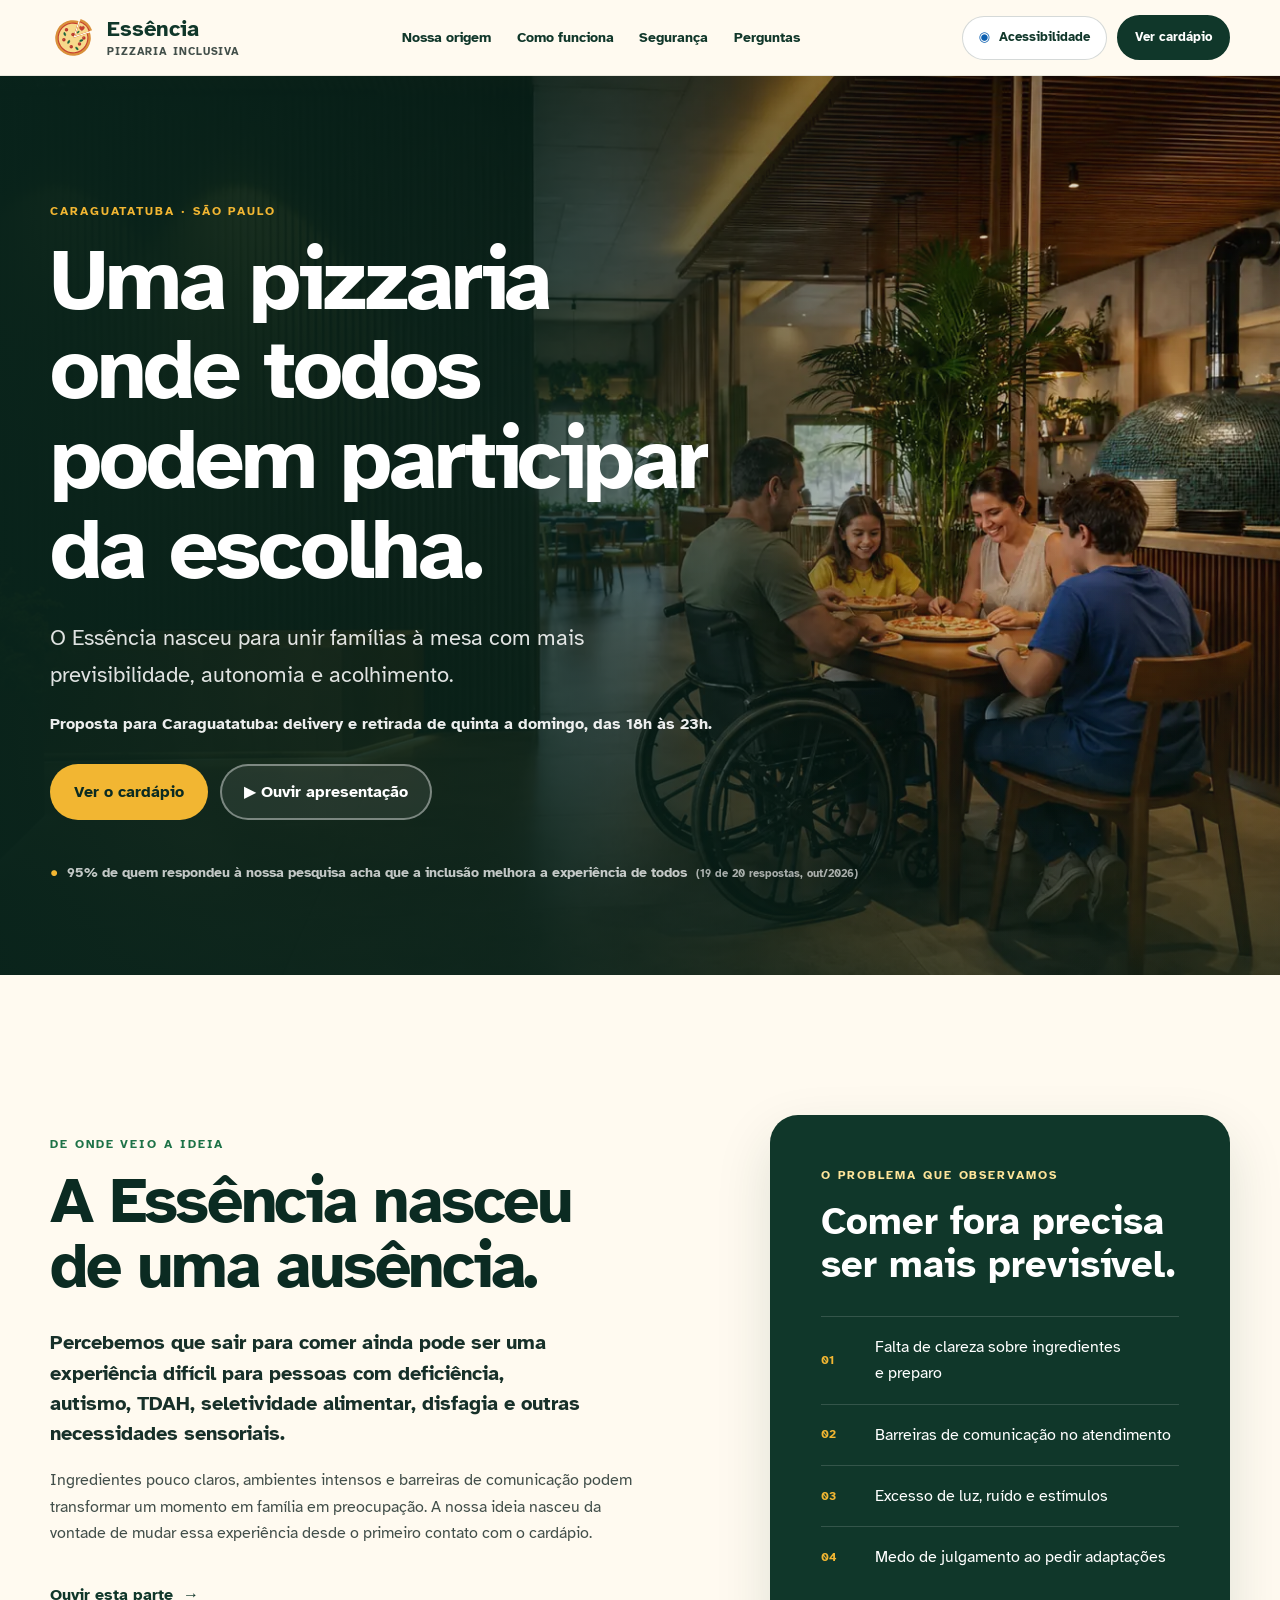
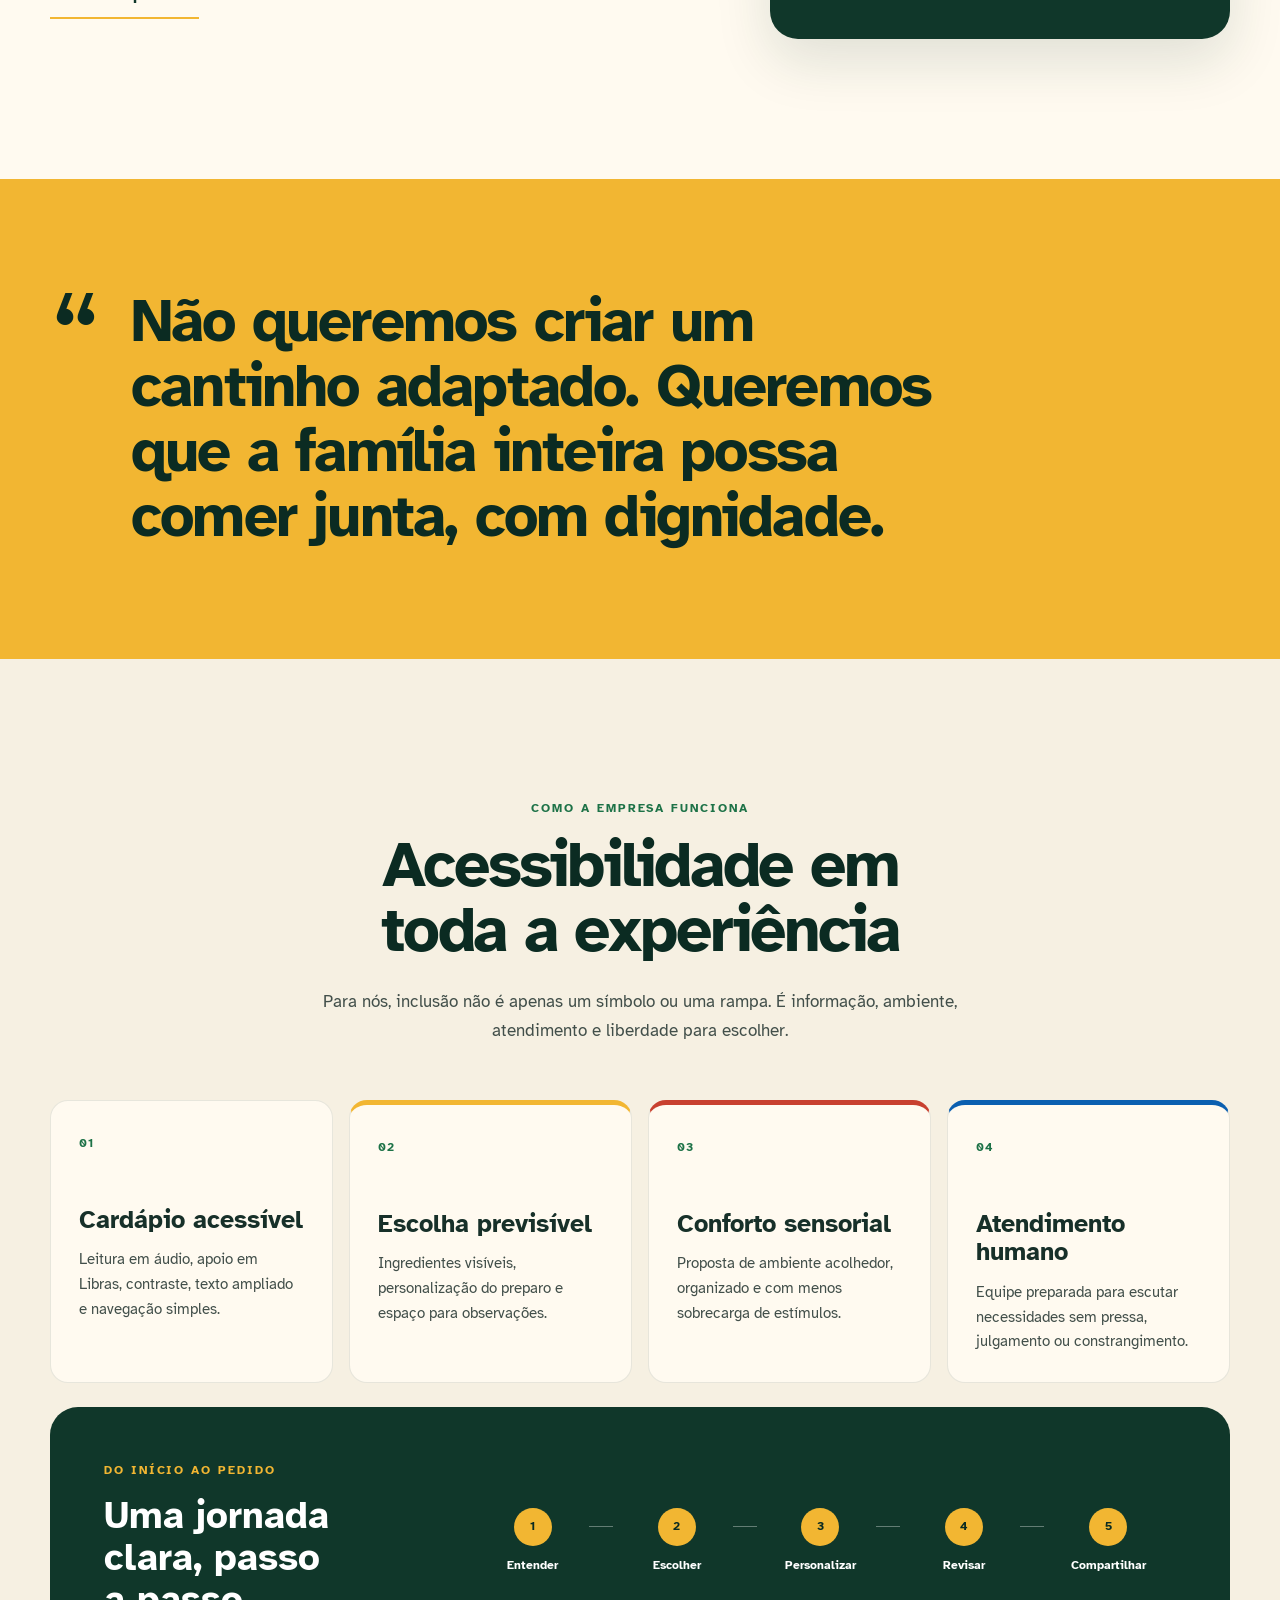
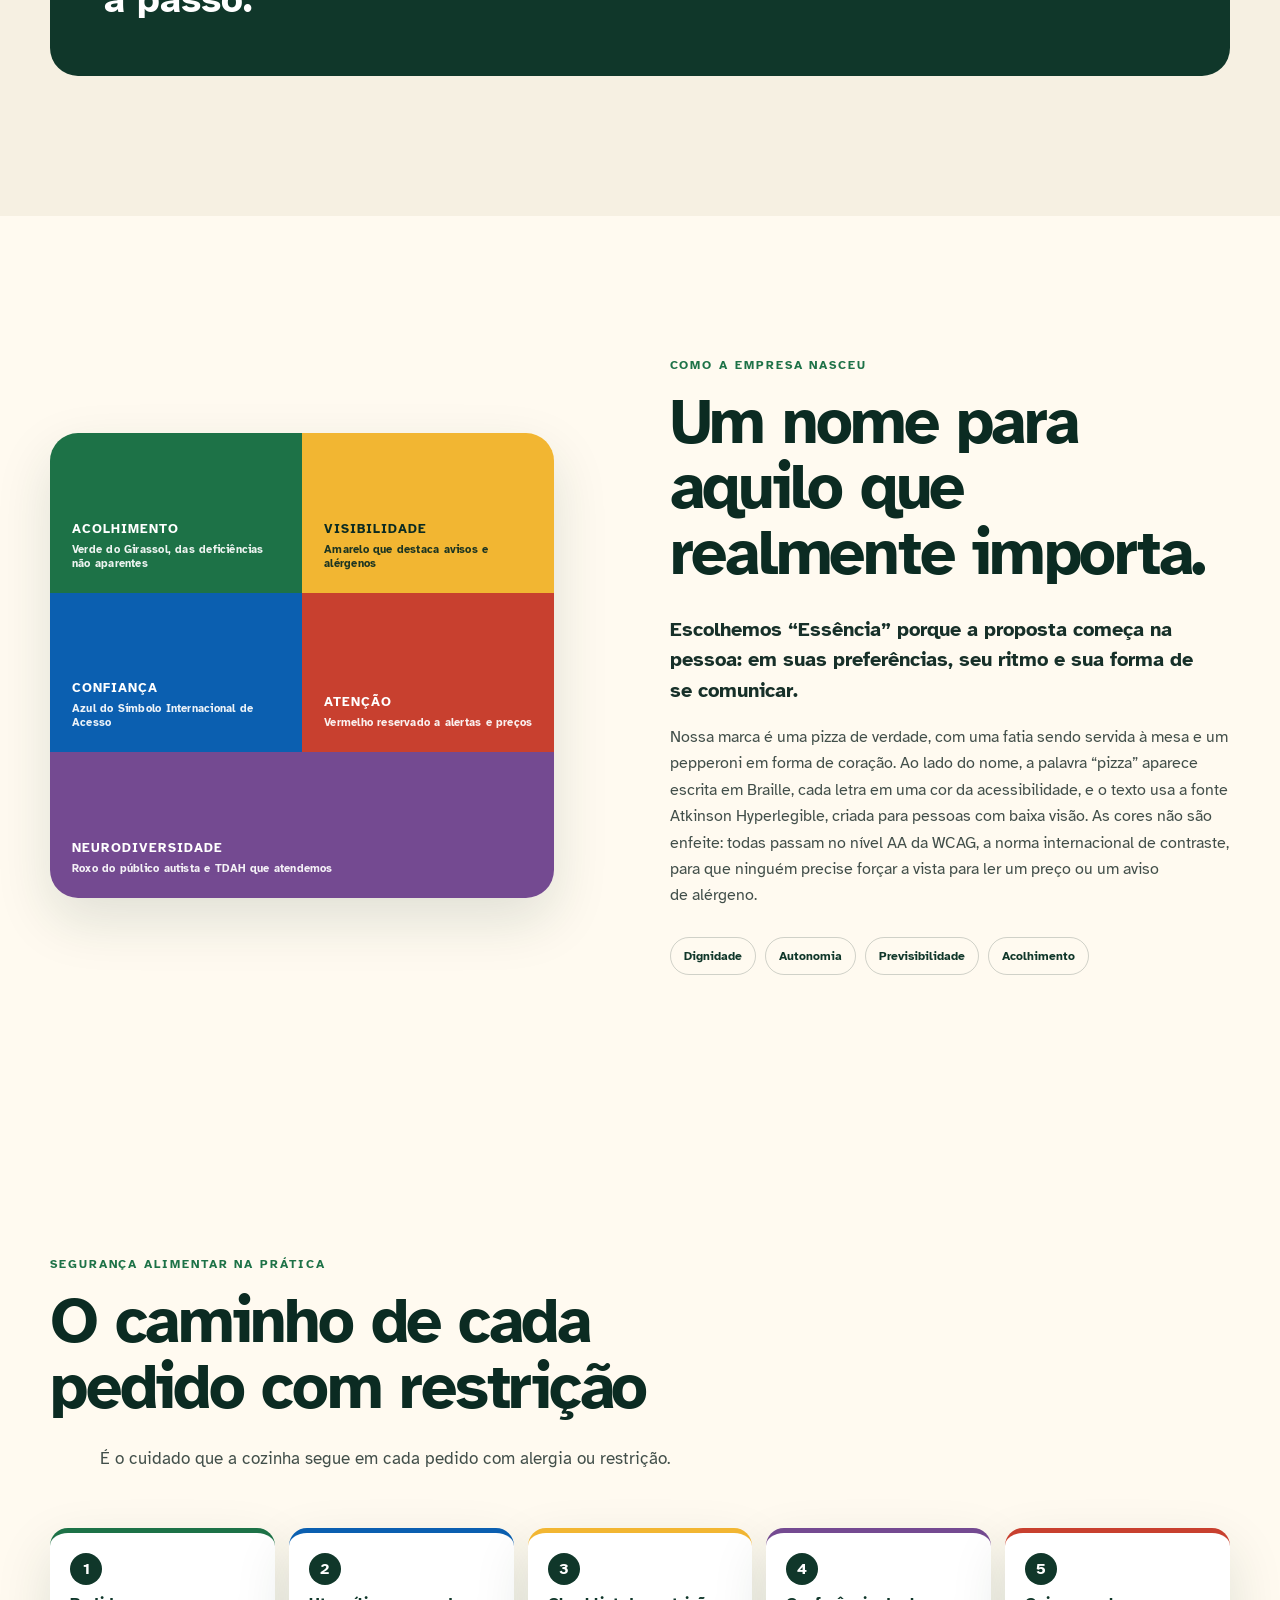
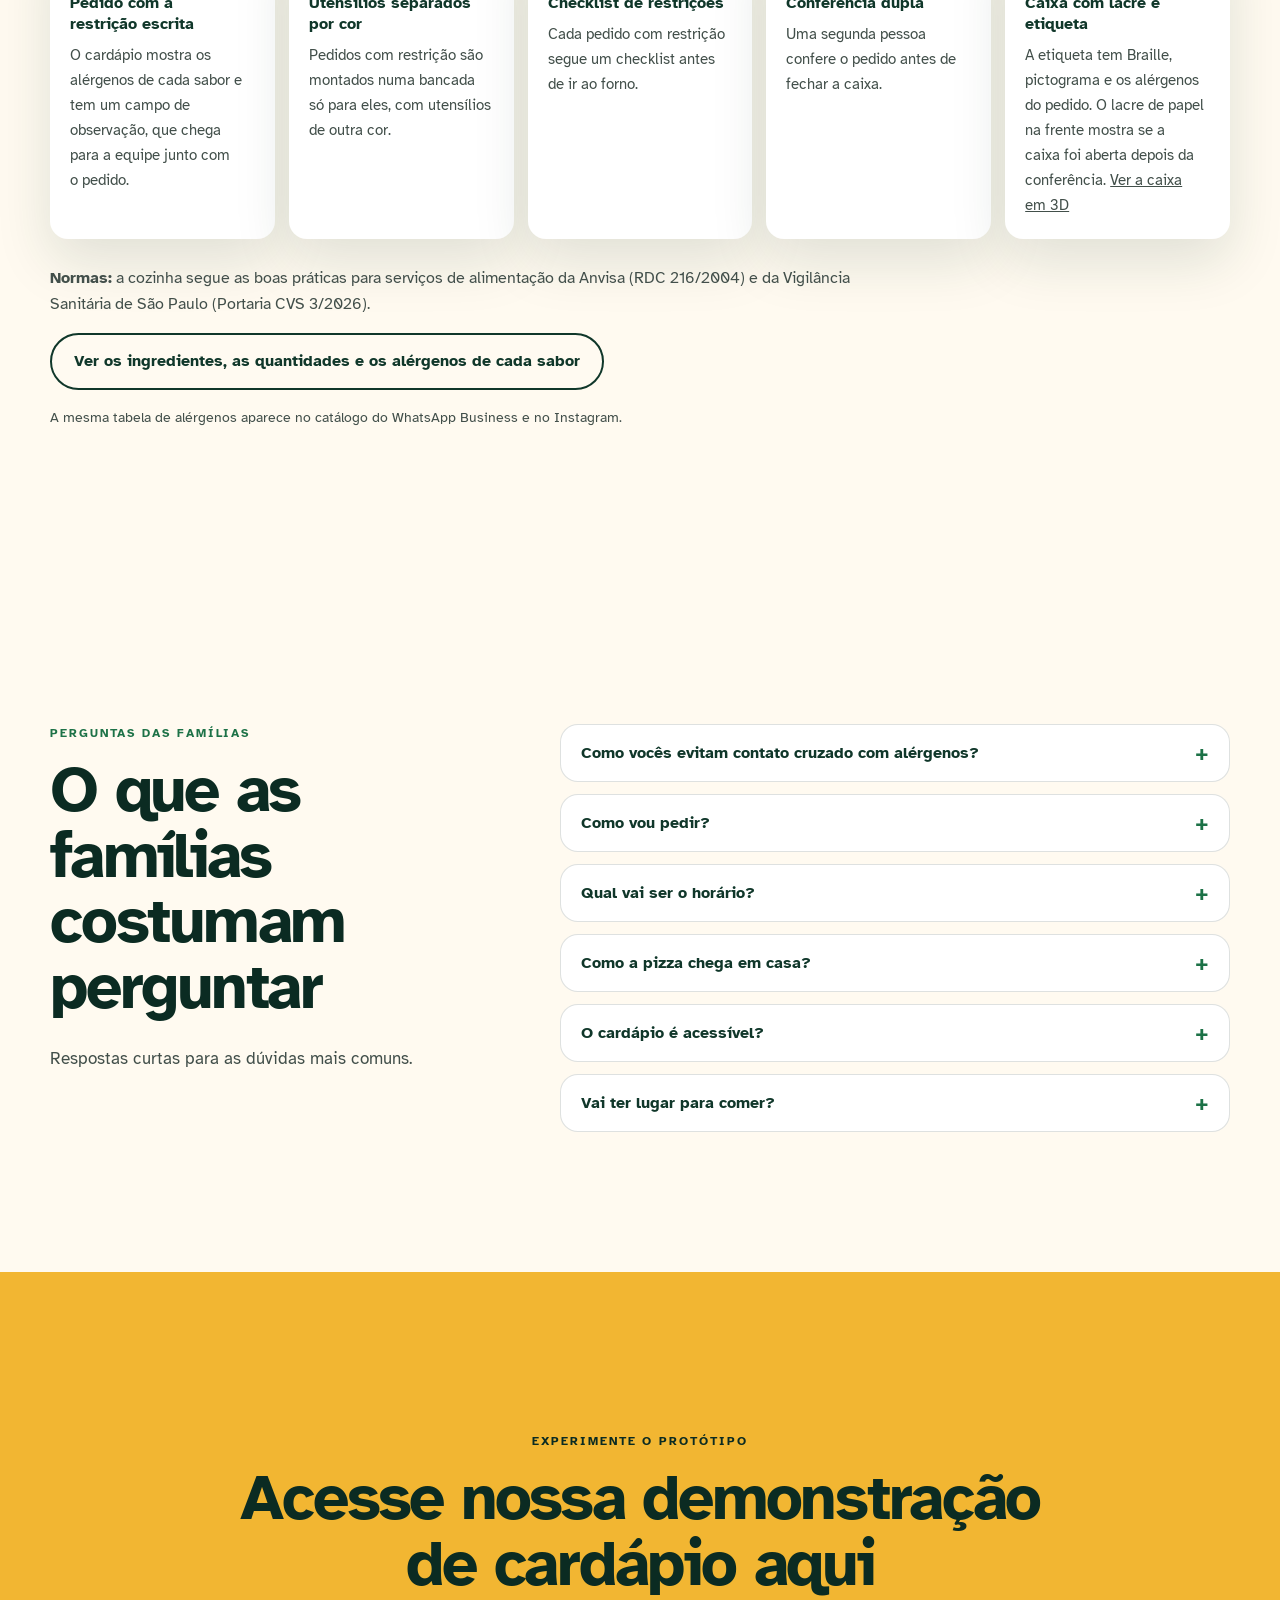
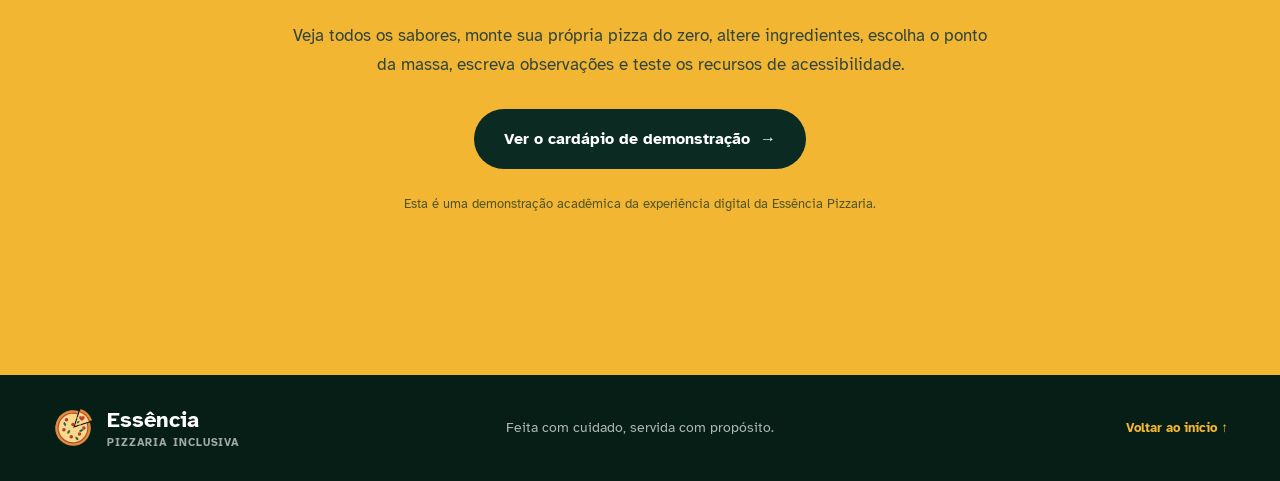
<file: index.html>
<!doctype html>
<html lang="pt-BR">
<head>
  <meta charset="utf-8">
  <meta name="viewport" content="width=device-width, initial-scale=1">
  <meta name="description" content="Pizzaria inclusiva em Caraguatatuba: cardápio com ingredientes e alérgenos à vista, áudio e Libras, delivery e retirada sem fila.">
  <meta name="theme-color" content="#173f31">
  <title>Pizzaria inclusiva em Caraguatatuba | Essência</title>
  <link rel="canonical" href="https://gg0185465-create.github.io/essencia-pizzaria/">
  <meta name="referrer" content="strict-origin-when-cross-origin">
  <meta property="og:type" content="website">
  <meta property="og:locale" content="pt_BR">
  <meta property="og:site_name" content="Essência Pizzaria">
  <meta property="og:title" content="Pizzaria inclusiva em Caraguatatuba | Essência">
  <meta property="og:description" content="Pizzaria inclusiva em Caraguatatuba: cardápio com ingredientes e alérgenos à vista, áudio e Libras, delivery e retirada sem fila.">
  <meta property="og:url" content="https://gg0185465-create.github.io/essencia-pizzaria/">
  <meta property="og:image" content="https://gg0185465-create.github.io/essencia-pizzaria/assets/og-essencia.jpg">
  <meta property="og:image:width" content="1200">
  <meta property="og:image:height" content="630">
  <meta property="og:image:alt" content="Essência, pizzaria inclusiva em Caraguatatuba: família à mesa com cadeira de rodas.">
  <meta name="twitter:card" content="summary_large_image">
  <link rel="icon" href="assets/logo-essencia-marca.svg" type="image/svg+xml">
  <link rel="apple-touch-icon" href="assets/logo-essencia-marca.svg">
  <link rel="preconnect" href="https://fonts.googleapis.com">
  <link rel="preconnect" href="https://fonts.gstatic.com" crossorigin>
  <link rel="stylesheet" href="https://fonts.googleapis.com/css2?family=Atkinson+Hyperlegible:ital,wght@0,400;0,700;1,400;1,700&display=swap">
  <link rel="stylesheet" href="styles.css">
  <link rel="stylesheet" href="movimento.css">
  <script type="application/ld+json">{"@context": "https://schema.org", "@type": "FAQPage", "mainEntity": [{"@type": "Question", "name": "Como vocês evitam contato cruzado com alérgenos?", "acceptedAnswer": {"@type": "Answer", "text": "Na proposta da cozinha, os utensílios são separados por cor, há uma bancada só para pedidos com restrição e cada pedido segue um checklist de restrições. Antes de fechar a caixa, uma segunda pessoa confere o pedido. Mesmo assim, retirar um ingrediente não elimina o risco de contato cruzado: escreva a alergia na observação do pedido."}}, {"@type": "Question", "name": "Como vou pedir?", "acceptedAnswer": {"@type": "Answer", "text": "Pelo WhatsApp, pelo iFood ou com retirada no balcão, com horário marcado e sem fila. No cardápio do site você vê cada ingrediente, a quantidade e os alérgenos antes de escolher."}}, {"@type": "Question", "name": "Qual vai ser o horário?", "acceptedAnswer": {"@type": "Answer", "text": "De quinta a domingo, das 18h às 23h. A massa é preparada à tarde."}}, {"@type": "Question", "name": "Como a pizza chega em casa?", "acceptedAnswer": {"@type": "Answer", "text": "Na caixa de papelão kraft com etiqueta em Braille, pictograma, os alérgenos do pedido e um lacre de papel na frente, que mostra se a caixa foi aberta depois da conferência na cozinha."}}, {"@type": "Question", "name": "O cardápio é acessível?", "acceptedAnswer": {"@type": "Answer", "text": "Sim. Ele tem leitura em áudio, tradutor de Libras (VLibras), texto maior, alto contraste e modo foco, e você pode montar a pizza do zero, ingrediente por ingrediente."}}, {"@type": "Question", "name": "Vai ter lugar para comer?", "acceptedAnswer": {"@type": "Answer", "text": "No começo, não: é delivery e retirada, mais a Noite Essência, um encontro por mês com som baixo e luz indireta em um espaço parceiro. Depois, a loja vai ter área tranquila, área pet, banheiros acessíveis, piso tátil e estacionamento."}}]}</script>
</head>
<body>
  <a class="skip-link" href="#conteudo">Pular para o conteúdo</a>
  <div class="reading-progress" aria-hidden="true"><span id="readingProgress"></span></div>

  <header class="site-header" aria-label="Cabeçalho principal">
    <a class="brand" href="#inicio" aria-label="Essência Pizzaria inclusiva, voltar ao início">
      <img class="brand-logo" src="assets/logo-essencia-marca.svg" alt="" width="46" height="46">
      <span><strong>Essência</strong><small>Pizzaria inclusiva</small></span>
    </a>

    <nav class="main-nav" aria-label="Navegação principal">
      <a href="#origem">Nossa origem</a>
      <a href="#funciona">Como funciona</a>
      <a href="#seguranca">Segurança</a>
      <a href="#perguntas">Perguntas</a>
    </nav>

    <div class="header-actions">
      <button class="access-button" id="openAccessibility" type="button" aria-haspopup="dialog">
        <span aria-hidden="true">◉</span> Acessibilidade
      </button>
      <a class="menu-button" href="cardapio/index.html">Ver cardápio</a>
    </div>
  </header>

  <main id="conteudo">
    <section class="hero" id="inicio" aria-labelledby="hero-title">
      <div class="hero-overlay"></div>
      <div class="hero-content container">
        <p class="eyebrow light">Caraguatatuba · São Paulo</p>
        <h1 id="hero-title">Uma pizzaria onde todos podem participar da escolha.</h1>
        <p class="hero-lead">O Essência nasceu para unir famílias à mesa com mais previsibilidade, autonomia e acolhimento.</p>
        <p class="hero-fact">Proposta para Caraguatatuba: delivery e retirada de quinta a domingo, das 18h às 23h.</p>
        <div class="hero-actions">
          <a class="button primary" href="cardapio/index.html">Ver o cardápio</a>
          <button class="button ghost speech-trigger" type="button" data-speech="intro">▶ Ouvir apresentação</button>
        </div>
        <p class="hero-note"><span aria-hidden="true">●</span> 95% de quem respondeu à nossa pesquisa acha que a inclusão melhora a experiência de todos <small>(19 de 20 respostas, out/2026)</small></p>
      </div>
    </section>

    <section class="section origin" id="origem" aria-labelledby="origin-title">
      <div class="container two-columns">
        <div class="story-copy">
          <p class="eyebrow">De onde veio a ideia</p>
          <h2 id="origin-title">A Essência nasceu de uma ausência.</h2>
          <p class="lead">Percebemos que sair para comer ainda pode ser uma experiência difícil para pessoas com deficiência, autismo, TDAH, seletividade alimentar, disfagia e outras necessidades sensoriais.</p>
          <p>Ingredientes pouco claros, ambientes intensos e barreiras de comunicação podem transformar um momento em família em preocupação. A nossa ideia nasceu da vontade de mudar essa experiência desde o primeiro contato com o cardápio.</p>
          <button class="text-button speech-trigger" type="button" data-speech="origem">Ouvir esta parte <span aria-hidden="true">→</span></button>
        </div>

        <aside class="problem-card" aria-labelledby="problem-title">
          <p class="eyebrow dark">O problema que observamos</p>
          <h3 id="problem-title">Comer fora precisa ser mais previsível.</h3>
          <ul class="check-list">
            <li><span aria-hidden="true">01</span> Falta de clareza sobre ingredientes e preparo</li>
            <li><span aria-hidden="true">02</span> Barreiras de comunicação no atendimento</li>
            <li><span aria-hidden="true">03</span> Excesso de luz, ruído e estímulos</li>
            <li><span aria-hidden="true">04</span> Medo de julgamento ao pedir adaptações</li>
          </ul>
        </aside>
      </div>
    </section>

    <section class="belief" aria-label="Nossa convicção">
      <div class="container belief-inner">
        <span class="quote-mark" aria-hidden="true">“</span>
        <blockquote>Não queremos criar um cantinho adaptado. Queremos que a família inteira possa comer junta, com dignidade.</blockquote>
      </div>
    </section>

    <section class="section how" id="funciona" aria-labelledby="how-title">
      <div class="container">
        <div class="section-heading centered">
          <p class="eyebrow">Como a empresa funciona</p>
          <h2 id="how-title">Acessibilidade em toda a experiência</h2>
          <p>Para nós, inclusão não é apenas um símbolo ou uma rampa. É informação, ambiente, atendimento e liberdade para escolher.</p>
        </div>

        <div class="feature-grid">
          <article class="feature-card">
            <span class="feature-number">01</span>
            <h3>Cardápio acessível</h3>
            <p>Leitura em áudio, apoio em Libras, contraste, texto ampliado e navegação simples.</p>
          </article>
          <article class="feature-card">
            <span class="feature-number">02</span>
            <h3>Escolha previsível</h3>
            <p>Ingredientes visíveis, personalização do preparo e espaço para observações.</p>
          </article>
          <article class="feature-card">
            <span class="feature-number">03</span>
            <h3>Conforto sensorial</h3>
            <p>Proposta de ambiente acolhedor, organizado e com menos sobrecarga de estímulos.</p>
          </article>
          <article class="feature-card">
            <span class="feature-number">04</span>
            <h3>Atendimento humano</h3>
            <p>Equipe preparada para escutar necessidades sem pressa, julgamento ou constrangimento.</p>
          </article>
        </div>

        <div class="experience-flow" aria-labelledby="flow-title">
          <div>
            <p class="eyebrow light">Do início ao pedido</p>
            <h3 id="flow-title">Uma jornada clara, passo a passo.</h3>
          </div>
          <ol>
            <li><span>1</span> Entender</li>
            <li><span>2</span> Escolher</li>
            <li><span>3</span> Personalizar</li>
            <li><span>4</span> Revisar</li>
            <li><span>5</span> Compartilhar</li>
          </ol>
        </div>
      </div>
    </section>

    <section class="section identity" id="nascimento" aria-labelledby="identity-title">
      <div class="container two-columns identity-grid">
        <div class="identity-visual" aria-label="Paleta de acessibilidade da Essência e o que cada cor representa">
          <div class="color-band green">Acolhimento<small>Verde do Girassol, das deficiências não aparentes</small></div>
          <div class="color-band yellow">Visibilidade<small>Amarelo que destaca avisos e alérgenos</small></div>
          <div class="color-band blue">Confiança<small>Azul do Símbolo Internacional de Acesso</small></div>
          <div class="color-band red">Atenção<small>Vermelho reservado a alertas e preços</small></div>
          <div class="color-band purple">Neurodiversidade<small>Roxo do público autista e TDAH que atendemos</small></div>
        </div>
        <div class="story-copy">
          <p class="eyebrow">Como a empresa nasceu</p>
          <h2 id="identity-title">Um nome para aquilo que realmente importa.</h2>
          <p class="lead">Escolhemos “Essência” porque a proposta começa na pessoa: em suas preferências, seu ritmo e sua forma de se comunicar.</p>
          <p>Nossa marca é uma pizza de verdade, com uma fatia sendo servida à mesa e um pepperoni em forma de coração. Ao lado do nome, a palavra “pizza” aparece escrita em Braille, cada letra em uma cor da acessibilidade, e o texto usa a fonte Atkinson Hyperlegible, criada para pessoas com baixa visão. As cores não são enfeite: todas passam no nível AA da WCAG, a norma internacional de contraste, para que ninguém precise forçar a vista para ler um preço ou um aviso de alérgeno.</p>
          <div class="values" aria-label="Valores da Essência Pizzaria">
            <span>Dignidade</span><span>Autonomia</span><span>Previsibilidade</span><span>Acolhimento</span>
          </div>
        </div>
      </div>
    </section>

    <section class="section seguranca" id="seguranca" aria-labelledby="seguranca-title">
      <div class="container">
        <div class="section-heading">
          <p class="eyebrow">Segurança alimentar na prática</p>
          <h2 id="seguranca-title">O caminho de cada pedido com restrição</h2>
          <p>É o cuidado que a cozinha segue em cada pedido com alergia ou restrição.</p>
        </div>
        <ol class="protocolo">
          <li><b>1</b><strong>Pedido com a restrição escrita</strong><span>O cardápio mostra os alérgenos de cada sabor e tem um campo de observação, que chega para a equipe junto com o pedido.</span></li>
          <li><b>2</b><strong>Utensílios separados por cor</strong><span>Pedidos com restrição são montados numa bancada só para eles, com utensílios de outra cor.</span></li>
          <li><b>3</b><strong>Checklist de restrições</strong><span>Cada pedido com restrição segue um checklist antes de ir ao forno.</span></li>
          <li><b>4</b><strong>Conferência dupla</strong><span>Uma segunda pessoa confere o pedido antes de fechar a caixa.</span></li>
          <li><b>5</b><strong>Caixa com lacre e etiqueta</strong><span>A etiqueta tem Braille, pictograma e os alérgenos do pedido. O lacre de papel na frente mostra se a caixa foi aberta depois da conferência. <a href="embalagem-3d.html">Ver a caixa em 3D</a></span></li>
        </ol>
        <div class="seguranca-rodape">
          <p><strong>Normas:</strong> a cozinha segue as boas práticas para serviços de alimentação da Anvisa (RDC 216/2004) e da Vigilância Sanitária de São Paulo (Portaria CVS 3/2026).</p>
          <p class="seguranca-links"><a class="button ghost" href="cardapio/index.html#cardapio">Ver os ingredientes, as quantidades e os alérgenos de cada sabor</a></p>
          <p class="small-print">A mesma tabela de alérgenos aparece no catálogo do WhatsApp Business e no Instagram.</p>
        </div>
      </div>
    </section>

    <section class="section faq" id="perguntas" aria-labelledby="faq-title">
      <div class="container faq-inner">
        <div class="section-heading">
          <p class="eyebrow">Perguntas das famílias</p>
          <h2 id="faq-title">O que as famílias costumam perguntar</h2>
          <p>Respostas curtas para as dúvidas mais comuns.</p>
        </div>
        <div class="faq-list">
          <details>
            <summary>Como vocês evitam contato cruzado com alérgenos?</summary>
            <p>Na proposta da cozinha, os utensílios são separados por cor, há uma bancada só para pedidos com restrição e cada pedido segue um checklist de restrições. Antes de fechar a caixa, uma segunda pessoa confere o pedido. Mesmo assim, retirar um ingrediente não elimina o risco de contato cruzado: escreva a alergia na observação do pedido.</p>
          </details>
          <details>
            <summary>Como vou pedir?</summary>
            <p>Pelo WhatsApp, pelo iFood ou com retirada no balcão, com horário marcado e sem fila. No cardápio do site você vê cada ingrediente, a quantidade e os alérgenos antes de escolher.</p>
          </details>
          <details>
            <summary>Qual vai ser o horário?</summary>
            <p>De quinta a domingo, das 18h às 23h. A massa é preparada à tarde.</p>
          </details>
          <details>
            <summary>Como a pizza chega em casa?</summary>
            <p>Na caixa de papelão kraft com etiqueta em Braille, pictograma, os alérgenos do pedido e um lacre de papel na frente, que mostra se a caixa foi aberta depois da conferência na cozinha.</p>
          </details>
          <details>
            <summary>O cardápio é acessível?</summary>
            <p>Sim. Ele tem leitura em áudio, tradutor de Libras (VLibras), texto maior, alto contraste e modo foco, e você pode montar a pizza do zero, ingrediente por ingrediente.</p>
          </details>
          <details>
            <summary>Vai ter lugar para comer?</summary>
            <p>No começo, não: é delivery e retirada, mais a Noite Essência, um encontro por mês com som baixo e luz indireta em um espaço parceiro. Depois, a loja vai ter área tranquila, área pet, banheiros acessíveis, piso tátil e estacionamento.</p>
          </details>
        </div>
      </div>
    </section>

    <section class="final-cta" id="demonstracao" aria-labelledby="cta-title">
      <div class="container cta-inner">
        <p class="eyebrow">Experimente o protótipo</p>
        <h2 id="cta-title">Acesse nossa demonstração de cardápio aqui</h2>
        <p>Veja todos os sabores, monte sua própria pizza do zero, altere ingredientes, escolha o ponto da massa, escreva observações e teste os recursos de acessibilidade.</p>
        <a class="button primary large" href="cardapio/index.html">Ver o cardápio de demonstração <span aria-hidden="true">→</span></a>
        <small>Esta é uma demonstração acadêmica da experiência digital da Essência Pizzaria.</small>
      </div>
    </section>
  </main>

  <footer>
    <div class="container footer-inner">
      <a class="brand footer-brand" href="#inicio"><img class="brand-logo" src="assets/logo-essencia-marca.svg" alt="" width="46" height="46"><span><strong>Essência</strong><small>Pizzaria inclusiva</small></span></a>
      <p>Feita com cuidado, servida com propósito.</p>
      <a href="#inicio">Voltar ao início ↑</a>
    </div>
  </footer>

  <dialog class="access-dialog" id="accessDialog" aria-labelledby="accessTitle">
    <div class="dialog-header">
      <div><p class="eyebrow">Preferências de leitura</p><h2 id="accessTitle">Como você quer acompanhar?</h2></div>
      <button class="icon-button" id="closeAccessibility" type="button" aria-label="Fechar opções de acessibilidade">×</button>
    </div>
    <p class="dialog-intro">Escolha os recursos que deixam a leitura mais confortável. Suas preferências ficam ativas no cardápio.</p>
    <div class="access-options">
      <button type="button" id="readPage"><span class="option-icon" aria-hidden="true">▶</span><span><strong>Áudio + texto</strong><small>Ouvir o conteúdo principal da página</small></span></button>
      <button type="button" id="openLibras"><span class="option-icon" aria-hidden="true">✋</span><span><strong>Libras + texto</strong><small>Abrir o tradutor no canto da tela</small></span></button>
      <button type="button" id="toggleFont" aria-pressed="false"><span class="option-icon" aria-hidden="true">A+</span><span><strong>Texto maior</strong><small>Aumentar o tamanho das letras</small></span></button>
      <button type="button" id="toggleContrast" aria-pressed="false"><span class="option-icon contrast-icon" aria-hidden="true">◐</span><span><strong>Alto contraste</strong><small>Aumentar a diferença entre as cores</small></span></button>
      <button type="button" id="toggleFocus" aria-pressed="false"><span class="option-icon" aria-hidden="true">◎</span><span><strong>Modo foco</strong><small>Reduzir movimentos e elementos decorativos</small></span></button>
    </div>
    <button class="button stop-audio" id="stopAudio" type="button">Parar áudio</button>
  </dialog>

  <div class="toast" id="toast" role="status" aria-live="polite"></div>

  <div vw class="enabled" role="region" aria-label="Tradutor de Libras">
    <div vw-access-button class="active"></div>
    <div vw-plugin-wrapper><div class="vw-plugin-top-wrapper"></div></div>
  </div>
  <script src="https://vlibras.gov.br/app/vlibras-plugin.js" defer></script>
  <script src="app.js"></script>
  <script src="movimento.js"></script>
</body>
</html>
</file>
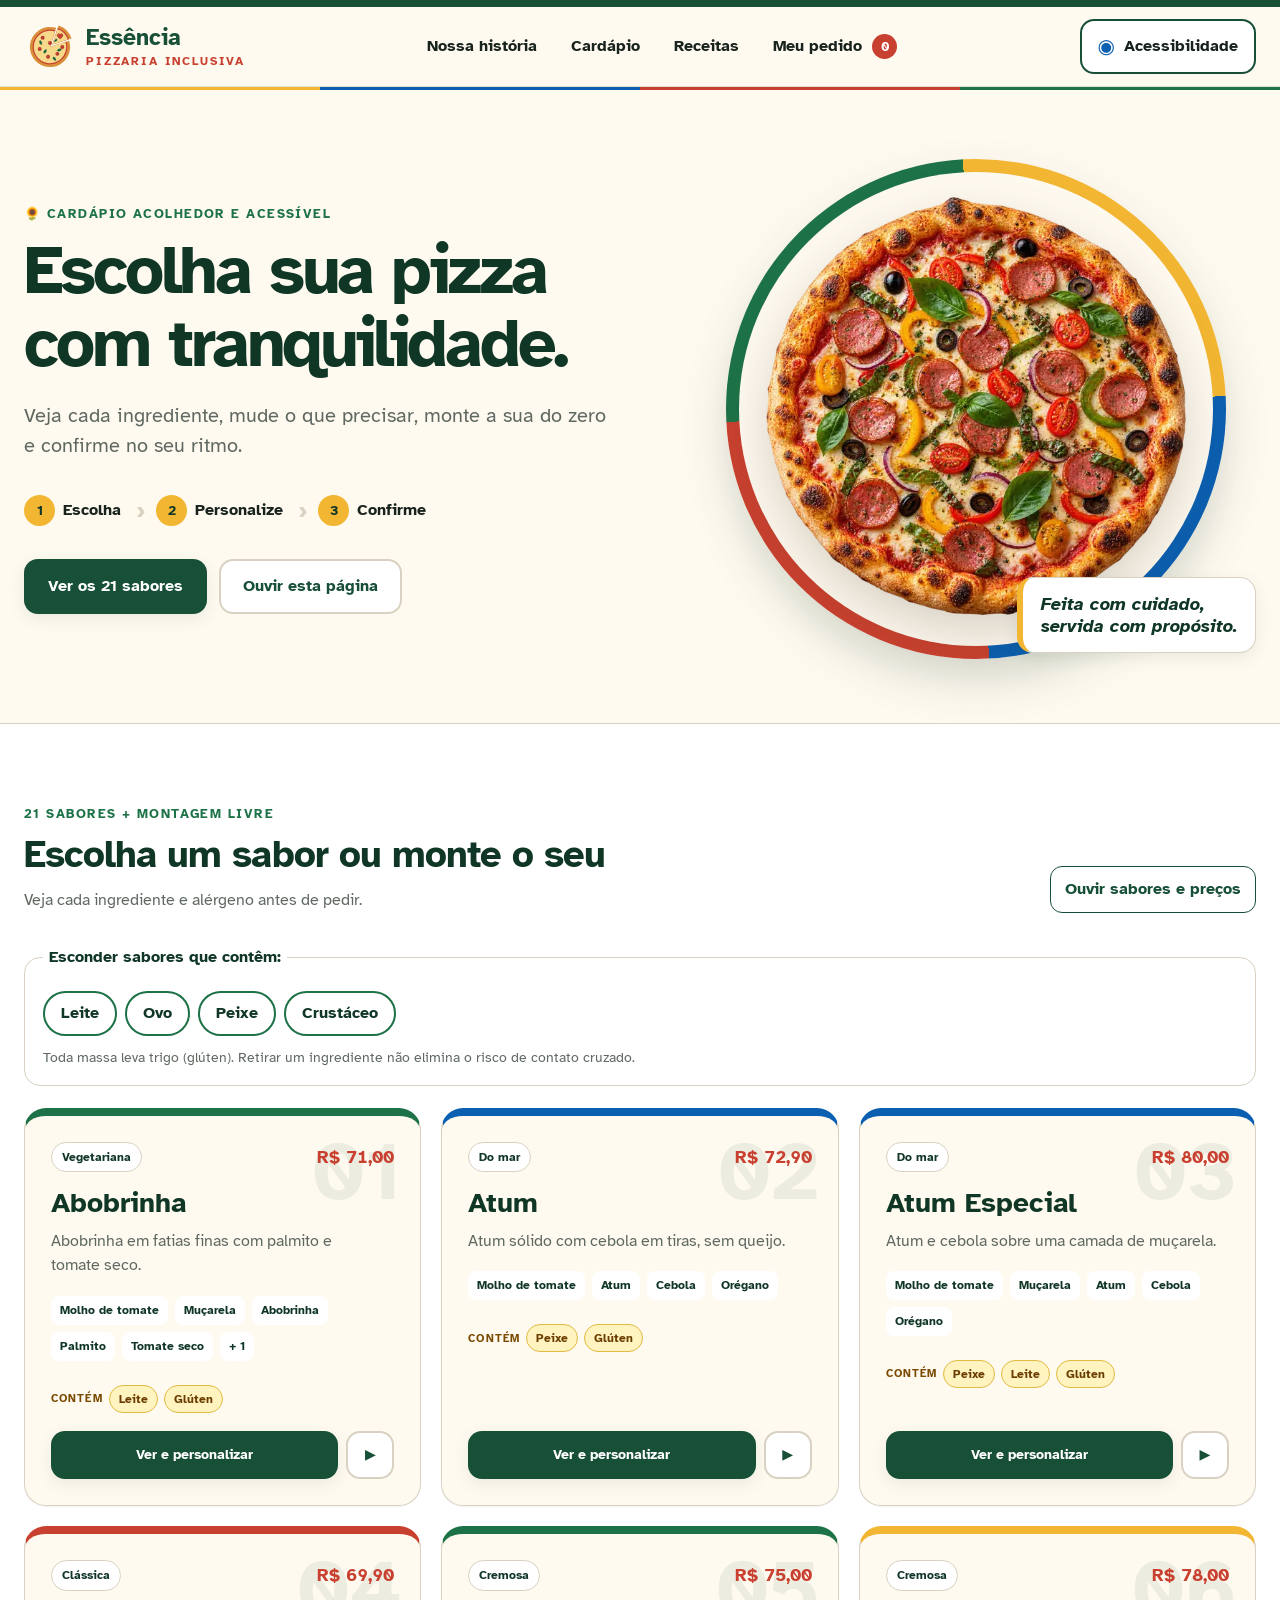
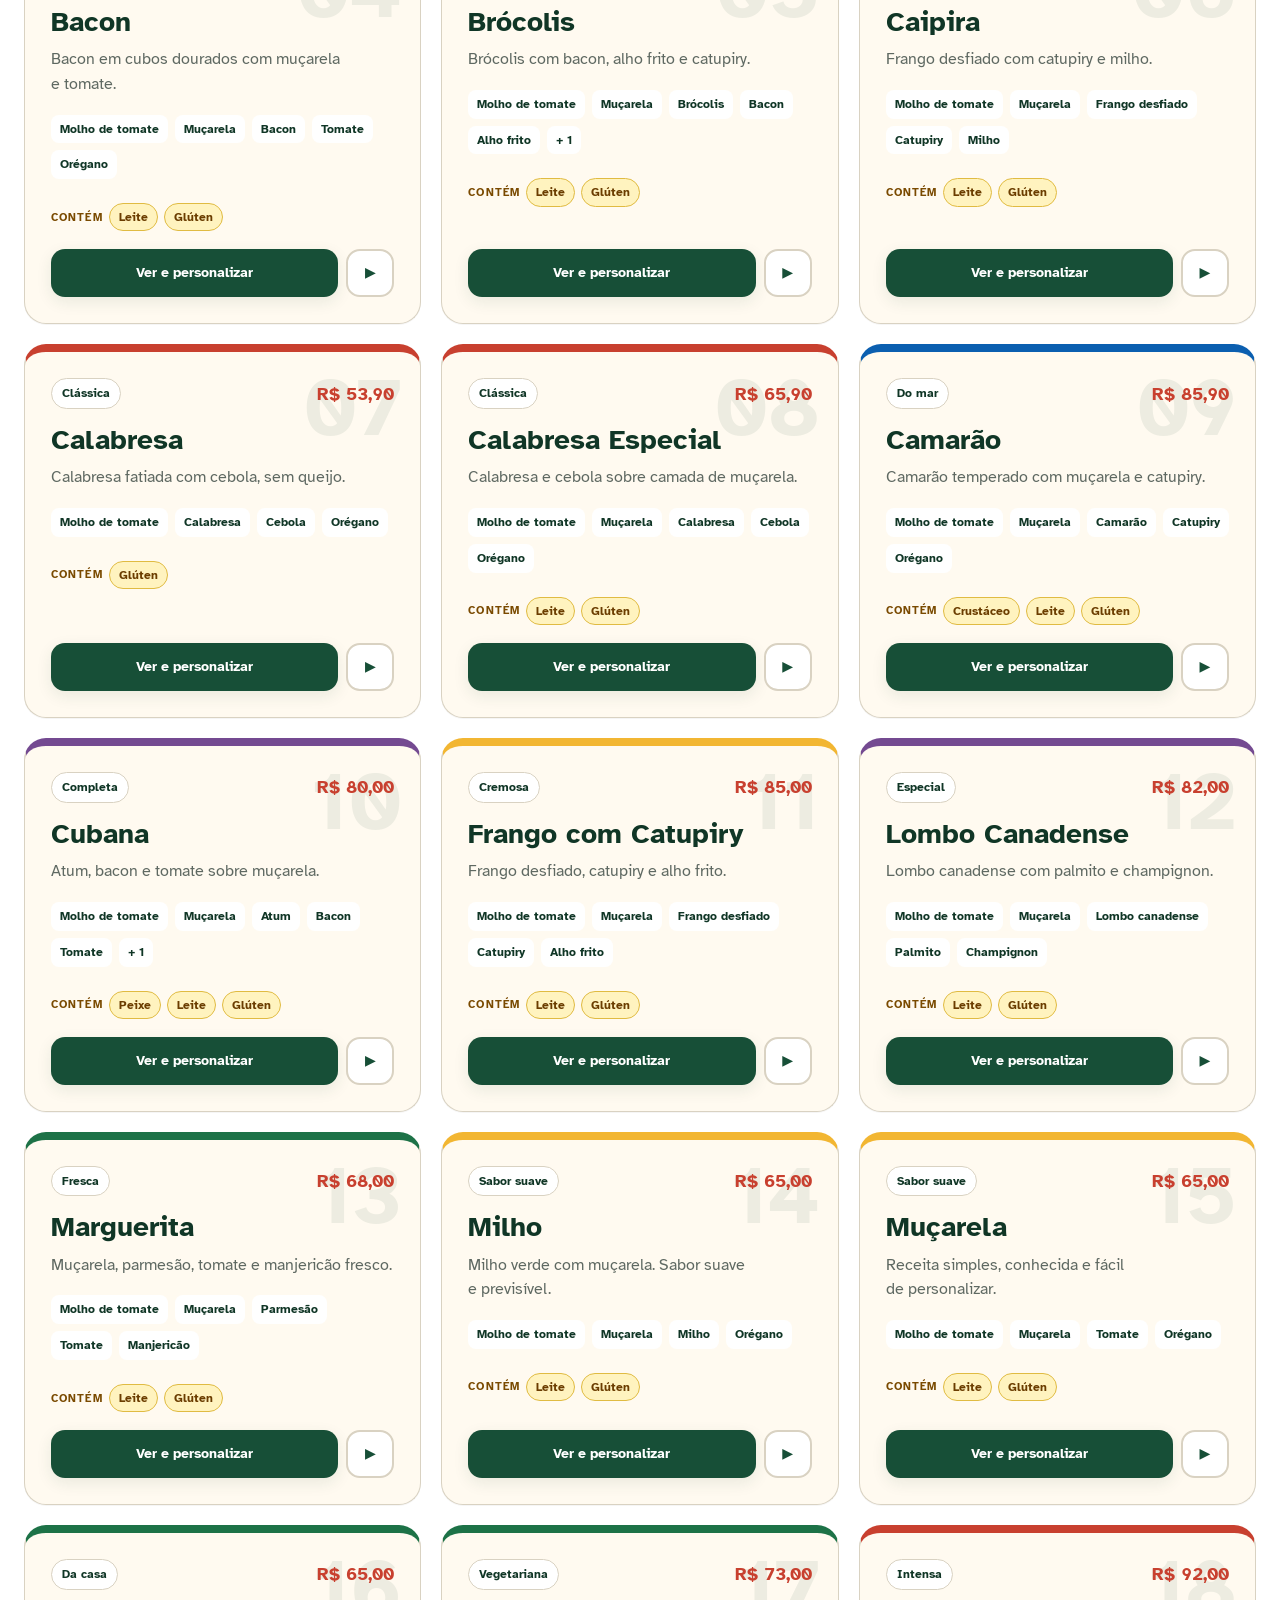
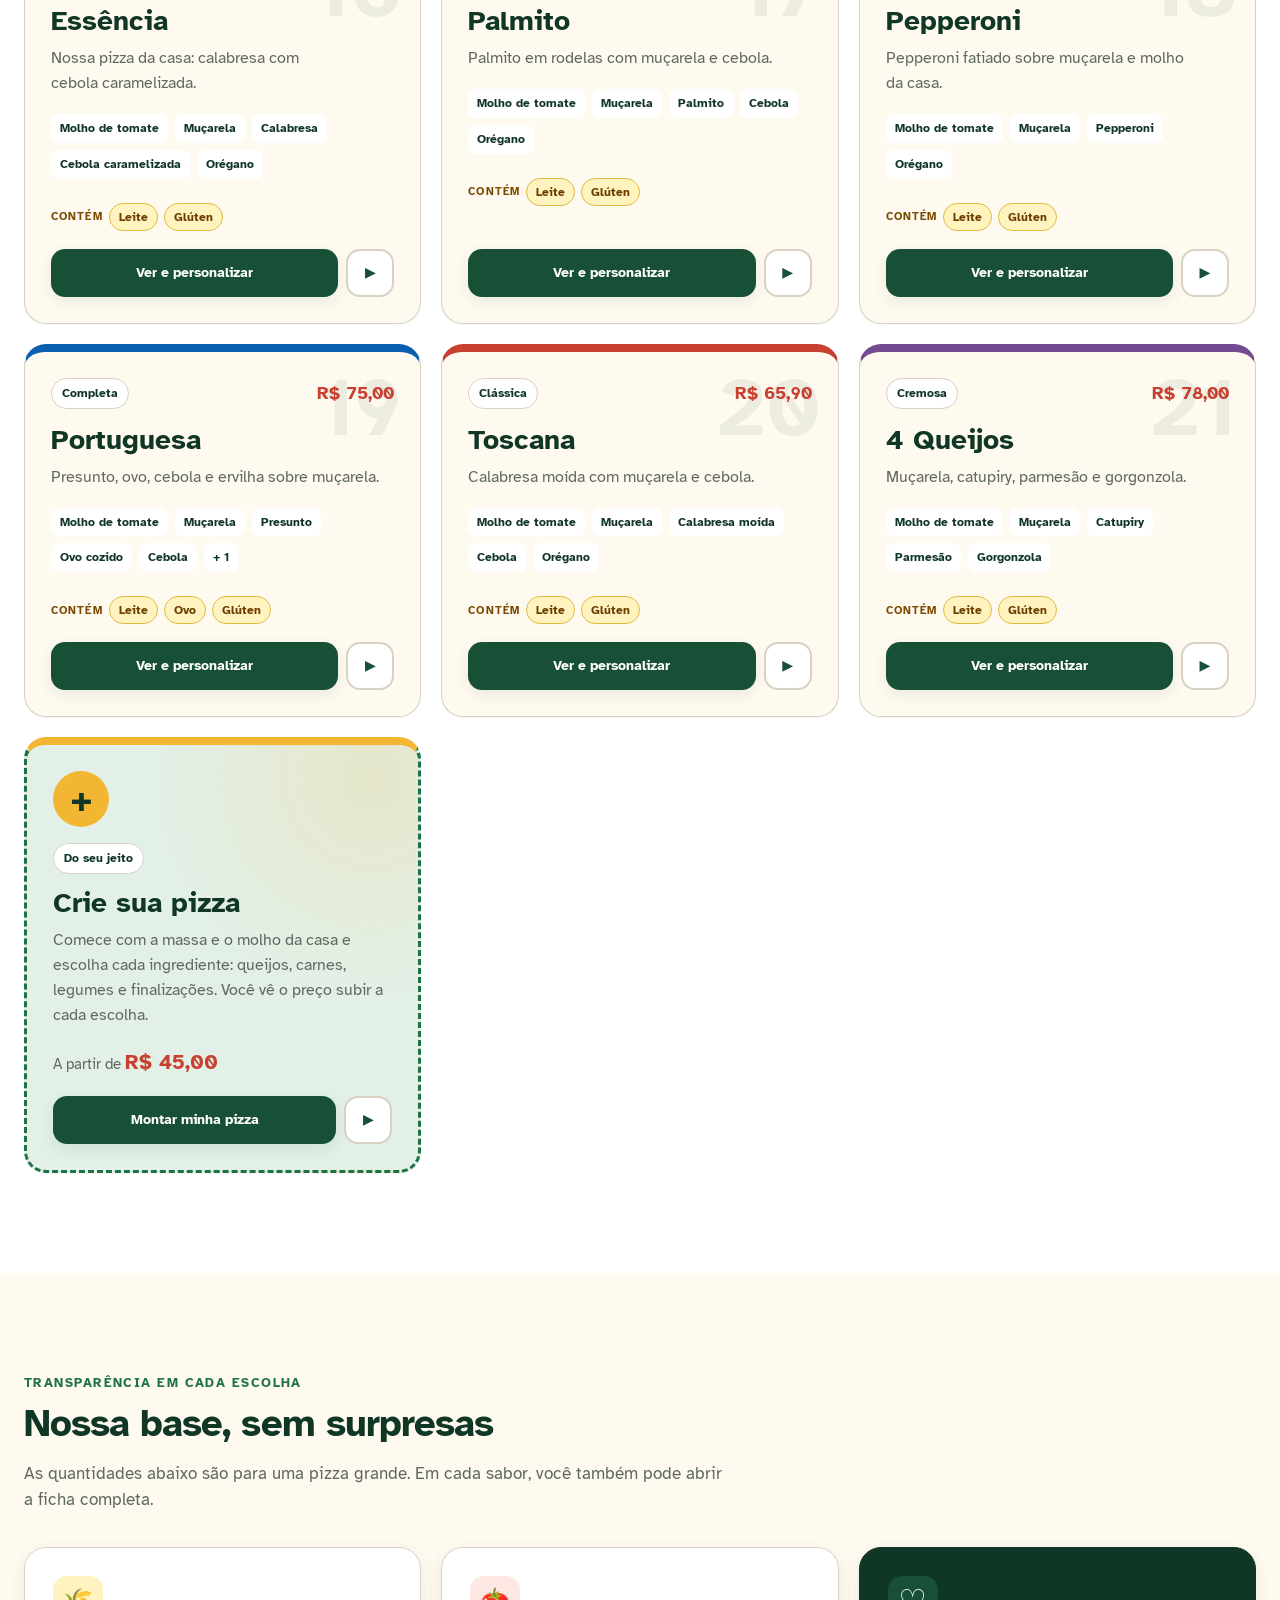
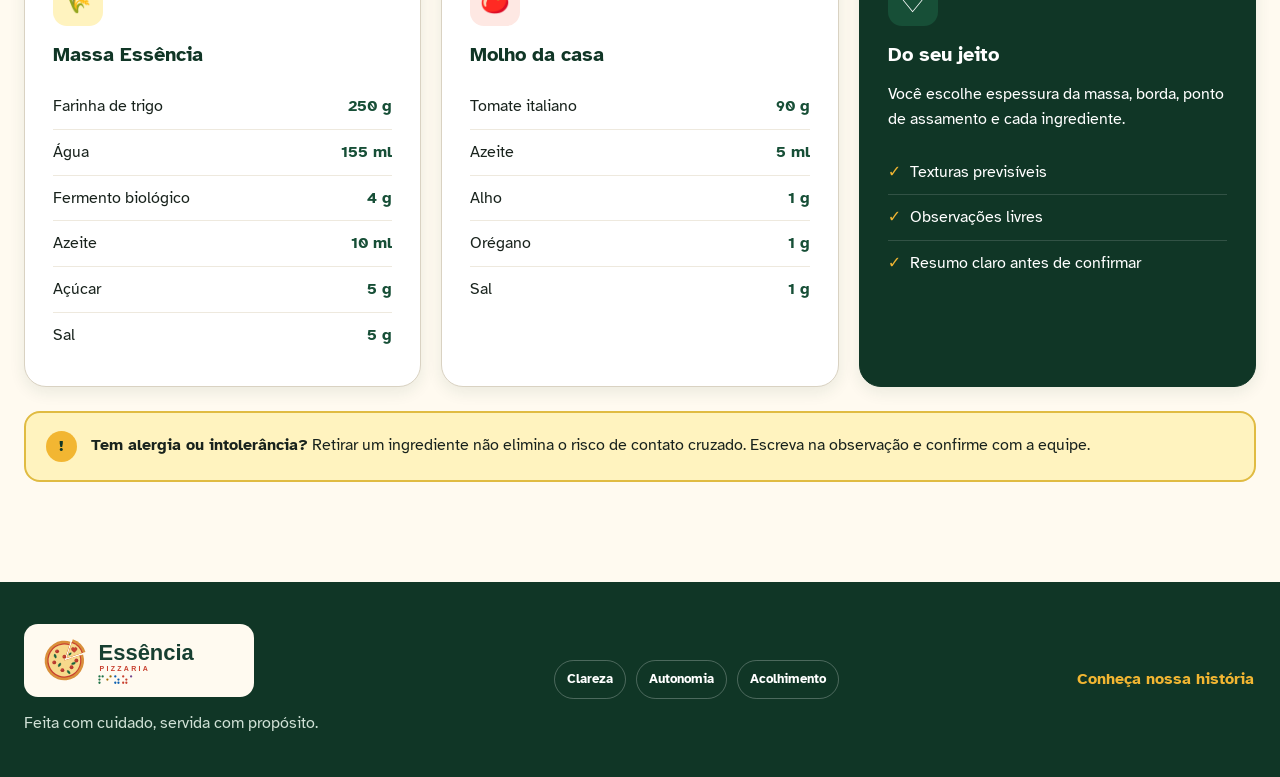
<file: cardapio/index.html>
<!doctype html>
<html lang="pt-BR">
  <head>
    <meta charset="UTF-8" />
    <meta name="viewport" content="width=device-width, initial-scale=1.0, viewport-fit=cover" />
    <meta name="theme-color" content="#10372a" />
    <meta
      name="description"
      content="Cardápio acessível e personalizável da Essência Pizzaria. Escolha ingredientes, monte sua própria pizza e use os recursos de leitura."
    />
    <title>Cardápio acessível com alérgenos | Essência Pizzaria</title>
    <link rel="canonical" href="https://gg0185465-create.github.io/essencia-pizzaria/cardapio/index.html">
  <meta name="referrer" content="strict-origin-when-cross-origin">
  <meta property="og:type" content="website">
  <meta property="og:locale" content="pt_BR">
  <meta property="og:site_name" content="Essência Pizzaria">
  <meta property="og:title" content="Cardápio acessível com alérgenos | Essência Pizzaria">
  <meta property="og:description" content="Cardápio acessível e personalizável da Essência Pizzaria. Escolha ingredientes, monte sua própria pizza e use os recursos de leitura.">
  <meta property="og:url" content="https://gg0185465-create.github.io/essencia-pizzaria/cardapio/index.html">
  <meta property="og:image" content="https://gg0185465-create.github.io/essencia-pizzaria/assets/og-essencia.jpg">
  <meta property="og:image:width" content="1200">
  <meta property="og:image:height" content="630">
  <meta property="og:image:alt" content="Essência, pizzaria inclusiva em Caraguatatuba: família à mesa com cadeira de rodas.">
  <meta name="twitter:card" content="summary_large_image">
  <link rel="icon" href="../assets/logo-essencia-marca.svg" type="image/svg+xml" />
    <link rel="apple-touch-icon" href="../assets/logo-essencia-marca.svg" />
    <link rel="preconnect" href="https://fonts.googleapis.com">
  <link rel="preconnect" href="https://fonts.gstatic.com" crossorigin>
  <link rel="stylesheet" href="https://fonts.googleapis.com/css2?family=Atkinson+Hyperlegible:ital,wght@0,400;0,700;1,400;1,700&display=swap">
  <link rel="stylesheet" href="styles.css" />
  </head>
  <body>
    <a class="skip-link" href="#cardapio">Ir direto para o cardápio</a>

    <header class="site-header">
      <a class="brand" href="../index.html" aria-label="Essência Pizzaria — nossa história">
        <img class="brand-logo" src="../assets/logo-essencia-marca.svg" alt="" width="52" height="52" />
        <span><strong>Essência</strong><small>Pizzaria inclusiva</small></span>
      </a>

      <nav class="main-nav" aria-label="Navegação principal">
        <a href="../index.html">Nossa história</a>
        <a href="#cardapio">Cardápio</a>
        <a href="#receitas">Receitas</a>
        <button class="nav-cart" id="open-cart" type="button" aria-label="Abrir meu pedido, nenhum item">
          Meu pedido <span id="cart-count" aria-hidden="true">0</span>
        </button>
      </nav>

      <button class="access-trigger" id="open-access" type="button" aria-haspopup="dialog">
        <span aria-hidden="true">◉</span>
        <span>Acessibilidade</span>
      </button>
    </header>

    <main id="inicio">
      <section class="hero" aria-labelledby="hero-title">
        <div class="hero-copy">
          <p class="eyebrow"><span aria-hidden="true">🌻</span> Cardápio acolhedor e acessível</p>
          <h1 id="hero-title">Escolha sua pizza com tranquilidade.</h1>
          <p class="hero-lead">Veja cada ingrediente, mude o que precisar, monte a sua do zero e confirme no seu ritmo.</p>

          <ol class="order-steps" aria-label="Etapas do pedido">
            <li><span>1</span> Escolha</li>
            <li><span>2</span> Personalize</li>
            <li><span>3</span> Confirme</li>
          </ol>

          <div class="hero-actions">
            <a class="button primary" href="#cardapio" id="hero-menu-link">Ver os sabores</a>
            <button class="button secondary speak-button" type="button" data-speak="intro">Ouvir esta página</button>
          </div>
        </div>

        <div class="hero-visual" aria-hidden="true">
          <div class="hero-plate">
            <picture>
              <source type="image/webp" srcset="assets/hero-pizza-600.webp 600w, assets/hero-pizza.webp 900w" sizes="(max-width: 760px) 78vw, 480px" />
              <img src="assets/hero-pizza.png" alt="" width="900" height="900" fetchpriority="high" decoding="async" />
            </picture>
          </div>
          <p class="hero-badge">Feita com cuidado,<br />servida com propósito.</p>
        </div>
      </section>

      <section class="menu-section" id="cardapio" aria-labelledby="menu-title">
        <div class="section-heading">
          <div>
            <p class="eyebrow" id="menu-count">Pizza grande · 8 fatias</p>
            <h2 id="menu-title">Escolha um sabor ou monte o seu</h2>
            <p>Veja cada ingrediente e alérgeno antes de pedir.</p>
          </div>
          <button class="quiet-button speak-button" type="button" data-speak="menu">Ouvir sabores e preços</button>
        </div>

        <fieldset class="allergen-filter" id="allergen-filter">
          <legend>Esconder sabores que contêm:</legend>
          <div class="allergen-filter-options" id="allergen-filter-options"></div>
          <p class="allergen-filter-note">Toda massa leva trigo (glúten). Retirar um ingrediente não elimina o risco de contato cruzado.</p>
        </fieldset>

        <div class="menu-grid" id="menu-grid" aria-live="polite"></div>
      </section>

      <section class="recipe-section" id="receitas" aria-labelledby="recipe-title">
        <div class="recipe-intro">
          <p class="eyebrow">Transparência em cada escolha</p>
          <h2 id="recipe-title">Nossa base, sem surpresas</h2>
          <p>As quantidades abaixo são para uma pizza grande. Em cada sabor, você também pode abrir a ficha completa.</p>
        </div>

        <div class="base-recipes">
          <article class="recipe-card">
            <div class="recipe-icon wheat" aria-hidden="true">🌾</div>
            <h3>Massa Essência</h3>
            <ul>
              <li><span>Farinha de trigo</span><strong>250 g</strong></li>
              <li><span>Água</span><strong>155 ml</strong></li>
              <li><span>Fermento biológico</span><strong>4 g</strong></li>
              <li><span>Azeite</span><strong>10 ml</strong></li>
              <li><span>Açúcar</span><strong>5 g</strong></li>
              <li><span>Sal</span><strong>5 g</strong></li>
            </ul>
          </article>

          <article class="recipe-card">
            <div class="recipe-icon tomato" aria-hidden="true">🍅</div>
            <h3>Molho da casa</h3>
            <ul>
              <li><span>Tomate italiano</span><strong>90 g</strong></li>
              <li><span>Azeite</span><strong>5 ml</strong></li>
              <li><span>Alho</span><strong>1 g</strong></li>
              <li><span>Orégano</span><strong>1 g</strong></li>
              <li><span>Sal</span><strong>1 g</strong></li>
            </ul>
          </article>

          <article class="recipe-card sensory-card">
            <div class="recipe-icon heart" aria-hidden="true">♡</div>
            <h3>Do seu jeito</h3>
            <p>Você escolhe espessura da massa, borda, ponto de assamento e cada ingrediente.</p>
            <ul class="simple-list">
              <li>Texturas previsíveis</li>
              <li>Observações livres</li>
              <li>Resumo claro antes de confirmar</li>
            </ul>
          </article>
        </div>

        <aside class="allergy-note" aria-label="Aviso importante sobre alergias">
          <span aria-hidden="true">!</span>
          <p><strong>Tem alergia ou intolerância?</strong> Retirar um ingrediente não elimina o risco de contato cruzado. Escreva na observação e confirme com a equipe.</p>
        </aside>
      </section>
    </main>

    <footer class="site-footer">
      <div class="footer-brand-block">
        <img src="../assets/logo-essencia.svg" alt="Essência Pizzaria" width="230" height="60" />
        <p>Feita com cuidado, servida com propósito.</p>
      </div>
      <div class="footer-values" aria-label="Valores da Essência">
        <span>Clareza</span><span>Autonomia</span><span>Acolhimento</span>
      </div>
      <a href="../index.html">Conheça nossa história</a>
    </footer>

    <!-- ================= PERSONALIZAR UMA PIZZA DO CARDAPIO ================= -->
    <dialog class="modal customizer-modal" id="customizer-dialog" aria-labelledby="customizer-title">
      <form method="dialog" class="modal-shell" id="customizer-form">
        <header class="modal-header">
          <div>
            <p class="eyebrow" id="customizer-kicker">Personalize no seu ritmo</p>
            <h2 id="customizer-title">Personalizar pizza</h2>
          </div>
          <button class="icon-button" type="button" data-close="customizer-dialog" aria-label="Fechar personalização">×</button>
        </header>

        <div class="customizer-layout">
          <div class="customizer-main">
            <section class="choice-section" aria-labelledby="ingredients-title">
              <div class="choice-heading">
                <div>
                  <p class="step-label">1 de 4</p>
                  <h3 id="ingredients-title">Ingredientes da receita</h3>
                  <p>Desmarque somente o que você não quer.</p>
                </div>
                <button class="quiet-button" id="reset-ingredients" type="button">Restaurar receita</button>
              </div>
              <div class="ingredient-list" id="ingredient-list"></div>
              <p class="removed-summary" id="removed-summary" aria-live="polite">Nenhum ingrediente retirado.</p>
            </section>

            <section class="choice-section" aria-labelledby="extras-title">
              <div class="choice-heading">
                <div>
                  <p class="step-label">2 de 4</p>
                  <h3 id="extras-title">Quer acrescentar algo?</h3>
                  <p>Os adicionais aparecem separados no resumo.</p>
                </div>
              </div>
              <div class="extras-grid" id="extras-list"></div>
            </section>

            <section class="choice-section" aria-labelledby="preparation-title">
              <div class="choice-heading">
                <div>
                  <p class="step-label">3 de 4</p>
                  <h3 id="preparation-title">Como você prefere?</h3>
                  <p>Escolha uma opção em cada grupo.</p>
                </div>
              </div>
              <div class="option-groups" id="option-groups-customizer"></div>
            </section>

            <section class="choice-section" aria-labelledby="notes-title">
              <div class="choice-heading">
                <div>
                  <p class="step-label">4 de 4</p>
                  <h3 id="notes-title">Observações</h3>
                  <p>Conte o que ajuda a preparar seu pedido com segurança.</p>
                </div>
              </div>
              <label class="textarea-label" for="order-notes">Observação para a cozinha <span>opcional</span></label>
              <textarea id="order-notes" maxlength="240" rows="4" placeholder="Ex.: cortar em pedaços menores; servir o molho separado; atenção à alergia…"></textarea>
              <div class="textarea-meta"><span>Evite colocar dados pessoais.</span><span id="notes-count">0/240</span></div>
            </section>

            <details class="full-recipe" id="full-recipe">
              <summary>Ver a receita completa e as quantidades</summary>
              <div id="full-recipe-content"></div>
            </details>
          </div>

          <aside class="order-summary" aria-labelledby="summary-title">
            <p class="eyebrow">Revise enquanto escolhe</p>
            <h3 id="summary-title">Resumo da pizza</h3>
            <div id="live-summary"></div>
            <div class="summary-total"><span>Total desta pizza</span><strong id="custom-total">R$ 0,00</strong></div>
            <button class="button primary full" id="add-customized" type="button">Adicionar ao pedido</button>
            <button class="button text-button full speak-button" type="button" data-speak="customizer">Ouvir meu resumo</button>
          </aside>
        </div>
      </form>
    </dialog>

    <!-- ========================= CRIE SUA PIZZA ========================= -->
    <dialog class="modal customizer-modal builder-modal" id="builder-dialog" aria-labelledby="builder-title">
      <form method="dialog" class="modal-shell" id="builder-form">
        <header class="modal-header">
          <div>
            <p class="eyebrow">Monte do seu jeito, no seu ritmo</p>
            <h2 id="builder-title">Crie sua pizza</h2>
          </div>
          <button class="icon-button" type="button" data-close="builder-dialog" aria-label="Fechar montador de pizza">×</button>
        </header>

        <div class="customizer-layout">
          <div class="customizer-main">
            <div class="builder-intro">
              <div>
                <p class="eyebrow">Você começa com</p>
                <h3>Massa Essência + molho</h3>
                <p id="builder-base-note">Massa Essência, molho da casa e 8 fatias.</p>
              </div>
              <strong class="builder-base-price" id="builder-base-price">R$ 0,00</strong>
            </div>

            <div class="choice-heading builder-reset-row">
              <p class="builder-count" id="builder-count" aria-live="polite">Nenhuma escolha ainda</p>
              <button class="quiet-button" id="builder-reset" type="button">Começar do zero</button>
            </div>

            <div id="builder-groups"></div>

            <section class="choice-section" aria-labelledby="builder-prep-title">
              <div class="choice-heading">
                <div>
                  <h3 id="builder-prep-title">Como você prefere a massa?</h3>
                  <p>Escolha uma opção em cada grupo.</p>
                </div>
              </div>
              <div class="option-groups" id="option-groups-builder"></div>
            </section>

            <section class="choice-section" aria-labelledby="builder-notes-title">
              <div class="choice-heading">
                <div>
                  <h3 id="builder-notes-title">Observações</h3>
                  <p>Conte o que ajuda a preparar seu pedido com segurança.</p>
                </div>
              </div>
              <label class="textarea-label" for="builder-notes">Observação para a cozinha <span>opcional</span></label>
              <textarea id="builder-notes" maxlength="240" rows="4" placeholder="Ex.: pouco molho; ingredientes separados; atenção à alergia…"></textarea>
              <div class="textarea-meta"><span>Evite colocar dados pessoais.</span><span id="builder-notes-count">0/240</span></div>
            </section>
          </div>

          <aside class="order-summary" aria-labelledby="builder-summary-title">
            <p class="eyebrow">O preço sobe a cada escolha</p>
            <h3 id="builder-summary-title">Resumo da sua pizza</h3>
            <div id="builder-summary"></div>
            <div class="summary-total"><span>Total desta pizza</span><strong id="builder-total">R$ 0,00</strong></div>
            <button class="button primary full" id="add-builder" type="button">Adicionar ao pedido</button>
            <button class="button text-button full speak-button" type="button" data-speak="builder">Ouvir minha montagem</button>
          </aside>
        </div>
      </form>
    </dialog>

    <!-- ========================= ACESSIBILIDADE ========================= -->
    <dialog class="modal access-modal" id="access-dialog" aria-labelledby="access-title">
      <form method="dialog" class="modal-shell compact-shell">
        <header class="modal-header">
          <div>
            <p class="eyebrow">Você pode mudar quando quiser</p>
            <h2 id="access-title">Como você prefere ler?</h2>
          </div>
          <button class="icon-button" type="button" data-close="access-dialog" aria-label="Fechar opções de acessibilidade">×</button>
        </header>

        <div class="access-options">
          <button type="button" class="access-option" id="read-page">
            <span class="access-option-icon blue" aria-hidden="true">▶</span>
            <span><strong>Áudio + texto</strong><small>Ouvir o conteúdo visível e acompanhar por escrito.</small></span>
          </button>
          <button type="button" class="access-option" id="open-libras">
            <span class="access-option-icon green" aria-hidden="true">L</span>
            <span><strong>Libras + texto</strong><small>Abrir o personagem do tradutor oficial VLibras.</small></span>
          </button>
          <button type="button" class="access-option toggle-option" id="toggle-font" aria-pressed="false">
            <span class="access-option-icon yellow" aria-hidden="true">A+</span>
            <span><strong>Texto maior</strong><small>Aumentar letras, botões e espaçamento.</small></span>
            <span class="switch" aria-hidden="true"></span>
          </button>
          <button type="button" class="access-option toggle-option" id="toggle-contrast" aria-pressed="false">
            <span class="access-option-icon red" aria-hidden="true">◐</span>
            <span><strong>Alto contraste</strong><small>Destacar textos e contornos.</small></span>
            <span class="switch" aria-hidden="true"></span>
          </button>
          <button type="button" class="access-option toggle-option" id="toggle-focus" aria-pressed="false">
            <span class="access-option-icon purple" aria-hidden="true">◎</span>
            <span><strong>Modo foco</strong><small>Reduzir movimentos, sombras e elementos decorativos.</small></span>
            <span class="switch" aria-hidden="true"></span>
          </button>
        </div>
        <button class="button secondary full" id="stop-audio" type="button" hidden>Parar áudio</button>
        <button class="button primary full" type="button" data-close="access-dialog">Concluir ajustes</button>
      </form>
    </dialog>

    <!-- ============================ PEDIDO ============================ -->
    <dialog class="modal cart-modal" id="cart-dialog" aria-labelledby="cart-title">
      <form method="dialog" class="modal-shell compact-shell">
        <header class="modal-header">
          <div>
            <p class="eyebrow">Tudo em um só lugar</p>
            <h2 id="cart-title">Meu pedido</h2>
          </div>
          <button class="icon-button" type="button" data-close="cart-dialog" aria-label="Fechar meu pedido">×</button>
        </header>
        <div id="cart-items" class="cart-items"></div>
        <div id="cart-checkout" class="checkout-area" hidden>
          <fieldset class="checkout-choice">
            <legend>Como vai receber?</legend>
            <label><input type="radio" name="service" value="Entrega" checked /> Entrega</label>
            <label><input type="radio" name="service" value="Retirar no balcão" /> Retirar no balcão</label>
          </fieldset>
          <fieldset class="checkout-choice">
            <legend>Forma de pagamento</legend>
            <label><input type="radio" name="payment" value="Pix" checked /> Pix</label>
            <label><input type="radio" name="payment" value="Cartão" /> Cartão</label>
            <label><input type="radio" name="payment" value="Dinheiro" /> Dinheiro</label>
          </fieldset>
          <label class="textarea-label" for="customer-name">Nome para o pedido</label>
          <input class="text-input" id="customer-name" autocomplete="name" placeholder="Digite seu nome" />
        </div>
        <div class="cart-total" id="cart-total" hidden><span>Total do pedido</span><strong>R$ 0,00</strong></div>
        <button class="button primary full" id="confirm-order" type="button" hidden>Confirmar pedido</button>
        <button class="button secondary full speak-button" id="speak-cart" type="button" data-speak="cart" hidden>Ouvir meu pedido</button>
      </form>
    </dialog>

    <dialog class="modal success-modal" id="success-dialog" aria-labelledby="success-title">
      <div class="modal-shell compact-shell success-shell">
        <div class="success-icon" aria-hidden="true">✓</div>
        <p class="eyebrow">Pedido organizado</p>
        <h2 id="success-title">Tudo certo!</h2>
        <p id="success-message">Seu resumo está pronto.</p>
        <div class="success-code"><span>Código demonstrativo</span><strong id="order-code">ESS-0000</strong></div>
        <button class="button primary full" id="copy-order" type="button">Copiar resumo do pedido</button>
        <button class="button secondary full" id="new-order" type="button">Começar novo pedido</button>
      </div>
    </dialog>

    <div class="toast" id="toast" role="status" aria-live="polite"></div>

    <div vw class="enabled" role="region" aria-label="Tradutor de Libras">
      <div vw-access-button class="active"></div>
      <div vw-plugin-wrapper><div class="vw-plugin-top-wrapper"></div></div>
    </div>
    <script src="https://vlibras.gov.br/app/vlibras-plugin.js" defer></script>
    <script src="menu-dados.js"></script>
    <script src="app.js"></script>
  </body>
</html>
</file>
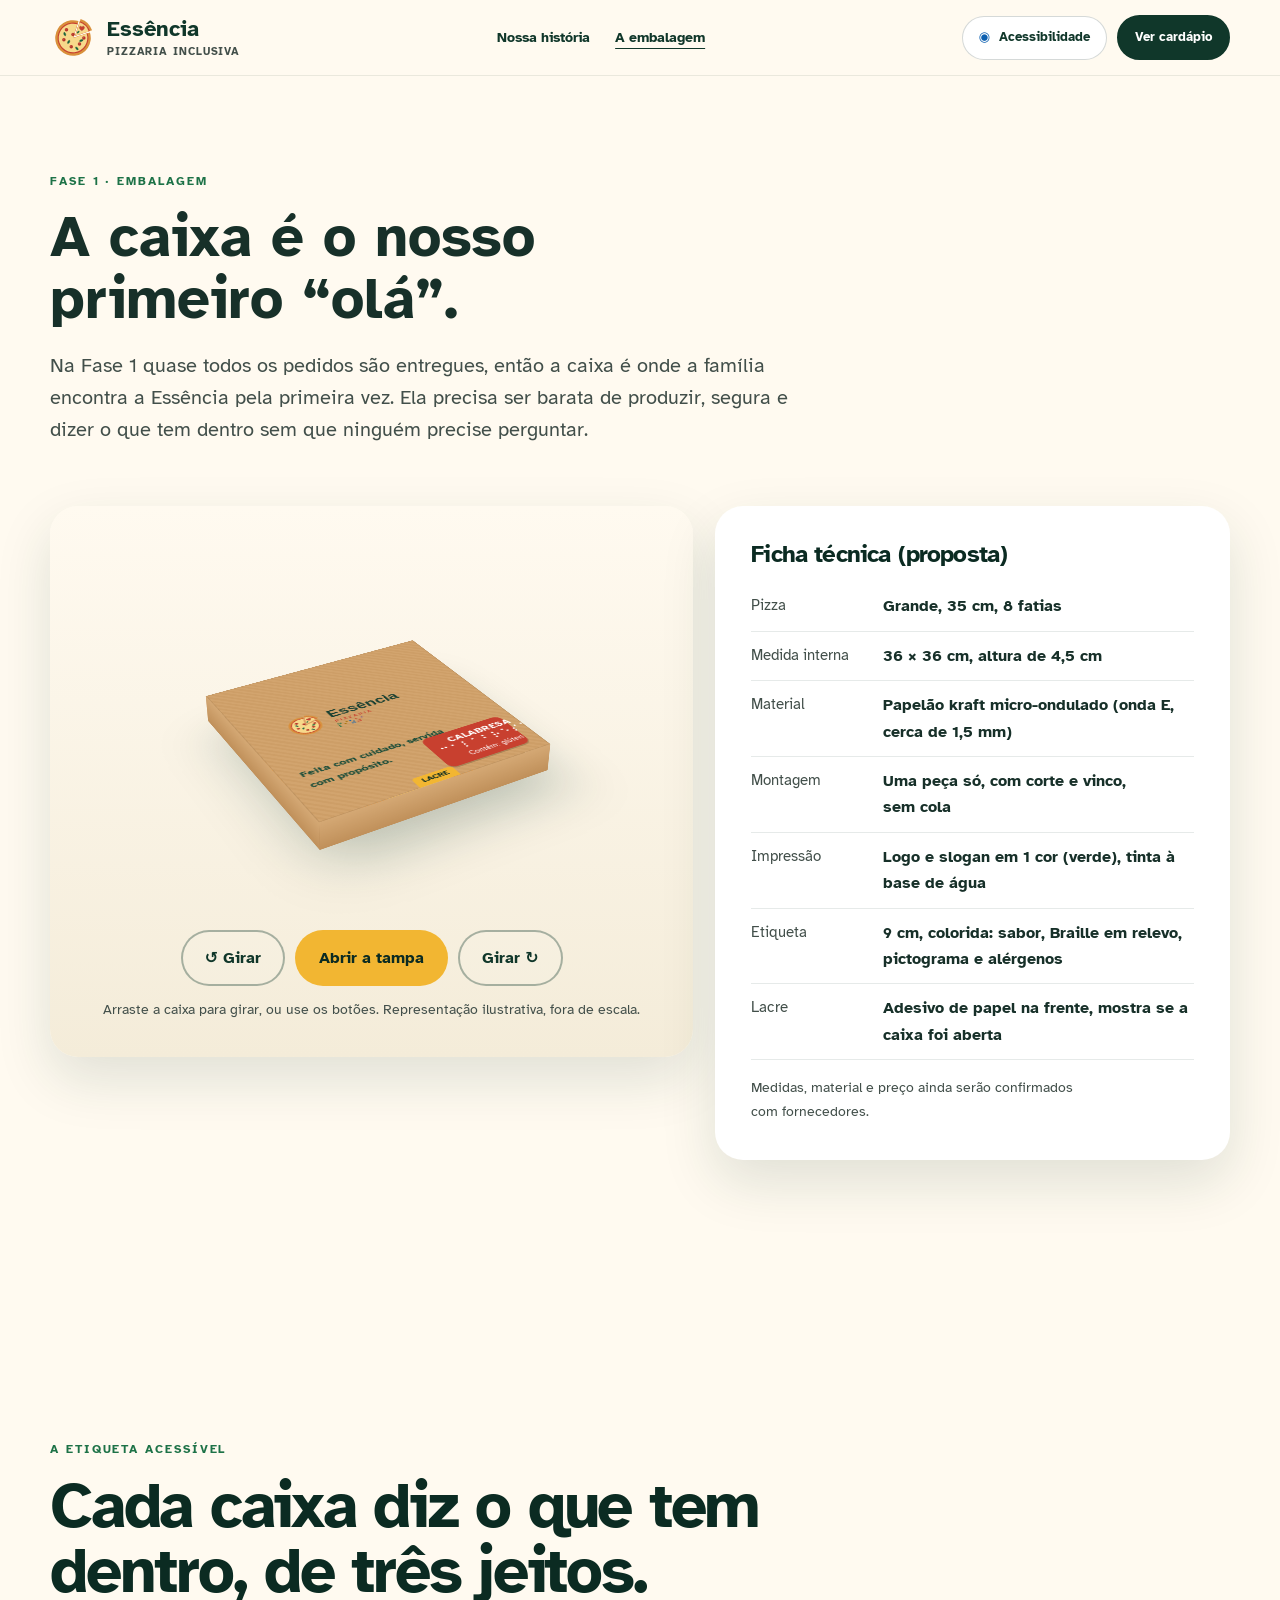
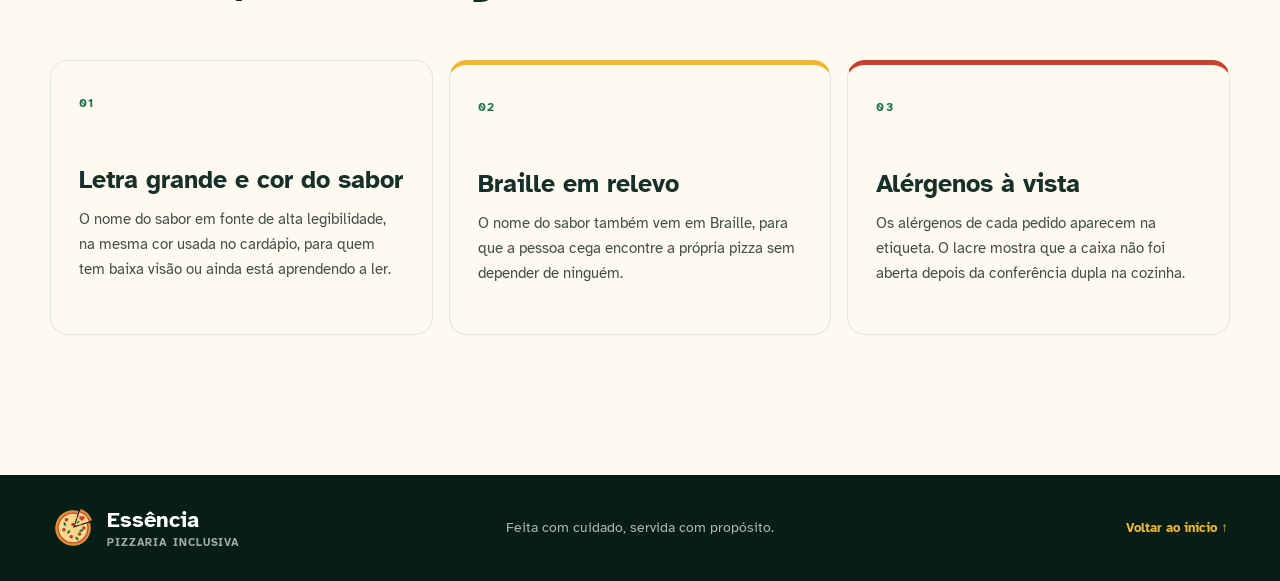
<file: embalagem-3d.html>
<!doctype html>
<html lang="pt-BR">
<head>
  <meta charset="utf-8">
  <meta name="viewport" content="width=device-width, initial-scale=1">
  <meta name="description" content="A caixa de pizza da Essência em 3D: medidas, material e a etiqueta acessível com Braille.">
  <meta name="theme-color" content="#173f31">
  <title>Caixa de pizza com Braille e alérgenos | Essência</title>
  <link rel="canonical" href="https://gg0185465-create.github.io/essencia-pizzaria/embalagem-3d.html">
  <meta name="referrer" content="strict-origin-when-cross-origin">
  <meta property="og:type" content="website">
  <meta property="og:locale" content="pt_BR">
  <meta property="og:site_name" content="Essência Pizzaria">
  <meta property="og:title" content="Caixa de pizza com Braille e alérgenos | Essência">
  <meta property="og:description" content="A caixa de pizza da Essência em 3D: medidas, material e a etiqueta acessível com Braille.">
  <meta property="og:url" content="https://gg0185465-create.github.io/essencia-pizzaria/embalagem-3d.html">
  <meta property="og:image" content="https://gg0185465-create.github.io/essencia-pizzaria/assets/og-essencia.jpg">
  <meta property="og:image:width" content="1200">
  <meta property="og:image:height" content="630">
  <meta property="og:image:alt" content="Essência, pizzaria inclusiva em Caraguatatuba: família à mesa com cadeira de rodas.">
  <meta name="twitter:card" content="summary_large_image">
  <link rel="icon" href="assets/logo-essencia-marca.svg" type="image/svg+xml">
  <link rel="preconnect" href="https://fonts.googleapis.com">
  <link rel="preconnect" href="https://fonts.gstatic.com" crossorigin>
  <link rel="stylesheet" href="https://fonts.googleapis.com/css2?family=Atkinson+Hyperlegible:ital,wght@0,400;0,700;1,400;1,700&display=swap">
  <link rel="stylesheet" href="styles.css">
  <link rel="stylesheet" href="movimento.css">
  <link rel="stylesheet" href="paginas-fase1.css">
</head>
<body class="subpage">
  <a class="skip-link" href="#conteudo">Pular para o conteúdo</a>

  <header class="site-header" aria-label="Cabeçalho principal">
    <a class="brand" href="index.html" aria-label="Essência Pizzaria inclusiva, voltar à página inicial">
      <img class="brand-logo" src="assets/logo-essencia-marca.svg" alt="" width="46" height="46">
      <span><strong>Essência</strong><small>Pizzaria inclusiva</small></span>
    </a>
    <nav class="main-nav" aria-label="Navegação principal">
      <a href="index.html">Nossa história</a>
      <a href="embalagem-3d.html" aria-current="page">A embalagem</a>
    </nav>
    <div class="header-actions">
      <a class="menu-button" href="cardapio/index.html">Ver cardápio</a>
    </div>
  </header>

  <main id="conteudo">
    <section class="section sub-hero" aria-labelledby="page-title">
      <div class="container">
        <p class="eyebrow">Fase 1 · Embalagem</p>
        <h1 id="page-title">A caixa é o nosso primeiro “olá”.</h1>
        <p class="lead">Na Fase 1 quase todos os pedidos são entregues, então a caixa é onde a família encontra a Essência pela primeira vez. Ela precisa ser barata de produzir, segura e dizer o que tem dentro sem que ninguém precise perguntar.</p>
      </div>
    </section>

    <section class="section viewer-section" aria-labelledby="viewer-title">
      <div class="container viewer-grid">
        <div class="viewer-card">
          <h2 id="viewer-title" class="visually-hidden">Modelo 3D da caixa</h2>
          <div class="scene" id="boxScene" role="img" aria-label="Caixa de pizza quadrada de papelão kraft, com o logo verde da Essência na tampa e uma etiqueta vermelha da pizza Calabresa no canto, com o nome em letra grande e em Braille.">
            <div class="box" id="box">
              <div class="face bottom"></div>
              <div class="face side front"></div>
              <div class="face side back"></div>
              <div class="face side left"></div>
              <div class="face side right"></div>
              <div class="pizza" aria-hidden="true"></div>
              <div class="lid" id="lid">
                <div class="lid-top">
                  <img src="assets/logo-essencia.svg" alt="" class="lid-logo" width="460" height="120">
                  <p class="lid-slogan">Feita com cuidado, servida com propósito.</p>
                  <div class="tag-label">
                    <strong>CALABRESA</strong>
                    <span class="braille" aria-hidden="true">⠉⠁⠇⠁⠃⠗⠑⠎⠁</span>
                    <small>Contém: glúten</small>
                  </div>
                  <span class="seal">lacre</span>
                </div>
                <div class="lid-inner"></div>
              </div>
            </div>
          </div>
          <div class="viewer-controls" aria-label="Controles do modelo">
            <button class="button ghost" type="button" data-rotate="-45" aria-label="Girar para a esquerda">↺ Girar</button>
            <button class="button primary" type="button" id="toggleLid" aria-pressed="false">Abrir a tampa</button>
            <button class="button ghost" type="button" data-rotate="45" aria-label="Girar para a direita">Girar ↻</button>
          </div>
          <p class="viewer-hint">Arraste a caixa para girar, ou use os botões. Representação ilustrativa, fora de escala.</p>
        </div>

        <div class="spec-card">
          <h2>Ficha técnica (proposta)</h2>
          <dl class="spec-list">
            <div><dt>Pizza</dt><dd>Grande, 35 cm, 8 fatias</dd></div>
            <div><dt>Medida interna</dt><dd>36 × 36 cm, altura de 4,5 cm</dd></div>
            <div><dt>Material</dt><dd>Papelão kraft micro-ondulado (onda E, cerca de 1,5 mm)</dd></div>
            <div><dt>Montagem</dt><dd>Uma peça só, com corte e vinco, sem cola</dd></div>
            <div><dt>Impressão</dt><dd>Logo e slogan em 1 cor (verde), tinta à base de água</dd></div>
            <div><dt>Etiqueta</dt><dd>9 cm, colorida: sabor, Braille em relevo, pictograma e alérgenos</dd></div>
            <div><dt>Lacre</dt><dd>Adesivo de papel na frente, mostra se a caixa foi aberta</dd></div>
          </dl>
          <p class="spec-note">Medidas, material e preço ainda serão confirmados com fornecedores.</p>
        </div>
      </div>
    </section>

    <section class="section label-section" aria-labelledby="label-title">
      <div class="container">
        <div class="section-heading">
          <p class="eyebrow">A etiqueta acessível</p>
          <h2 id="label-title">Cada caixa diz o que tem dentro, de três jeitos.</h2>
        </div>
        <div class="feature-grid three">
          <article class="feature-card">
            <span class="feature-number">01</span>
            <h3>Letra grande e cor do sabor</h3>
            <p>O nome do sabor em fonte de alta legibilidade, na mesma cor usada no cardápio, para quem tem baixa visão ou ainda está aprendendo a ler.</p>
          </article>
          <article class="feature-card">
            <span class="feature-number">02</span>
            <h3>Braille em relevo</h3>
            <p>O nome do sabor também vem em Braille, para que a pessoa cega encontre a própria pizza sem depender de ninguém.</p>
          </article>
          <article class="feature-card">
            <span class="feature-number">03</span>
            <h3>Alérgenos à vista</h3>
            <p>Os alérgenos de cada pedido aparecem na etiqueta. O lacre mostra que a caixa não foi aberta depois da conferência dupla na cozinha.</p>
          </article>
        </div>
      </div>
    </section>
  </main>

  <footer>
    <div class="container footer-inner">
      <a class="brand footer-brand" href="index.html"><img class="brand-logo" src="assets/logo-essencia-marca.svg" alt="" width="46" height="46"><span><strong>Essência</strong><small>Pizzaria inclusiva</small></span></a>
      <p>Feita com cuidado, servida com propósito.</p>
      <a href="index.html">Voltar ao início ↑</a>
    </div>
  </footer>

  <script src="paginas-fase1.js"></script>
  <script src="movimento.js"></script>
</body>
</html>
</file>
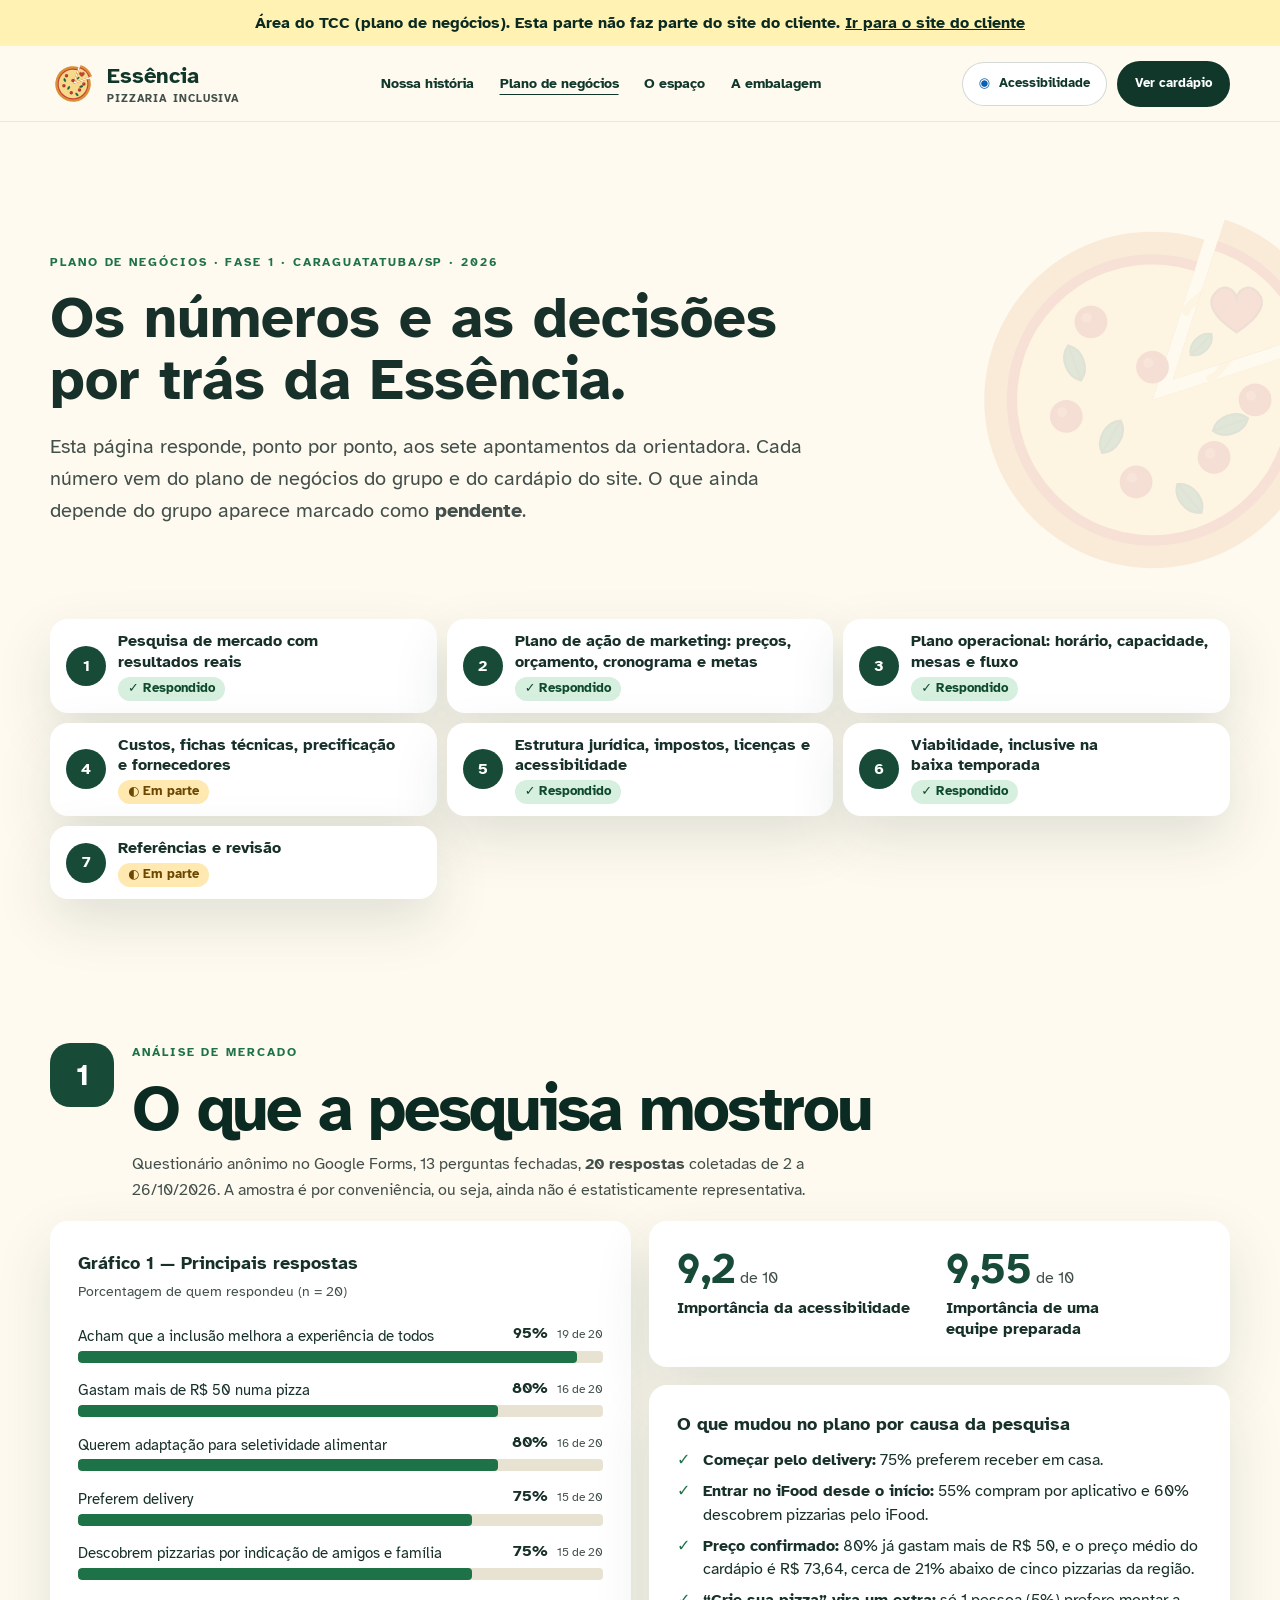
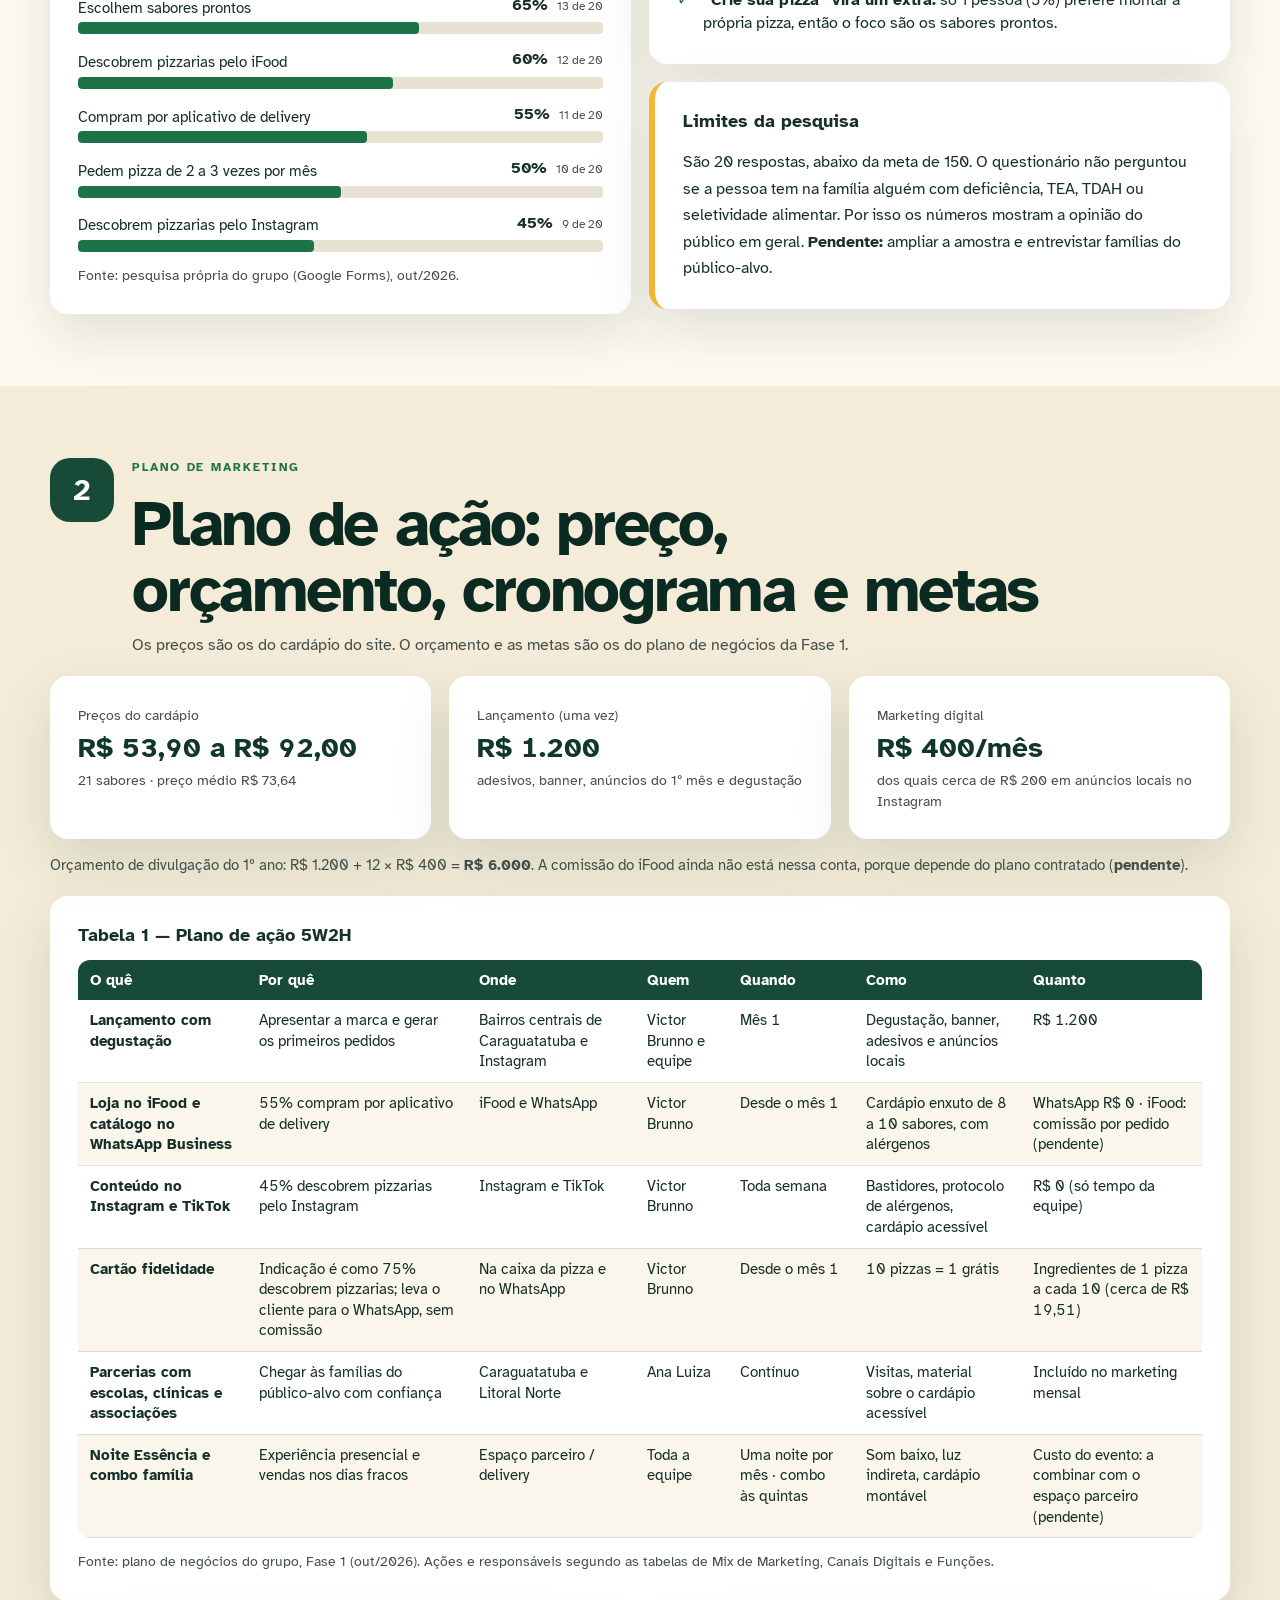
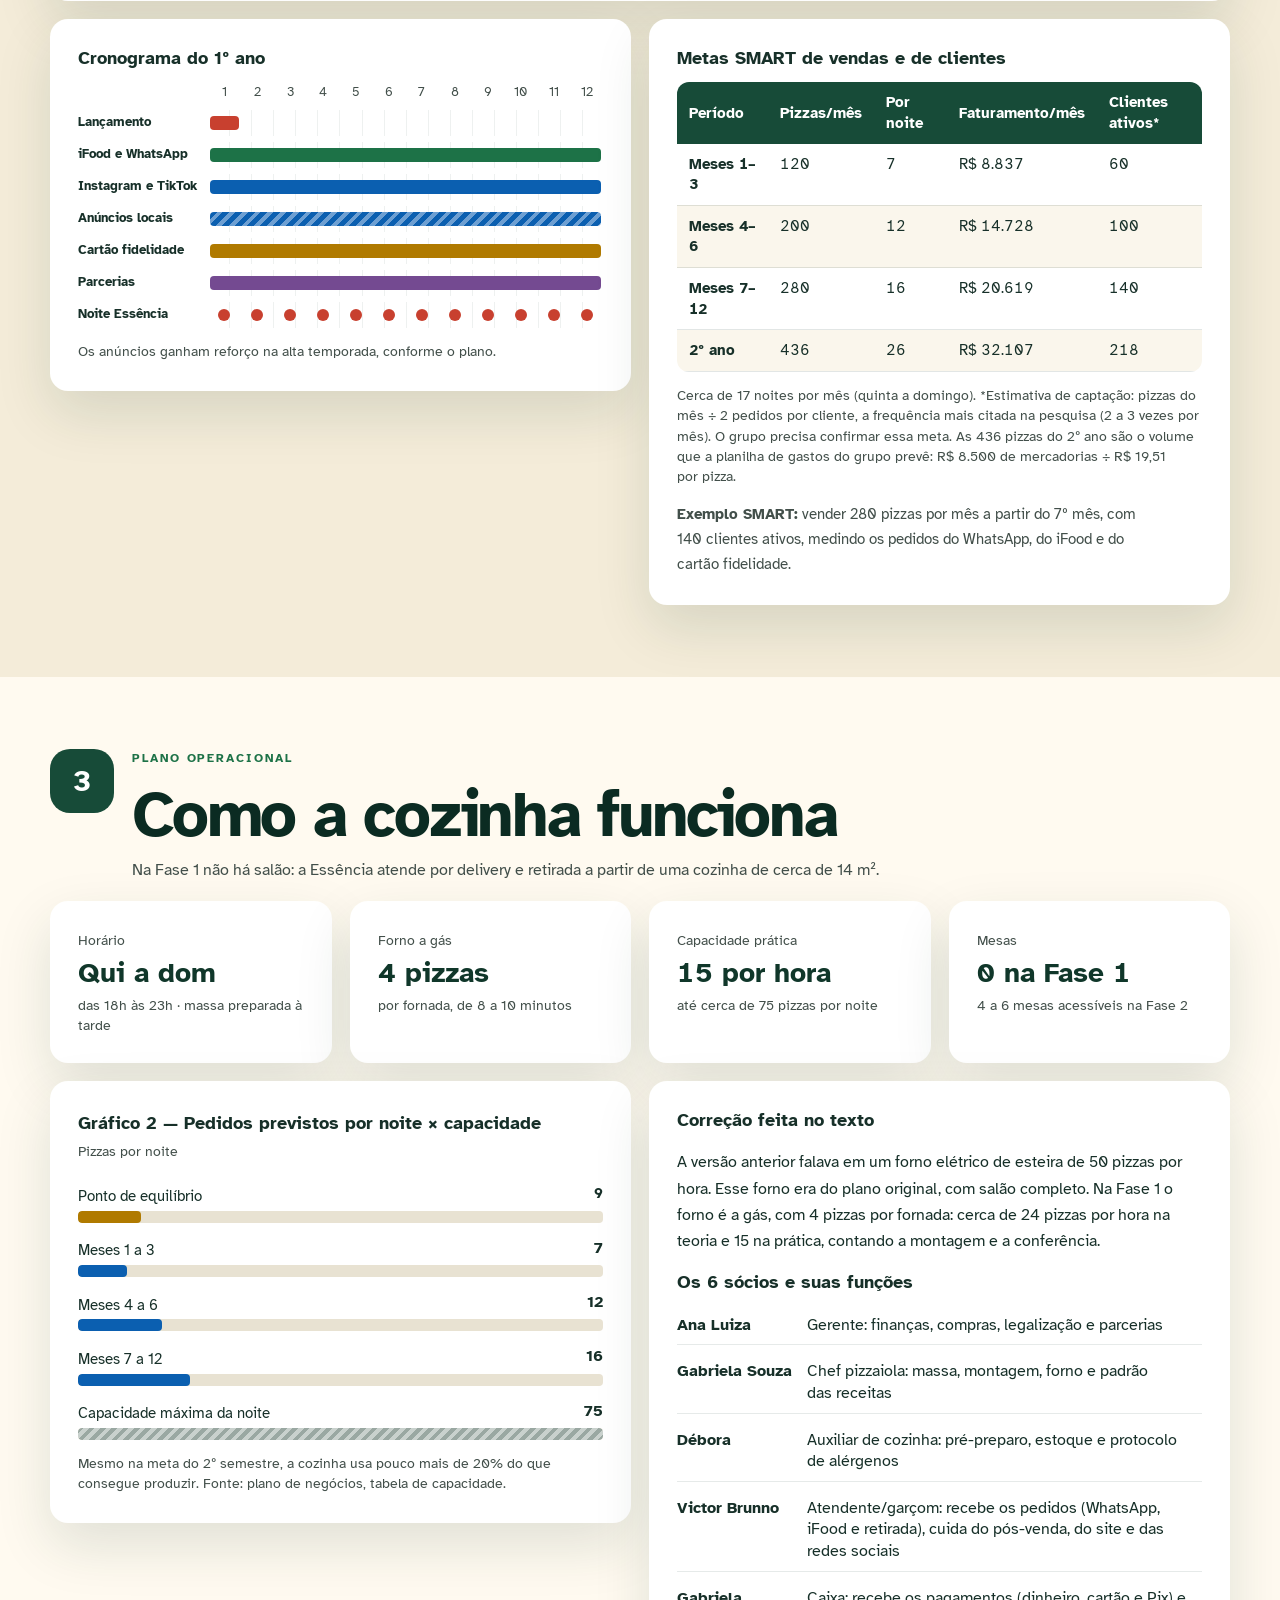
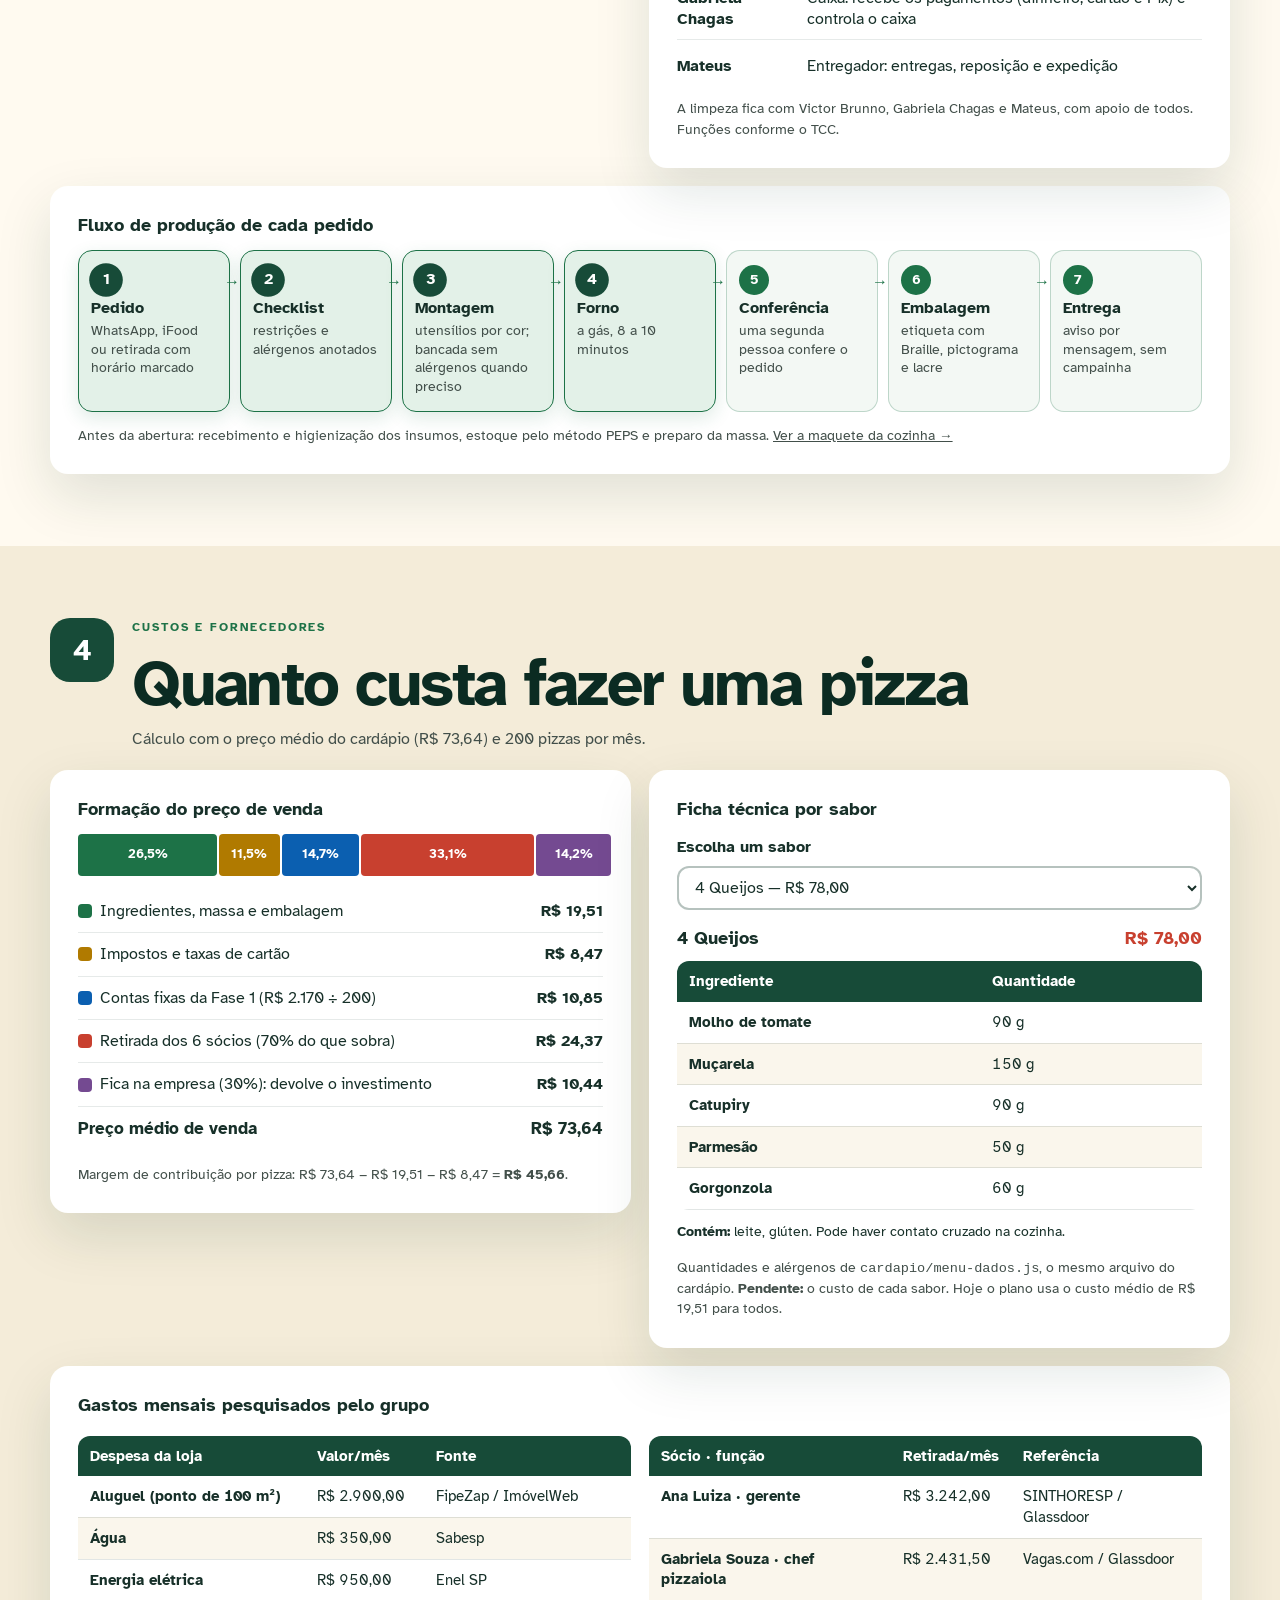
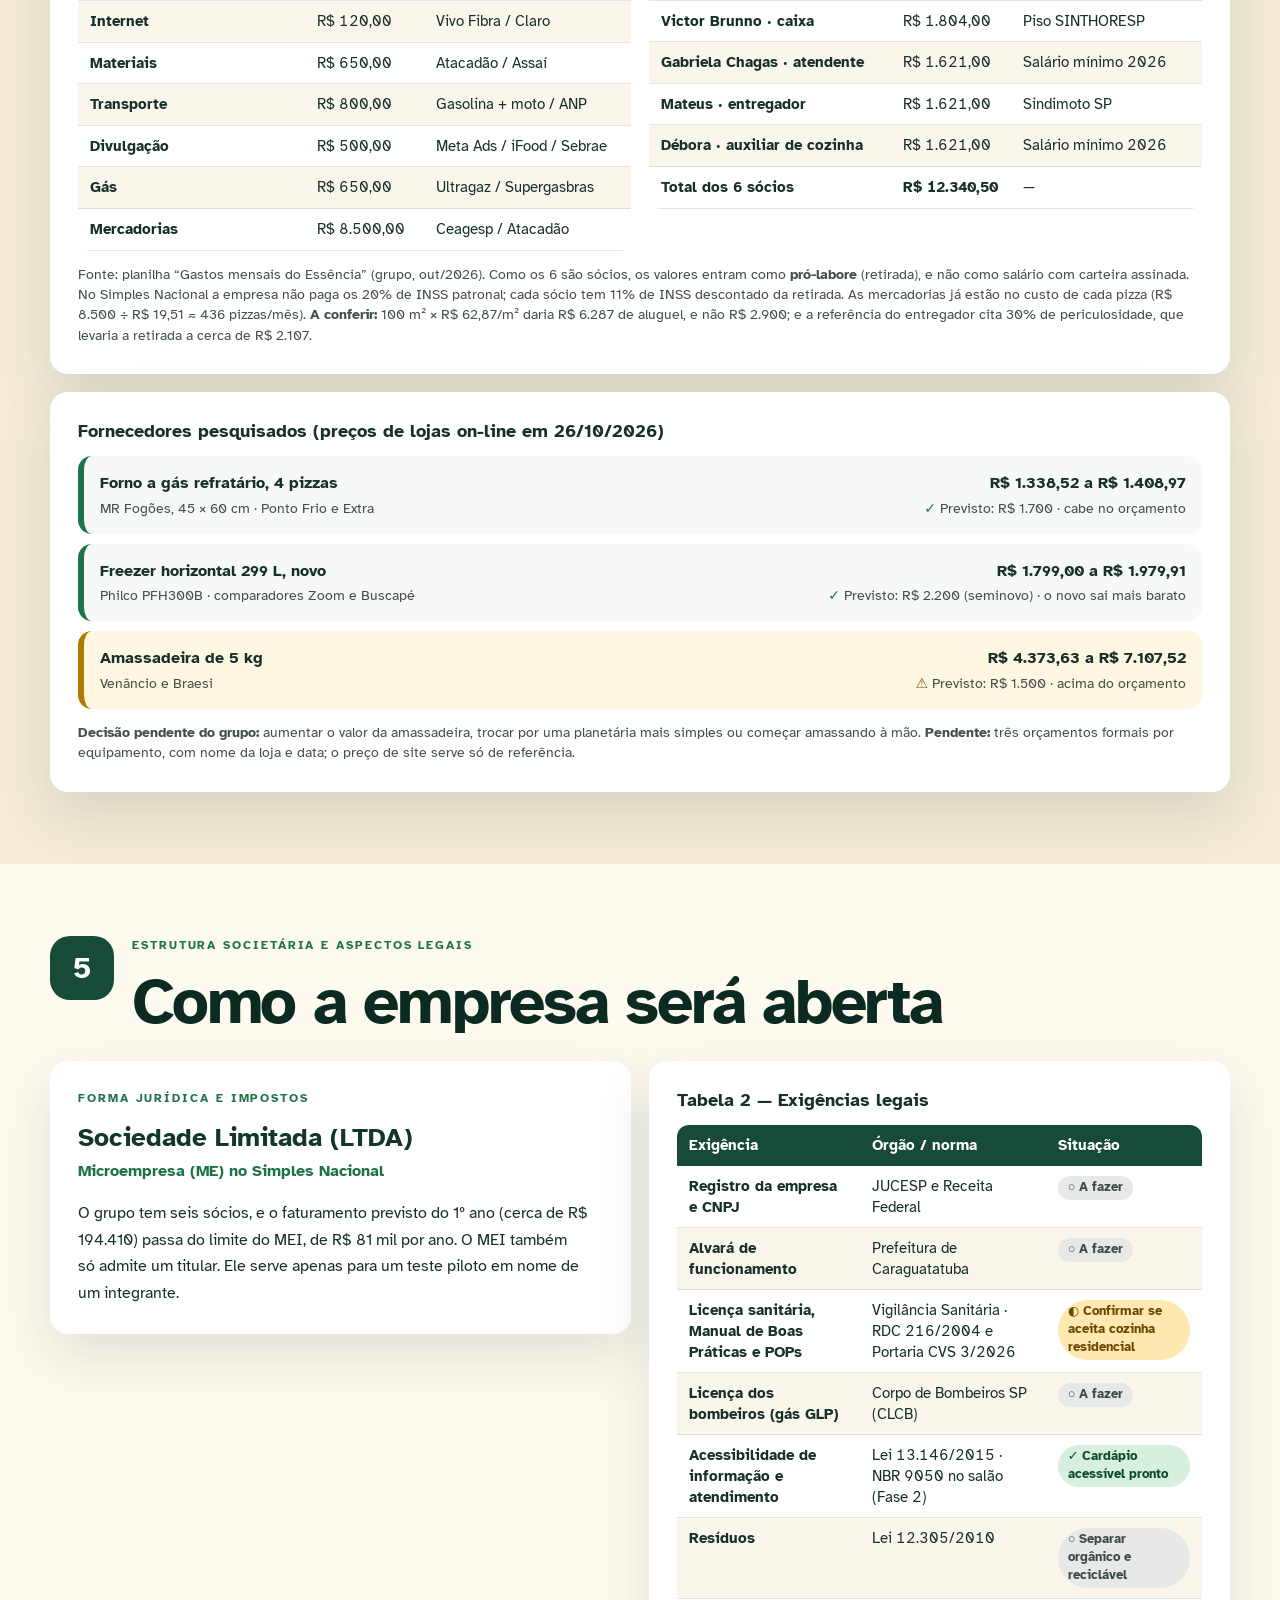
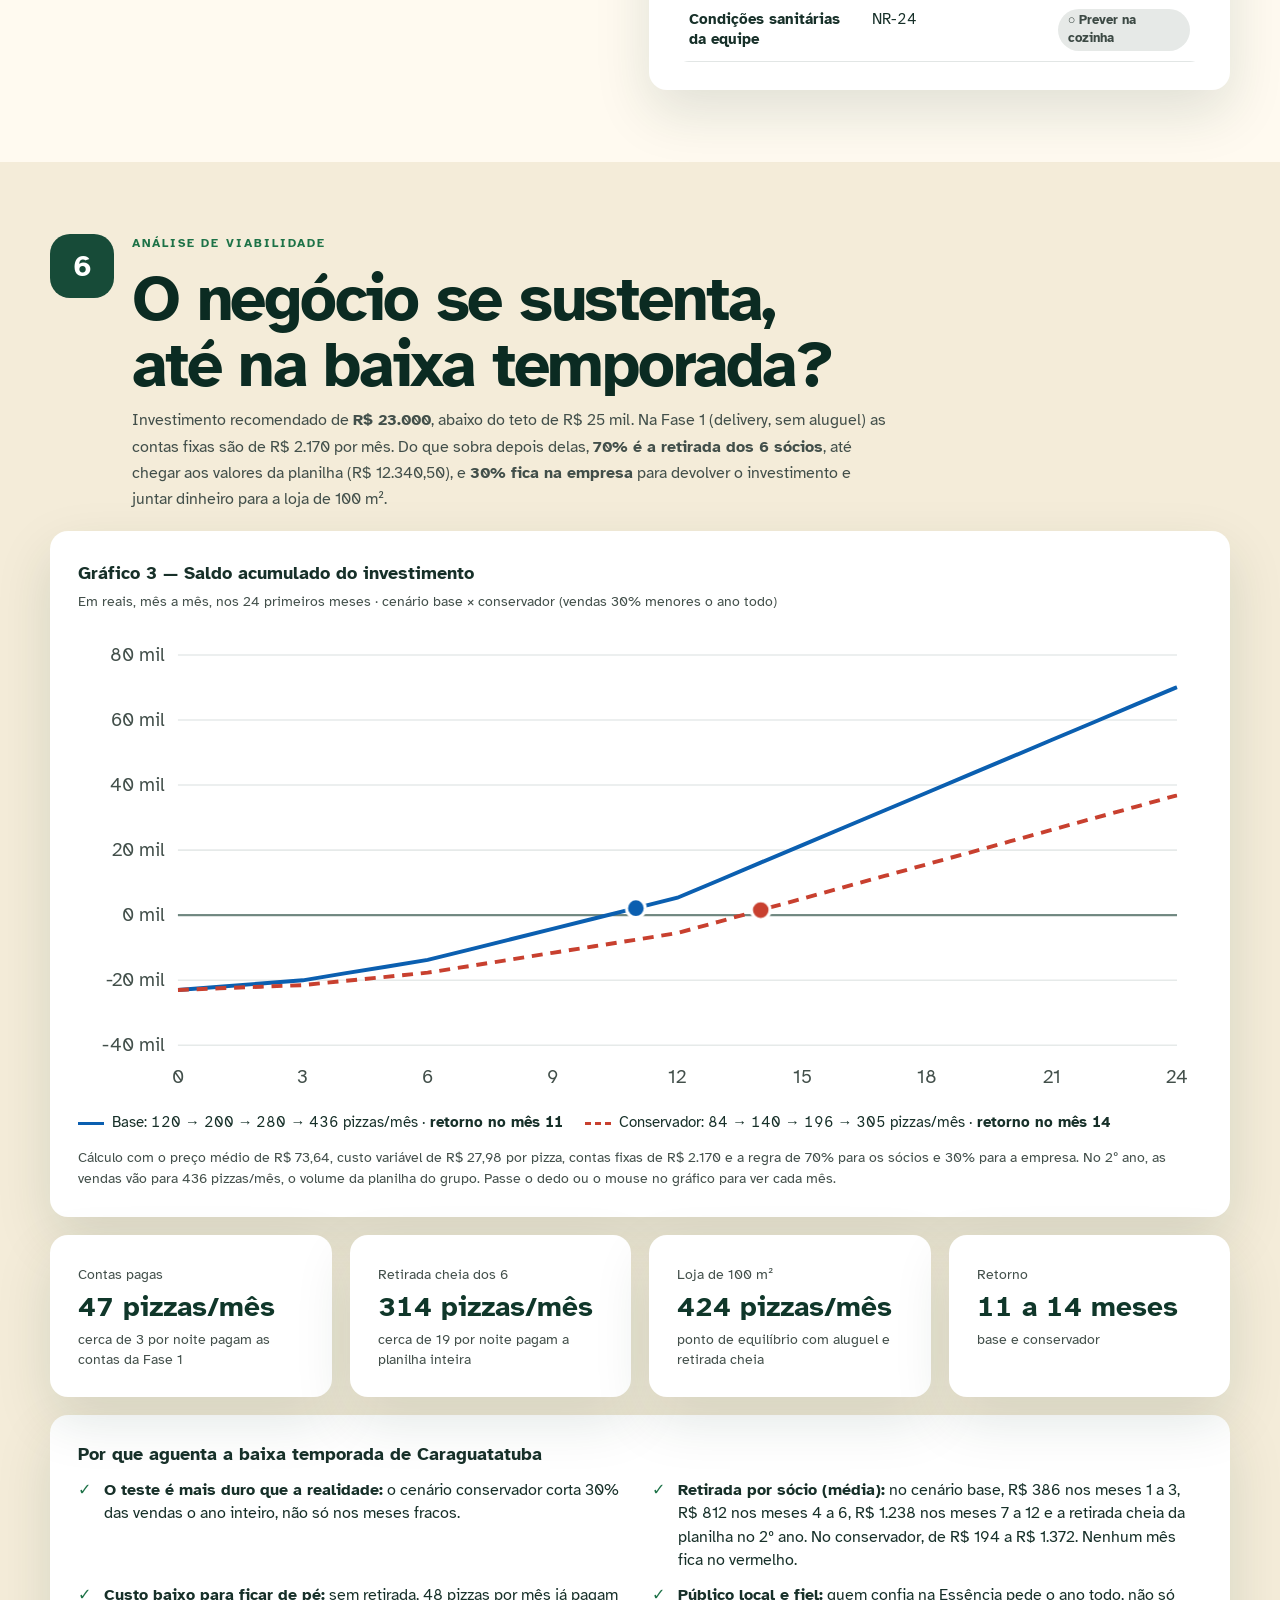
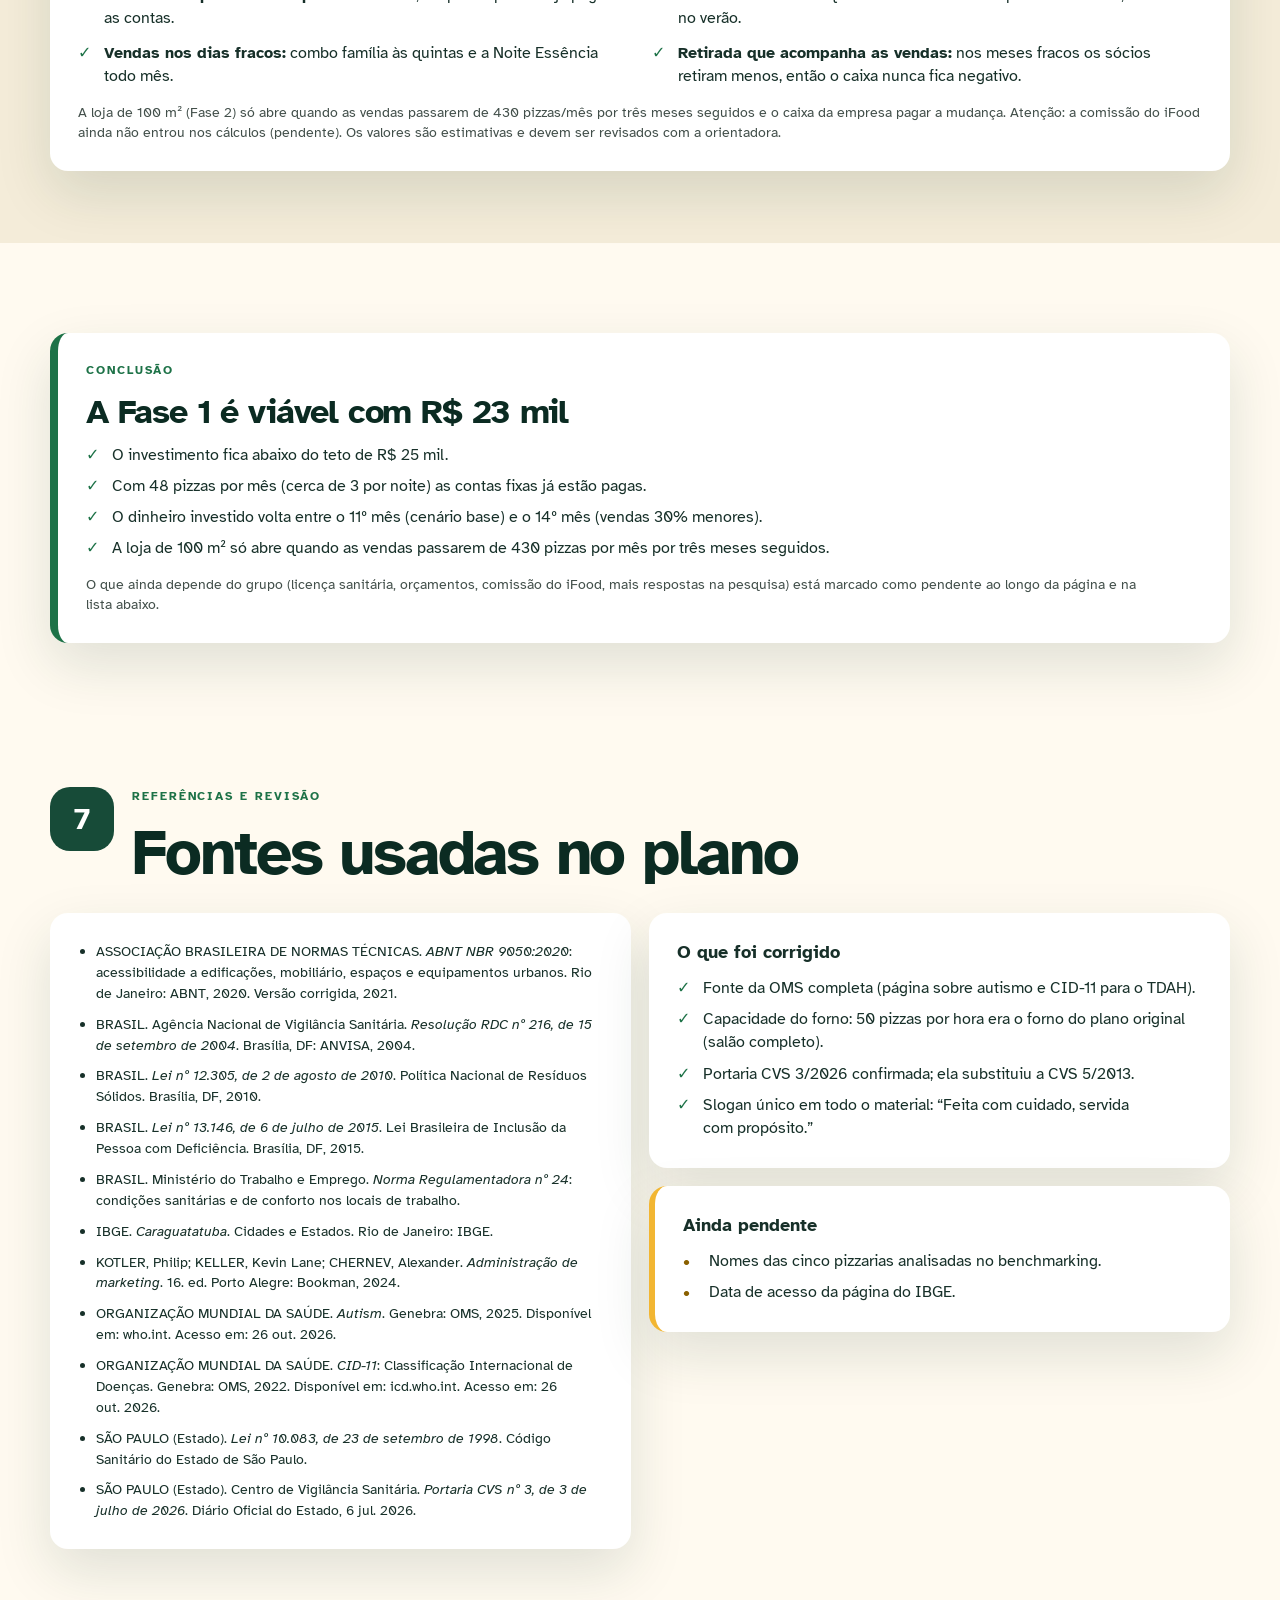
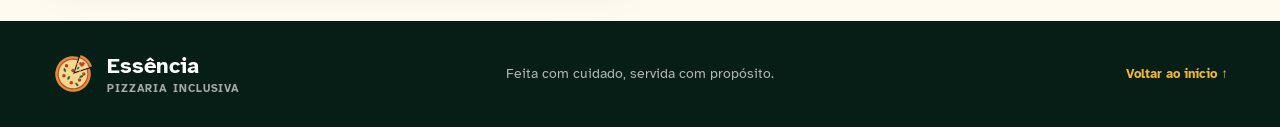
<file: plano.html>
<!doctype html>
<html lang="pt-BR">
<head>
  <meta name="robots" content="noindex">
  <meta charset="utf-8">
  <meta name="viewport" content="width=device-width, initial-scale=1">
  <meta name="description" content="Plano de negócios da Essência Pizzaria (Fase 1): pesquisa, marketing, operação, custos, aspectos legais e viabilidade, com os apontamentos da orientadora.">
  <meta name="theme-color" content="#173f31">
  <title>Plano de negócios da pizzaria inclusiva | Essência</title>
  <link rel="canonical" href="https://gg0185465-create.github.io/essencia-pizzaria/plano.html">
  <meta name="referrer" content="strict-origin-when-cross-origin">
  <meta property="og:type" content="website">
  <meta property="og:locale" content="pt_BR">
  <meta property="og:site_name" content="Essência Pizzaria">
  <meta property="og:title" content="Plano de negócios da pizzaria inclusiva | Essência">
  <meta property="og:description" content="Plano de negócios da Essência Pizzaria (Fase 1): pesquisa, marketing, operação, custos, aspectos legais e viabilidade, com os apontamentos da orientadora.">
  <meta property="og:url" content="https://gg0185465-create.github.io/essencia-pizzaria/plano.html">
  <meta property="og:image" content="https://gg0185465-create.github.io/essencia-pizzaria/assets/og-essencia.jpg">
  <meta property="og:image:width" content="1200">
  <meta property="og:image:height" content="630">
  <meta property="og:image:alt" content="Essência, pizzaria inclusiva em Caraguatatuba: família à mesa com cadeira de rodas.">
  <meta name="twitter:card" content="summary_large_image">
  <link rel="icon" href="assets/logo-essencia-marca.svg" type="image/svg+xml">
  <link rel="preconnect" href="https://fonts.googleapis.com">
  <link rel="preconnect" href="https://fonts.gstatic.com" crossorigin>
  <link rel="stylesheet" href="https://fonts.googleapis.com/css2?family=Atkinson+Hyperlegible:ital,wght@0,400;0,700;1,400;1,700&display=swap">
  <link rel="stylesheet" href="styles.css">
  <link rel="stylesheet" href="paginas-fase1.css">
  <link rel="stylesheet" href="plano.css">
  <link rel="stylesheet" href="movimento.css">
</head>
<body class="subpage plano-page">
  <a class="skip-link" href="#conteudo">Pular para o conteúdo</a>
  <p class="tcc-aviso" role="note" style="margin:0;padding:10px 16px;background:#fff2b3;color:#0b2b22;text-align:center;font-weight:700;">Área do TCC (plano de negócios). Esta parte não faz parte do site do cliente. <a href="index.html" style="color:#0b2b22;">Ir para o site do cliente</a></p>

  <header class="site-header" aria-label="Cabeçalho principal">
    <a class="brand" href="index.html" aria-label="Essência Pizzaria inclusiva, voltar à página inicial">
      <img class="brand-logo" src="assets/logo-essencia-marca.svg" alt="" width="46" height="46">
      <span><strong>Essência</strong><small>Pizzaria inclusiva</small></span>
    </a>
    <nav class="main-nav" aria-label="Navegação principal">
      <a href="index.html">Nossa história</a>
      <a href="plano.html" aria-current="page">Plano de negócios</a>
      <a href="espaco-3d.html">O espaço</a>
      <a href="embalagem-3d.html">A embalagem</a>
    </nav>
    <div class="header-actions">
      <a class="menu-button" href="cardapio/index.html">Ver cardápio</a>
    </div>
  </header>

  <nav class="plano-spy" aria-label="Apontamentos da orientadora">
    <ol>
      <li><a href="#pesquisa"><b>1</b><span>Pesquisa</span></a></li>
      <li><a href="#marketing"><b>2</b><span>Marketing</span></a></li>
      <li><a href="#operacao"><b>3</b><span>Operação</span></a></li>
      <li><a href="#custos"><b>4</b><span>Custos</span></a></li>
      <li><a href="#legal"><b>5</b><span>Legal</span></a></li>
      <li><a href="#viabilidade"><b>6</b><span>Viabilidade</span></a></li>
      <li><a href="#referencias"><b>7</b><span>Fontes</span></a></li>
    </ol>
    <div class="spy-progress" aria-hidden="true"><i></i></div>
  </nav>

  <main id="conteudo">
    <section class="section sub-hero" aria-labelledby="page-title">
      <div class="container">
        <p class="eyebrow">Plano de negócios · Fase 1 · Caraguatatuba/SP · 2026</p>
        <h1 id="page-title">Os números e as decisões por trás da Essência.</h1>
        <p class="lead">Esta página responde, ponto por ponto, aos sete apontamentos da orientadora. Cada número vem do plano de negócios do grupo e do cardápio do site. O que ainda depende do grupo aparece marcado como <strong>pendente</strong>.</p>
      </div>
    </section>

    <section class="section plano-index" aria-labelledby="index-title">
      <div class="container">
        <h2 id="index-title" class="visually-hidden">Os sete apontamentos</h2>
        <ol class="checklist">
          <li><a href="#pesquisa"><b>1</b><span>Pesquisa de mercado com resultados reais</span><em class="chip ok">Respondido</em></a></li>
          <li><a href="#marketing"><b>2</b><span>Plano de ação de marketing: preços, orçamento, cronograma e metas</span><em class="chip ok">Respondido</em></a></li>
          <li><a href="#operacao"><b>3</b><span>Plano operacional: horário, capacidade, mesas e fluxo</span><em class="chip ok">Respondido</em></a></li>
          <li><a href="#custos"><b>4</b><span>Custos, fichas técnicas, precificação e fornecedores</span><em class="chip part">Em parte</em></a></li>
          <li><a href="#legal"><b>5</b><span>Estrutura jurídica, impostos, licenças e acessibilidade</span><em class="chip ok">Respondido</em></a></li>
          <li><a href="#viabilidade"><b>6</b><span>Viabilidade, inclusive na baixa temporada</span><em class="chip ok">Respondido</em></a></li>
          <li><a href="#referencias"><b>7</b><span>Referências e revisão</span><em class="chip part">Em parte</em></a></li>
        </ol>
      </div>
    </section>

    <!-- 1. PESQUISA -->
    <section class="section plano-block" id="pesquisa" aria-labelledby="pesquisa-title">
      <div class="container">
        <div class="block-head">
          <span class="block-num" aria-hidden="true">1</span>
          <div>
            <p class="eyebrow">Análise de mercado</p>
            <h2 id="pesquisa-title">O que a pesquisa mostrou</h2>
            <p>Questionário anônimo no Google Forms, 13 perguntas fechadas, <strong>20 respostas</strong> coletadas de 2 a 26/10/2026. A amostra é por conveniência, ou seja, ainda não é estatisticamente representativa.</p>
          </div>
        </div>

        <div class="grid-2">
          <figure class="card chart-card">
            <figcaption><strong>Gráfico 1 — Principais respostas</strong><span>Porcentagem de quem respondeu (n = 20)</span></figcaption>
            <ul class="hbars">
              <li style="--v:95"><span>Acham que a inclusão melhora a experiência de todos</span><i></i><b>95% <small>19 de 20</small></b></li>
              <li style="--v:80"><span>Gastam mais de R$ 50 numa pizza</span><i></i><b>80% <small>16 de 20</small></b></li>
              <li style="--v:80"><span>Querem adaptação para seletividade alimentar</span><i></i><b>80% <small>16 de 20</small></b></li>
              <li style="--v:75"><span>Preferem delivery</span><i></i><b>75% <small>15 de 20</small></b></li>
              <li style="--v:75"><span>Descobrem pizzarias por indicação de amigos e família</span><i></i><b>75% <small>15 de 20</small></b></li>
              <li style="--v:65"><span>Escolhem sabores prontos</span><i></i><b>65% <small>13 de 20</small></b></li>
              <li style="--v:60"><span>Descobrem pizzarias pelo iFood</span><i></i><b>60% <small>12 de 20</small></b></li>
              <li style="--v:55"><span>Compram por aplicativo de delivery</span><i></i><b>55% <small>11 de 20</small></b></li>
              <li style="--v:50"><span>Pedem pizza de 2 a 3 vezes por mês</span><i></i><b>50% <small>10 de 20</small></b></li>
              <li style="--v:45"><span>Descobrem pizzarias pelo Instagram</span><i></i><b>45% <small>9 de 20</small></b></li>
            </ul>
            <p class="source">Fonte: pesquisa própria do grupo (Google Forms), out/2026.</p>
          </figure>

          <div class="stack">
            <div class="card score-row">
              <div class="score"><strong>9,2</strong><span>de 10</span><p>Importância da acessibilidade</p></div>
              <div class="score"><strong>9,55</strong><span>de 10</span><p>Importância de uma equipe preparada</p></div>
            </div>
            <div class="card">
              <h3>O que mudou no plano por causa da pesquisa</h3>
              <ul class="ticks">
                <li><strong>Começar pelo delivery:</strong> 75% preferem receber em casa.</li>
                <li><strong>Entrar no iFood desde o início:</strong> 55% compram por aplicativo e 60% descobrem pizzarias pelo iFood.</li>
                <li><strong>Preço confirmado:</strong> 80% já gastam mais de R$ 50, e o preço médio do cardápio é R$ 73,64, cerca de 21% abaixo de cinco pizzarias da região.</li>
                <li><strong>“Crie sua pizza” vira um extra:</strong> só 1 pessoa (5%) prefere montar a própria pizza, então o foco são os sabores prontos.</li>
              </ul>
            </div>
            <div class="card note-card">
              <h3>Limites da pesquisa</h3>
              <p>São 20 respostas, abaixo da meta de 150. O questionário não perguntou se a pessoa tem na família alguém com deficiência, TEA, TDAH ou seletividade alimentar. Por isso os números mostram a opinião do público em geral. <strong>Pendente:</strong> ampliar a amostra e entrevistar famílias do público-alvo.</p>
            </div>
          </div>
        </div>
      </div>
    </section>

    <!-- 2. MARKETING -->
    <section class="section plano-block alt" id="marketing" aria-labelledby="marketing-title">
      <div class="container">
        <div class="block-head">
          <span class="block-num" aria-hidden="true">2</span>
          <div>
            <p class="eyebrow">Plano de marketing</p>
            <h2 id="marketing-title">Plano de ação: preço, orçamento, cronograma e metas</h2>
            <p>Os preços são os do cardápio do site. O orçamento e as metas são os do plano de negócios da Fase 1.</p>
          </div>
        </div>

        <div class="grid-3">
          <div class="card stat"><p>Preços do cardápio</p><strong id="precoFaixa">R$ 53,90 a R$ 92,00</strong><span id="precoInfo">21 sabores · preço médio R$ 73,64</span></div>
          <div class="card stat"><p>Lançamento (uma vez)</p><strong>R$ 1.200</strong><span>adesivos, banner, anúncios do 1º mês e degustação</span></div>
          <div class="card stat"><p>Marketing digital</p><strong>R$ 400/mês</strong><span>dos quais cerca de R$ 200 em anúncios locais no Instagram</span></div>
        </div>
        <p class="small-note">Orçamento de divulgação do 1º ano: R$ 1.200 + 12 × R$ 400 = <strong>R$ 6.000</strong>. A comissão do iFood ainda não está nessa conta, porque depende do plano contratado (<strong>pendente</strong>).</p>

        <div class="card table-card">
          <h3>Tabela 1 — Plano de ação 5W2H</h3>
          <div class="table-wrap" tabindex="0" role="region" aria-label="Tabela do plano de ação 5W2H, role para o lado">
            <table>
              <thead>
                <tr><th scope="col">O quê</th><th scope="col">Por quê</th><th scope="col">Onde</th><th scope="col">Quem</th><th scope="col">Quando</th><th scope="col">Como</th><th scope="col">Quanto</th></tr>
              </thead>
              <tbody>
                <tr><th scope="row">Lançamento com degustação</th><td>Apresentar a marca e gerar os primeiros pedidos</td><td>Bairros centrais de Caraguatatuba e Instagram</td><td>Victor Brunno e equipe</td><td>Mês 1</td><td>Degustação, banner, adesivos e anúncios locais</td><td>R$ 1.200</td></tr>
                <tr><th scope="row">Loja no iFood e catálogo no WhatsApp Business</th><td>55% compram por aplicativo de delivery</td><td>iFood e WhatsApp</td><td>Victor Brunno</td><td>Desde o mês 1</td><td>Cardápio enxuto de 8 a 10 sabores, com alérgenos</td><td>WhatsApp R$ 0 · iFood: comissão por pedido (pendente)</td></tr>
                <tr><th scope="row">Conteúdo no Instagram e TikTok</th><td>45% descobrem pizzarias pelo Instagram</td><td>Instagram e TikTok</td><td>Victor Brunno</td><td>Toda semana</td><td>Bastidores, protocolo de alérgenos, cardápio acessível</td><td>R$ 0 (só tempo da equipe)</td></tr>
                <tr><th scope="row">Cartão fidelidade</th><td>Indicação é como 75% descobrem pizzarias; leva o cliente para o WhatsApp, sem comissão</td><td>Na caixa da pizza e no WhatsApp</td><td>Victor Brunno</td><td>Desde o mês 1</td><td>10 pizzas = 1 grátis</td><td>Ingredientes de 1 pizza a cada 10 (cerca de R$ 19,51)</td></tr>
                <tr><th scope="row">Parcerias com escolas, clínicas e associações</th><td>Chegar às famílias do público-alvo com confiança</td><td>Caraguatatuba e Litoral Norte</td><td>Ana Luiza</td><td>Contínuo</td><td>Visitas, material sobre o cardápio acessível</td><td>Incluído no marketing mensal</td></tr>
                <tr><th scope="row">Noite Essência e combo família</th><td>Experiência presencial e vendas nos dias fracos</td><td>Espaço parceiro / delivery</td><td>Toda a equipe</td><td>Uma noite por mês · combo às quintas</td><td>Som baixo, luz indireta, cardápio montável</td><td>Custo do evento: a combinar com o espaço parceiro (pendente)</td></tr>
              </tbody>
            </table>
          </div>
          <p class="source">Fonte: plano de negócios do grupo, Fase 1 (out/2026). Ações e responsáveis segundo as tabelas de Mix de Marketing, Canais Digitais e Funções.</p>
        </div>

        <div class="grid-2">
          <div class="card">
            <h3>Cronograma do 1º ano</h3>
            <div class="gantt" role="img" aria-label="Cronograma de 12 meses. Lançamento no mês 1. iFood, WhatsApp, redes sociais, anúncios, cartão fidelidade e parcerias do mês 1 ao 12. Noite Essência uma vez por mês.">
              <div class="g-head"><span></span><span>1</span><span>2</span><span>3</span><span>4</span><span>5</span><span>6</span><span>7</span><span>8</span><span>9</span><span>10</span><span>11</span><span>12</span></div>
              <div class="g-row"><span>Lançamento</span><i style="--s:1;--e:2" class="g-red"></i></div>
              <div class="g-row"><span>iFood e WhatsApp</span><i style="--s:1;--e:13" class="g-green"></i></div>
              <div class="g-row"><span>Instagram e TikTok</span><i style="--s:1;--e:13" class="g-blue"></i></div>
              <div class="g-row"><span>Anúncios locais</span><i style="--s:1;--e:13" class="g-blue soft"></i></div>
              <div class="g-row"><span>Cartão fidelidade</span><i style="--s:1;--e:13" class="g-yellow"></i></div>
              <div class="g-row"><span>Parcerias</span><i style="--s:1;--e:13" class="g-purple"></i></div>
              <div class="g-row dots"><span>Noite Essência</span><em style="--c:1"></em><em style="--c:2"></em><em style="--c:3"></em><em style="--c:4"></em><em style="--c:5"></em><em style="--c:6"></em><em style="--c:7"></em><em style="--c:8"></em><em style="--c:9"></em><em style="--c:10"></em><em style="--c:11"></em><em style="--c:12"></em></div>
            </div>
            <p class="source">Os anúncios ganham reforço na alta temporada, conforme o plano.</p>
          </div>
          <div class="card">
            <h3>Metas SMART de vendas e de clientes</h3>
            <div class="table-wrap" tabindex="0" role="region" aria-label="Tabela: Metas SMART de vendas e de clientes (role para o lado)">
              <table class="compact">
                <thead><tr><th scope="col">Período</th><th scope="col">Pizzas/mês</th><th scope="col">Por noite</th><th scope="col">Faturamento/mês</th><th scope="col">Clientes ativos*</th></tr></thead>
                <tbody>
                  <tr><th scope="row">Meses 1–3</th><td>120</td><td>7</td><td>R$ 8.837</td><td>60</td></tr>
                  <tr><th scope="row">Meses 4–6</th><td>200</td><td>12</td><td>R$ 14.728</td><td>100</td></tr>
                  <tr><th scope="row">Meses 7–12</th><td>280</td><td>16</td><td>R$ 20.619</td><td>140</td></tr>
                  <tr><th scope="row">2º ano</th><td>436</td><td>26</td><td>R$ 32.107</td><td>218</td></tr>
                </tbody>
              </table>
            </div>
            <p class="source">Cerca de 17 noites por mês (quinta a domingo). *Estimativa de captação: pizzas do mês ÷ 2 pedidos por cliente, a frequência mais citada na pesquisa (2 a 3 vezes por mês). O grupo precisa confirmar essa meta. As 436 pizzas do 2º ano são o volume que a planilha de gastos do grupo prevê: R$ 8.500 de mercadorias ÷ R$ 19,51 por pizza.</p>
            <p class="small-note"><strong>Exemplo SMART:</strong> vender 280 pizzas por mês a partir do 7º mês, com 140 clientes ativos, medindo os pedidos do WhatsApp, do iFood e do cartão fidelidade.</p>
          </div>
        </div>
      </div>
    </section>

    <!-- 3. OPERAÇÃO -->
    <section class="section plano-block" id="operacao" aria-labelledby="operacao-title">
      <div class="container">
        <div class="block-head">
          <span class="block-num" aria-hidden="true">3</span>
          <div>
            <p class="eyebrow">Plano operacional</p>
            <h2 id="operacao-title">Como a cozinha funciona</h2>
            <p>Na Fase 1 não há salão: a Essência atende por delivery e retirada a partir de uma cozinha de cerca de 14 m².</p>
          </div>
        </div>

        <div class="grid-4">
          <div class="card stat"><p>Horário</p><strong>Qui a dom</strong><span>das 18h às 23h · massa preparada à tarde</span></div>
          <div class="card stat"><p>Forno a gás</p><strong>4 pizzas</strong><span>por fornada, de 8 a 10 minutos</span></div>
          <div class="card stat"><p>Capacidade prática</p><strong>15 por hora</strong><span>até cerca de 75 pizzas por noite</span></div>
          <div class="card stat"><p>Mesas</p><strong>0 na Fase 1</strong><span>4 a 6 mesas acessíveis na Fase 2</span></div>
        </div>

        <div class="grid-2">
          <figure class="card chart-card">
            <figcaption><strong>Gráfico 2 — Pedidos previstos por noite × capacidade</strong><span>Pizzas por noite</span></figcaption>
            <ul class="hbars cap">
              <li style="--v:12"><span>Ponto de equilíbrio</span><i></i><b>9</b></li>
              <li style="--v:9.3"><span>Meses 1 a 3</span><i></i><b>7</b></li>
              <li style="--v:16"><span>Meses 4 a 6</span><i></i><b>12</b></li>
              <li style="--v:21.3"><span>Meses 7 a 12</span><i></i><b>16</b></li>
              <li style="--v:100" class="max"><span>Capacidade máxima da noite</span><i></i><b>75</b></li>
            </ul>
            <p class="source">Mesmo na meta do 2º semestre, a cozinha usa pouco mais de 20% do que consegue produzir. Fonte: plano de negócios, tabela de capacidade.</p>
          </figure>
          <div class="card">
            <h3>Correção feita no texto</h3>
            <p>A versão anterior falava em um forno elétrico de esteira de 50 pizzas por hora. Esse forno era do plano original, com salão completo. Na Fase 1 o forno é a gás, com 4 pizzas por fornada: cerca de 24 pizzas por hora na teoria e 15 na prática, contando a montagem e a conferência.</p>
            <h3>Os 6 sócios e suas funções</h3>
            <ul class="team">
              <li><b>Ana Luiza</b><span>Gerente: finanças, compras, legalização e parcerias</span></li>
              <li><b>Gabriela Souza</b><span>Chef pizzaiola: massa, montagem, forno e padrão das receitas</span></li>
              <li><b>Débora</b><span>Auxiliar de cozinha: pré-preparo, estoque e protocolo de alérgenos</span></li>
              <li><b>Victor Brunno</b><span>Atendente/garçom: recebe os pedidos (WhatsApp, iFood e retirada), cuida do pós-venda, do site e das redes sociais</span></li>
              <li><b>Gabriela Chagas</b><span>Caixa: recebe os pagamentos (dinheiro, cartão e Pix) e controla o caixa</span></li>
              <li><b>Mateus</b><span>Entregador: entregas, reposição e expedição</span></li>
            </ul>
            <p class="source">A limpeza fica com Victor Brunno, Gabriela Chagas e Mateus, com apoio de todos. Funções conforme o TCC.</p>
          </div>
        </div>

        <div class="card">
          <h3>Fluxo de produção de cada pedido</h3>
          <ol class="flow">
            <li><b>1</b><strong>Pedido</strong><span>WhatsApp, iFood ou retirada com horário marcado</span></li>
            <li><b>2</b><strong>Checklist</strong><span>restrições e alérgenos anotados</span></li>
            <li><b>3</b><strong>Montagem</strong><span>utensílios por cor; bancada sem alérgenos quando preciso</span></li>
            <li><b>4</b><strong>Forno</strong><span>a gás, 8 a 10 minutos</span></li>
            <li><b>5</b><strong>Conferência</strong><span>uma segunda pessoa confere o pedido</span></li>
            <li><b>6</b><strong>Embalagem</strong><span>etiqueta com Braille, pictograma e lacre</span></li>
            <li><b>7</b><strong>Entrega</strong><span>aviso por mensagem, sem campainha</span></li>
          </ol>
          <p class="source">Antes da abertura: recebimento e higienização dos insumos, estoque pelo método PEPS e preparo da massa. <a href="espaco-3d.html">Ver a maquete da cozinha →</a></p>
        </div>
      </div>
    </section>

    <!-- 4. CUSTOS -->
    <section class="section plano-block alt" id="custos" aria-labelledby="custos-title">
      <div class="container">
        <div class="block-head">
          <span class="block-num" aria-hidden="true">4</span>
          <div>
            <p class="eyebrow">Custos e fornecedores</p>
            <h2 id="custos-title">Quanto custa fazer uma pizza</h2>
            <p>Cálculo com o preço médio do cardápio (R$ 73,64) e 200 pizzas por mês.</p>
          </div>
        </div>

        <div class="grid-2">
          <div class="card">
            <h3>Formação do preço de venda</h3>
            <div class="stackbar" role="img" aria-label="Preço médio de R$ 73,64: R$ 19,51 de ingredientes, massa e embalagem; R$ 8,47 de impostos e taxas; R$ 10,85 de contas fixas; R$ 24,37 para a retirada dos 6 sócios; R$ 10,44 que ficam na empresa.">
              <span class="s1" style="--w:26.5%">26,5%</span><span class="s2" style="--w:11.5%">11,5%</span><span class="s3" style="--w:14.7%">14,7%</span><span class="s4" style="--w:33.1%">33,1%</span><span class="s5" style="--w:14.2%">14,2%</span>
            </div>
            <dl class="price-list">
              <div><dt><i class="s1"></i>Ingredientes, massa e embalagem</dt><dd>R$ 19,51</dd></div>
              <div><dt><i class="s2"></i>Impostos e taxas de cartão</dt><dd>R$ 8,47</dd></div>
              <div><dt><i class="s3"></i>Contas fixas da Fase 1 (R$ 2.170 ÷ 200)</dt><dd>R$ 10,85</dd></div>
              <div><dt><i class="s4"></i>Retirada dos 6 sócios (70% do que sobra)</dt><dd>R$ 24,37</dd></div>
              <div><dt><i class="s5"></i>Fica na empresa (30%): devolve o investimento</dt><dd>R$ 10,44</dd></div>
              <div class="total"><dt>Preço médio de venda</dt><dd>R$ 73,64</dd></div>
            </dl>
            <p class="source">Margem de contribuição por pizza: R$ 73,64 − R$ 19,51 − R$ 8,47 = <strong>R$ 45,66</strong>.</p>
          </div>

          <div class="card" id="ficha-tecnica">
            <h3>Ficha técnica por sabor</h3>
            <label class="field-label" for="fichaSelect">Escolha um sabor</label>
            <select id="fichaSelect" class="field"></select>
            <div id="fichaOut" class="ficha" aria-live="polite"></div>
            <p class="source">Quantidades e alérgenos de <code>cardapio/menu-dados.js</code>, o mesmo arquivo do cardápio. <strong>Pendente:</strong> o custo de cada sabor. Hoje o plano usa o custo médio de R$ 19,51 para todos.</p>
          </div>
        </div>

        <div class="card table-card">
          <h3>Gastos mensais pesquisados pelo grupo</h3>
          <div class="grid-2">
            <div class="table-wrap" tabindex="0" role="region" aria-label="Tabela: Despesas mensais da loja (role para o lado)">
              <table class="compact">
                <thead><tr><th scope="col">Despesa da loja</th><th scope="col">Valor/mês</th><th scope="col">Fonte</th></tr></thead>
                <tbody>
                  <tr><th scope="row">Aluguel (ponto de 100 m²)</th><td>R$ 2.900,00</td><td>FipeZap / ImóvelWeb</td></tr>
                  <tr><th scope="row">Água</th><td>R$ 350,00</td><td>Sabesp</td></tr>
                  <tr><th scope="row">Energia elétrica</th><td>R$ 950,00</td><td>Enel SP</td></tr>
                  <tr><th scope="row">Internet</th><td>R$ 120,00</td><td>Vivo Fibra / Claro</td></tr>
                  <tr><th scope="row">Materiais</th><td>R$ 650,00</td><td>Atacadão / Assaí</td></tr>
                  <tr><th scope="row">Transporte</th><td>R$ 800,00</td><td>Gasolina + moto / ANP</td></tr>
                  <tr><th scope="row">Divulgação</th><td>R$ 500,00</td><td>Meta Ads / iFood / Sebrae</td></tr>
                  <tr><th scope="row">Gás</th><td>R$ 650,00</td><td>Ultragaz / Supergasbras</td></tr>
                  <tr><th scope="row">Mercadorias</th><td>R$ 8.500,00</td><td>Ceagesp / Atacadão</td></tr>
                </tbody>
              </table>
            </div>
            <div class="table-wrap" tabindex="0" role="region" aria-label="Tabela: Retirada mensal de cada sócio (role para o lado)">
              <table class="compact">
                <thead><tr><th scope="col">Sócio · função</th><th scope="col">Retirada/mês</th><th scope="col">Referência</th></tr></thead>
                <tbody>
                  <tr><th scope="row">Ana Luiza · gerente</th><td>R$ 3.242,00</td><td>SINTHORESP / Glassdoor</td></tr>
                  <tr><th scope="row">Gabriela Souza · chef pizzaiola</th><td>R$ 2.431,50</td><td>Vagas.com / Glassdoor</td></tr>
                  <tr><th scope="row">Victor Brunno · caixa</th><td>R$ 1.804,00</td><td>Piso SINTHORESP</td></tr>
                  <tr><th scope="row">Gabriela Chagas · atendente</th><td>R$ 1.621,00</td><td>Salário mínimo 2026</td></tr>
                  <tr><th scope="row">Mateus · entregador</th><td>R$ 1.621,00</td><td>Sindimoto SP</td></tr>
                  <tr><th scope="row">Débora · auxiliar de cozinha</th><td>R$ 1.621,00</td><td>Salário mínimo 2026</td></tr>
                  <tr><th scope="row">Total dos 6 sócios</th><td><strong>R$ 12.340,50</strong></td><td>—</td></tr>
                </tbody>
              </table>
            </div>
          </div>
          <p class="source">Fonte: planilha “Gastos mensais do Essência” (grupo, out/2026). Como os 6 são sócios, os valores entram como <strong>pró-labore</strong> (retirada), e não como salário com carteira assinada. No Simples Nacional a empresa não paga os 20% de INSS patronal; cada sócio tem 11% de INSS descontado da retirada. As mercadorias já estão no custo de cada pizza (R$ 8.500 ÷ R$ 19,51 ≈ 436 pizzas/mês). <strong>A conferir:</strong> 100 m² × R$ 62,87/m² daria R$ 6.287 de aluguel, e não R$ 2.900; e a referência do entregador cita 30% de periculosidade, que levaria a retirada a cerca de R$ 2.107.</p>
        </div>

        <div class="card">
          <h3>Fornecedores pesquisados (preços de lojas on-line em 26/10/2026)</h3>
          <ul class="supplier">
            <li class="ok"><div><strong>Forno a gás refratário, 4 pizzas</strong><span>MR Fogões, 45 × 60 cm · Ponto Frio e Extra</span></div><div class="range"><b>R$ 1.338,52 a R$ 1.408,97</b><small>Previsto: R$ 1.700 · cabe no orçamento</small></div></li>
            <li class="ok"><div><strong>Freezer horizontal 299 L, novo</strong><span>Philco PFH300B · comparadores Zoom e Buscapé</span></div><div class="range"><b>R$ 1.799,00 a R$ 1.979,91</b><small>Previsto: R$ 2.200 (seminovo) · o novo sai mais barato</small></div></li>
            <li class="warn"><div><strong>Amassadeira de 5 kg</strong><span>Venâncio e Braesi</span></div><div class="range"><b>R$ 4.373,63 a R$ 7.107,52</b><small>Previsto: R$ 1.500 · acima do orçamento</small></div></li>
          </ul>
          <p class="source"><strong>Decisão pendente do grupo:</strong> aumentar o valor da amassadeira, trocar por uma planetária mais simples ou começar amassando à mão. <strong>Pendente:</strong> três orçamentos formais por equipamento, com nome da loja e data; o preço de site serve só de referência.</p>
        </div>
      </div>
    </section>

    <!-- 5. LEGAL -->
    <section class="section plano-block" id="legal" aria-labelledby="legal-title">
      <div class="container">
        <div class="block-head">
          <span class="block-num" aria-hidden="true">5</span>
          <div>
            <p class="eyebrow">Estrutura societária e aspectos legais</p>
            <h2 id="legal-title">Como a empresa será aberta</h2>
          </div>
        </div>
        <div class="grid-2">
          <div class="card legal-type">
            <p class="eyebrow">Forma jurídica e impostos</p>
            <strong>Sociedade Limitada (LTDA)</strong>
            <span>Microempresa (ME) no Simples Nacional</span>
            <p>O grupo tem seis sócios, e o faturamento previsto do 1º ano (cerca de R$ 194.410) passa do limite do MEI, de R$ 81 mil por ano. O MEI também só admite um titular. Ele serve apenas para um teste piloto em nome de um integrante.</p>
          </div>
          <div class="card table-card">
            <h3>Tabela 2 — Exigências legais</h3>
            <div class="table-wrap" tabindex="0" role="region" aria-label="Tabela: Exigências legais (role para o lado)">
              <table class="compact">
                <thead><tr><th scope="col">Exigência</th><th scope="col">Órgão / norma</th><th scope="col">Situação</th></tr></thead>
                <tbody>
                  <tr><th scope="row">Registro da empresa e CNPJ</th><td>JUCESP e Receita Federal</td><td><em class="chip todo">A fazer</em></td></tr>
                  <tr><th scope="row">Alvará de funcionamento</th><td>Prefeitura de Caraguatatuba</td><td><em class="chip todo">A fazer</em></td></tr>
                  <tr><th scope="row">Licença sanitária, Manual de Boas Práticas e POPs</th><td>Vigilância Sanitária · RDC 216/2004 e Portaria CVS 3/2026</td><td><em class="chip part">Confirmar se aceita cozinha residencial</em></td></tr>
                  <tr><th scope="row">Licença dos bombeiros (gás GLP)</th><td>Corpo de Bombeiros SP (CLCB)</td><td><em class="chip todo">A fazer</em></td></tr>
                  <tr><th scope="row">Acessibilidade de informação e atendimento</th><td>Lei 13.146/2015 · NBR 9050 no salão (Fase 2)</td><td><em class="chip ok">Cardápio acessível pronto</em></td></tr>
                  <tr><th scope="row">Resíduos</th><td>Lei 12.305/2010</td><td><em class="chip todo">Separar orgânico e reciclável</em></td></tr>
                  <tr><th scope="row">Condições sanitárias da equipe</th><td>NR-24</td><td><em class="chip todo">Prever na cozinha</em></td></tr>
                </tbody>
              </table>
            </div>
          </div>
        </div>
      </div>
    </section>

    <!-- 6. VIABILIDADE -->
    <section class="section plano-block alt" id="viabilidade" aria-labelledby="viab-title">
      <div class="container">
        <div class="block-head">
          <span class="block-num" aria-hidden="true">6</span>
          <div>
            <p class="eyebrow">Análise de viabilidade</p>
            <h2 id="viab-title">O negócio se sustenta, até na baixa temporada?</h2>
            <p>Investimento recomendado de <strong>R$ 23.000</strong>, abaixo do teto de R$ 25 mil. Na Fase 1 (delivery, sem aluguel) as contas fixas são de R$ 2.170 por mês. Do que sobra depois delas, <strong>70% é a retirada dos 6 sócios</strong>, até chegar aos valores da planilha (R$ 12.340,50), e <strong>30% fica na empresa</strong> para devolver o investimento e juntar dinheiro para a loja de 100 m².</p>
          </div>
        </div>

        <figure class="card chart-card">
          <figcaption><strong>Gráfico 3 — Saldo acumulado do investimento</strong><span>Em reais, mês a mês, nos 24 primeiros meses · cenário base × conservador (vendas 30% menores o ano todo)</span></figcaption>
          <div id="cashChart" class="line-chart"></div>
          <ul class="line-legend">
            <li><i class="l-base"></i>Base: 120 → 200 → 280 → 436 pizzas/mês · <strong id="payBase">retorno no mês 11</strong></li>
            <li><i class="l-cons"></i>Conservador: 84 → 140 → 196 → 305 pizzas/mês · <strong id="payCons">retorno no mês 14</strong></li>
          </ul>
          <p class="source">Cálculo com o preço médio de R$ 73,64, custo variável de R$ 27,98 por pizza, contas fixas de R$ 2.170 e a regra de 70% para os sócios e 30% para a empresa. No 2º ano, as vendas vão para 436 pizzas/mês, o volume da planilha do grupo. Passe o dedo ou o mouse no gráfico para ver cada mês.</p>
        </figure>

        <div class="grid-4">
          <div class="card stat"><p>Contas pagas</p><strong>48 pizzas/mês</strong><span>cerca de 3 por noite pagam as contas da Fase 1</span></div>
          <div class="card stat"><p>Retirada cheia dos 6</p><strong>318 pizzas/mês</strong><span>cerca de 19 por noite pagam a planilha inteira</span></div>
          <div class="card stat"><p>Loja de 100 m²</p><strong>430 pizzas/mês</strong><span>ponto de equilíbrio com aluguel e retirada cheia</span></div>
          <div class="card stat"><p>Retorno</p><strong>11 a 14 meses</strong><span>base e conservador</span></div>
        </div>

        <div class="card">
          <h3>Por que aguenta a baixa temporada de Caraguatatuba</h3>
          <ul class="ticks two-col">
            <li><strong>O teste é mais duro que a realidade:</strong> o cenário conservador corta 30% das vendas o ano inteiro, não só nos meses fracos.</li>
            <li id="deficitNote"><strong>Retirada por sócio:</strong> calculando…</li>
            <li><strong>Custo baixo para ficar de pé:</strong> sem retirada, 48 pizzas por mês já pagam as contas.</li>
            <li><strong>Público local e fiel:</strong> quem confia na Essência pede o ano todo, não só no verão.</li>
            <li><strong>Vendas nos dias fracos:</strong> combo família às quintas e a Noite Essência todo mês.</li>
            <li><strong>Retirada que acompanha as vendas:</strong> nos meses fracos os sócios retiram menos, então o caixa nunca fica negativo.</li>
          </ul>
          <p class="source">A loja de 100 m² (Fase 2) só abre quando as vendas passarem de 430 pizzas/mês por três meses seguidos e o caixa da empresa pagar a mudança. Atenção: a comissão do iFood ainda não entrou nos cálculos (pendente). Os valores são estimativas e devem ser revisados com a orientadora.</p>
        </div>
      </div>
    </section>

    <section class="section plano-block" id="conclusao" aria-labelledby="conclusao-title">
      <div class="container">
        <div class="card conclusion-card">
          <p class="eyebrow">Conclusão</p>
          <h2 id="conclusao-title">A Fase 1 é viável com R$ 23 mil</h2>
          <ul class="ticks">
            <li>O investimento fica abaixo do teto de R$ 25 mil.</li>
            <li>Com 48 pizzas por mês (cerca de 3 por noite) as contas fixas já estão pagas.</li>
            <li>O dinheiro investido volta entre o 11º mês (cenário base) e o 14º mês (vendas 30% menores).</li>
            <li>A loja de 100 m² só abre quando as vendas passarem de 430 pizzas por mês por três meses seguidos.</li>
          </ul>
          <p class="source">O que ainda depende do grupo (licença sanitária, orçamentos, comissão do iFood, mais respostas na pesquisa) está marcado como pendente ao longo da página e na lista abaixo.</p>
        </div>
      </div>
    </section>

    <!-- 7. REFERÊNCIAS -->
    <section class="section plano-block" id="referencias" aria-labelledby="ref-title">
      <div class="container">
        <div class="block-head">
          <span class="block-num" aria-hidden="true">7</span>
          <div>
            <p class="eyebrow">Referências e revisão</p>
            <h2 id="ref-title">Fontes usadas no plano</h2>
          </div>
        </div>
        <div class="grid-2">
          <div class="card">
            <ul class="refs">
              <li>ASSOCIAÇÃO BRASILEIRA DE NORMAS TÉCNICAS. <em>ABNT NBR 9050:2020</em>: acessibilidade a edificações, mobiliário, espaços e equipamentos urbanos. Rio de Janeiro: ABNT, 2020. Versão corrigida, 2021.</li>
              <li>BRASIL. Agência Nacional de Vigilância Sanitária. <em>Resolução RDC nº 216, de 15 de setembro de 2004</em>. Brasília, DF: ANVISA, 2004.</li>
              <li>BRASIL. <em>Lei nº 12.305, de 2 de agosto de 2010</em>. Política Nacional de Resíduos Sólidos. Brasília, DF, 2010.</li>
              <li>BRASIL. <em>Lei nº 13.146, de 6 de julho de 2015</em>. Lei Brasileira de Inclusão da Pessoa com Deficiência. Brasília, DF, 2015.</li>
              <li>BRASIL. Ministério do Trabalho e Emprego. <em>Norma Regulamentadora nº 24</em>: condições sanitárias e de conforto nos locais de trabalho.</li>
              <li>IBGE. <em>Caraguatatuba</em>. Cidades e Estados. Rio de Janeiro: IBGE.</li>
              <li>KOTLER, Philip; KELLER, Kevin Lane; CHERNEV, Alexander. <em>Administração de marketing</em>. 16. ed. Porto Alegre: Bookman, 2024.</li>
              <li>ORGANIZAÇÃO MUNDIAL DA SAÚDE. <em>Autism</em>. Genebra: OMS, 2025. Disponível em: who.int. Acesso em: 26 out. 2026.</li>
              <li>ORGANIZAÇÃO MUNDIAL DA SAÚDE. <em>CID-11</em>: Classificação Internacional de Doenças. Genebra: OMS, 2022. Disponível em: icd.who.int. Acesso em: 26 out. 2026.</li>
              <li>SÃO PAULO (Estado). <em>Lei nº 10.083, de 23 de setembro de 1998</em>. Código Sanitário do Estado de São Paulo.</li>
              <li>SÃO PAULO (Estado). Centro de Vigilância Sanitária. <em>Portaria CVS nº 3, de 3 de julho de 2026</em>. Diário Oficial do Estado, 6 jul. 2026.</li>
            </ul>
          </div>
          <div class="stack">
            <div class="card">
              <h3>O que foi corrigido</h3>
              <ul class="ticks">
                <li>Fonte da OMS completa (página sobre autismo e CID-11 para o TDAH).</li>
                <li>Capacidade do forno: 50 pizzas por hora era o forno do plano original (salão completo).</li>
                <li>Portaria CVS 3/2026 confirmada; ela substituiu a CVS 5/2013.</li>
                <li>Slogan único em todo o material: “Feita com cuidado, servida com propósito.”</li>
              </ul>
            </div>
            <div class="card note-card">
              <h3>Ainda pendente</h3>
              <ul class="ticks">
                <li>Nomes das cinco pizzarias analisadas no benchmarking.</li>
                <li>Data de acesso da página do IBGE.</li>
              </ul>
            </div>
          </div>
        </div>
      </div>
    </section>
  </main>

  <footer>
    <div class="container footer-inner">
      <a class="brand footer-brand" href="index.html"><img class="brand-logo" src="assets/logo-essencia-marca.svg" alt="" width="46" height="46"><span><strong>Essência</strong><small>Pizzaria inclusiva</small></span></a>
      <p>Feita com cuidado, servida com propósito.</p>
      <a href="#conteudo">Voltar ao início ↑</a>
    </div>
  </footer>

  <script src="paginas-fase1.js"></script>
  <script src="cardapio/menu-dados.js"></script>
  <script src="plano.js"></script>
  <script src="movimento.js"></script>
</body>
</html>
</file>
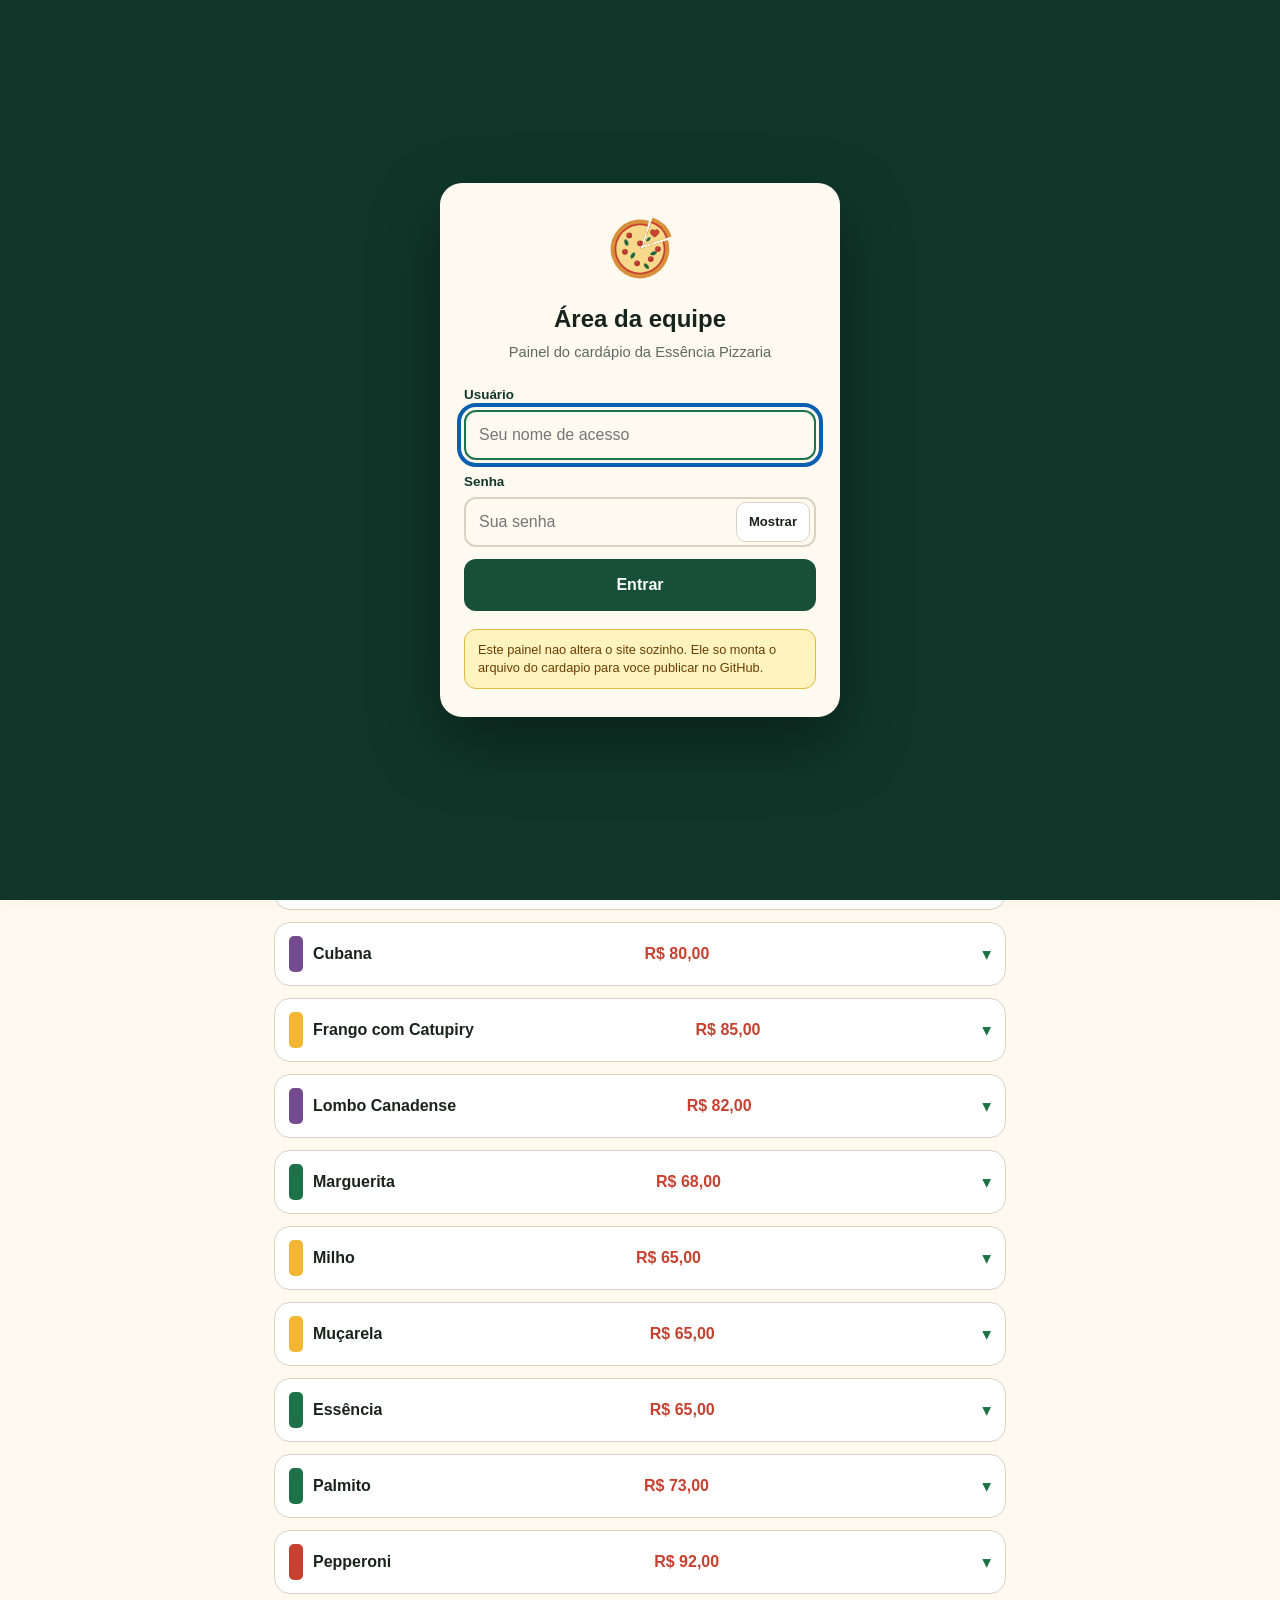
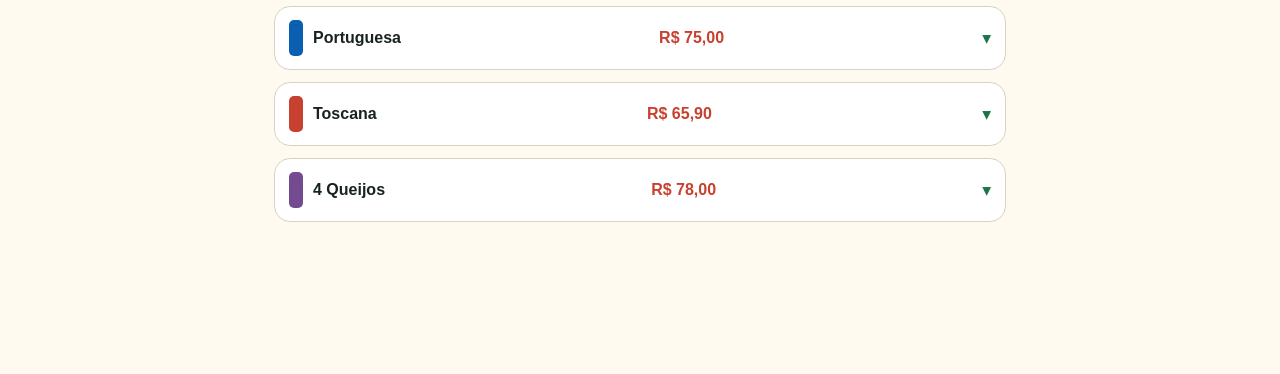
<file: cardapio/admin.html>
<!doctype html>
<html lang="pt-BR">
<head>
<meta charset="UTF-8" />
<meta name="viewport" content="width=device-width, initial-scale=1.0, viewport-fit=cover" />
<meta name="theme-color" content="#10372a" />
<meta name="robots" content="noindex, nofollow" />
<meta name="referrer" content="strict-origin-when-cross-origin" />
<meta http-equiv="Content-Security-Policy" content="default-src 'self'; script-src 'self'; style-src 'self' 'unsafe-inline' https://fonts.googleapis.com; font-src https://fonts.gstatic.com; img-src 'self' data:; connect-src 'self'; object-src 'none'; base-uri 'none'; form-action 'none'; frame-src 'none'" />
<title>Painel do Cardápio | Essência Pizzaria</title>
<link rel="icon" href="../assets/logo-essencia-marca.svg" type="image/svg+xml" />
<link rel="preconnect" href="https://fonts.googleapis.com">
  <link rel="preconnect" href="https://fonts.gstatic.com" crossorigin>
  <link rel="stylesheet" href="https://fonts.googleapis.com/css2?family=Atkinson+Hyperlegible:ital,wght@0,400;0,700;1,400;1,700&display=swap">
<style>
  :root{
    --green-950:#10372a; --green-800:#174f37; --green-700:#1d7247; --green-100:#e3f0e7;
    --cream:#fffaf0; --ink:#19231d; --muted:#5f6962; --line:#d9d2c2; --white:#fff;
    --yellow:#f2b632; --yellow-soft:#fff3bf; --red:#c8402f; --red-soft:#fee8e3; --blue:#0b5fb0;
    --radius:16px;
  }
  *{box-sizing:border-box}
  html{-webkit-text-size-adjust:100%}
  body{margin:0;min-width:320px;color:var(--ink);background:var(--cream);
    font-family: "Atkinson Hyperlegible", Verdana, "Segoe UI", sans-serif,system-ui,-apple-system,"Segoe UI",sans-serif;font-size:16px;line-height:1.5}
  button,input,textarea,select{font:inherit;color:inherit}
  img{display:block;max-width:100%}
  :focus-visible{outline:4px solid var(--blue);outline-offset:3px;border-radius:8px}
  .sr-only{position:absolute;width:1px;height:1px;padding:0;margin:-1px;overflow:hidden;clip:rect(0 0 0 0);white-space:nowrap;border:0}

  .stickytop{position:sticky;top:0;z-index:50}
  header.top{display:flex;align-items:center;gap:12px;
    padding:calc(12px + env(safe-area-inset-top,0px)) 16px 12px;color:var(--white);background:var(--green-950);
    border-bottom:5px solid var(--yellow)}
  header.top img{width:40px;height:40px;flex:0 0 auto}
  header.top h1{display:block;margin:0;font-family: "Atkinson Hyperlegible", Verdana, "Segoe UI", sans-serif;font-size:1.12rem;font-weight:700;line-height:1.15}
  header.top small{display:block;color:#a9cbb8;font-size:.72rem;font-weight:800;letter-spacing:.12em;text-transform:uppercase}
  header.top .see{display:inline-flex;align-items:center;min-height:44px;margin-left:auto;padding:10px 13px;color:var(--green-950);background:var(--yellow);
    border:0;border-radius:10px;font-size:.82rem;font-weight:900;text-decoration:none;white-space:nowrap}

  nav.tabs{display:flex;gap:6px;overflow-x:auto;padding:10px 12px;
    background:var(--cream);border-bottom:1px solid var(--line);-webkit-overflow-scrolling:touch}
  nav.tabs button{flex:0 0 auto;min-height:44px;padding:9px 15px;background:var(--white);
    border:2px solid var(--line);border-radius:999px;font-size:.88rem;font-weight:800;cursor:pointer}
  nav.tabs button[aria-selected="true"]{color:var(--white);background:var(--green-800);border-color:var(--green-800)}

  main{padding:18px 14px 140px;max-width:760px;margin:0 auto}
  h2{margin:0 0 6px;font-family: "Atkinson Hyperlegible", Verdana, "Segoe UI", sans-serif;font-size:1.5rem}
  .hint{margin:0 0 18px;color:var(--muted);font-size:.92rem}

  .item{margin-bottom:12px;background:var(--white);border:1px solid var(--line);border-radius:var(--radius);overflow:hidden}
  .item > summary{display:flex;align-items:center;gap:10px;min-height:62px;padding:12px 14px;cursor:pointer;list-style:none}
  .item > summary::-webkit-details-marker{display:none}
  .item > summary::after{content:"▾";margin-left:auto;color:var(--green-700);font-size:1.1rem;font-weight:900}
  .item[open] > summary{background:var(--green-100);border-bottom:1px solid var(--line)}
  .item[open] > summary::after{content:"▴"}
  .swatch{flex:0 0 auto;width:14px;height:36px;border-radius:5px;background:var(--green-700)}
  .item summary .nm{min-width:0;font-weight:900;overflow:hidden;text-overflow:ellipsis;white-space:nowrap}
  .item summary .pr{margin-left:auto;color:var(--red);font-weight:900;white-space:nowrap}
  .item summary .pr + ::after{margin-left:8px}
  .body{padding:14px}

  label.f{display:block;margin-bottom:12px}
  label.f > span{display:block;margin-bottom:5px;font-size:.84rem;font-weight:800;color:var(--green-950)}
  input[type=text],input[type=number],input[type=password],textarea,select{width:100%;min-height:50px;padding:11px 13px;
    background:var(--cream);border:2px solid var(--line);border-radius:12px}
  textarea{min-height:76px;resize:vertical}
  input:focus,textarea:focus,select:focus{border-color:var(--green-700)}
  .row{display:grid;grid-template-columns:1fr 130px;gap:10px}
  .row3{display:grid;grid-template-columns:1fr 110px 44px;gap:8px;align-items:center;margin-bottom:8px}

  fieldset.aler{margin:0 0 14px;padding:12px;border:2px solid var(--line);border-radius:12px}
  fieldset.aler legend{padding:0 6px;font-size:.84rem;font-weight:800}
  .aler-grid{display:flex;flex-wrap:wrap;gap:8px}
  .aler-grid label{display:flex;align-items:center;gap:7px;min-height:44px;padding:8px 12px;
    background:var(--cream);border:2px solid transparent;border-radius:999px;font-size:.88rem;font-weight:700;cursor:pointer}
  .aler-grid label:has(input:checked){background:var(--yellow-soft);border-color:var(--yellow)}
  .aler-grid input{width:19px;height:19px;accent-color:var(--green-700)}

  .btn{display:inline-flex;align-items:center;justify-content:center;gap:7px;min-height:50px;padding:12px 18px;
    border:2px solid transparent;border-radius:12px;font-weight:900;cursor:pointer;text-decoration:none;text-align:center}
  .btn.primary{color:var(--white);background:var(--green-800)}
  .btn.primary:hover{background:var(--green-950)}
  .btn.ghost{color:var(--green-800);background:var(--white);border-color:var(--line)}
  .btn.danger{color:var(--red);background:var(--red-soft);border-color:#f0bdb5}
  .btn.full{display:flex;width:100%;margin-bottom:10px}
  .btn.mini{min-height:44px;width:44px;padding:0;font-size:1.2rem}
  .btn-row{display:flex;flex-wrap:wrap;gap:8px;margin-top:8px}

  .addbar{position:fixed;right:0;bottom:0;left:0;z-index:60;display:flex;gap:8px;
    padding:12px 14px calc(12px + env(safe-area-inset-bottom,0px));background:rgba(251,248,239,.97);
    border-top:1px solid var(--line);box-shadow:0 -6px 22px rgba(16,55,42,.09)}
  .addbar .btn{flex:1}

  .note{padding:14px 16px;margin-bottom:16px;background:var(--yellow-soft);border:2px solid #e0bb42;border-radius:14px;font-size:.93rem}
  .note > strong:first-child{display:block;margin-bottom:4px}
  .ok{background:var(--green-100);border-color:var(--green-700)}
  .steps{margin:0;padding-left:22px}
  .steps li{margin-bottom:10px}
  code{padding:2px 6px;background:var(--white);border:1px solid var(--line);border-radius:6px;font-size:.88em;word-break:break-all}
  pre{max-height:260px;overflow:auto;padding:12px;background:var(--green-950);color:#d6ece0;border-radius:12px;font-size:.74rem;line-height:1.45}

  .toast{position:fixed;z-index:200;right:14px;bottom:88px;left:14px;padding:14px 16px;color:var(--white);
    background:var(--green-950);border-radius:12px;opacity:0;pointer-events:none;transform:translateY(12px);
    transition:opacity .18s ease,transform .18s ease;font-weight:700}
  .toast.show{opacity:1;transform:translateY(0)}
  .empty{padding:24px;text-align:center;color:var(--muted);background:var(--white);border:2px dashed var(--line);border-radius:var(--radius)}
  .group-box{margin-bottom:14px;padding:14px;background:var(--white);border:1px solid var(--line);border-radius:var(--radius)}
  .group-box h3{margin:0 0 4px;font-size:1.06rem}
  .group-box > p{margin:0 0 12px;color:var(--muted);font-size:.87rem}



  /* --- Tela de login da equipe --- */
  body.travado{overflow:hidden}
  .login-screen{position:fixed;inset:0;z-index:500;display:grid;place-items:center;
    padding:24px 16px calc(24px + env(safe-area-inset-bottom,0px));background:var(--green-950);overflow:auto}
  .login-box{width:100%;max-width:400px;padding:28px 24px;background:var(--cream);border-radius:22px;
    box-shadow:0 26px 70px rgba(0,0,0,.4)}
  .login-box img{width:76px;height:76px;margin:0 auto 14px}
  .login-box h2{margin:0 0 4px;font-family: "Atkinson Hyperlegible", Verdana, "Segoe UI", sans-serif;font-size:1.5rem;text-align:center}
  .login-sub{margin:0 0 22px;color:var(--muted);font-size:.92rem;text-align:center}
  .login-box .btn{margin-top:4px}
  .login-erro{display:none;margin:0 0 14px;padding:11px 13px;color:#7d2f24;background:var(--red-soft);
    border:2px solid #f0bdb5;border-radius:12px;font-size:.9rem;font-weight:800}
  .login-erro.show{display:block}
  .senha-wrap{position:relative;margin-bottom:12px}
  .senha-wrap input{padding-right:78px}
  .ver-senha{position:absolute;top:50%;right:6px;transform:translateY(-50%);min-height:40px;padding:8px 12px;
    background:var(--white);border:1px solid var(--line);border-radius:10px;font-size:.82rem;font-weight:800;cursor:pointer}
  .login-nota{margin:18px 0 0;padding:11px 13px;color:#6b3d00;background:var(--yellow-soft);
    border:1px solid #e0bb42;border-radius:12px;font-size:.8rem;line-height:1.4}
  .sair-btn{min-height:44px;margin-left:8px;padding:10px 13px;color:var(--white);background:transparent;
    border:2px solid rgba(255,255,255,.4);border-radius:10px;font-size:.82rem;font-weight:800;cursor:pointer}
  .sair-btn:hover{background:rgba(255,255,255,.14)}

  /* --- O que acabou --- */
  .stk-group{margin-bottom:18px}
  .stk-group h3{margin:0 0 8px;font-size:1.02rem;color:var(--green-950)}
  .stk-row{display:flex;align-items:center;gap:10px;min-height:60px;margin-bottom:8px;padding:9px 12px;
    background:var(--white);border:1px solid var(--line);border-radius:14px}
  .stk-row.out{background:#fdf1ef;border-color:#f0bdb5}
  .stk-name{min-width:0;flex:1;font-weight:800;overflow:hidden;text-overflow:ellipsis;white-space:nowrap}
  .stk-row.out .stk-name{color:#6d766f;text-decoration:line-through}
  .stk-toggle{flex:0 0 auto;min-height:44px;min-width:104px;padding:9px 14px;border-radius:999px;
    border:2px solid var(--green-700);background:var(--green-100);color:var(--green-950);
    font-weight:900;cursor:pointer}
  .stk-toggle[aria-pressed="true"]{border-color:var(--red);background:var(--red);color:#fff}
  .stk-count{font-weight:900}

  @media (min-width:720px){ .row3{grid-template-columns:1fr 130px 48px} }
  @media (max-width:360px){header.top{flex-wrap:wrap}header.top .see{margin-left:0}}
  .gi-aler{margin:-2px 0 12px}
  .gi-aler summary{cursor:pointer;padding:6px 0;font-size:.84rem;font-weight:700;color:var(--green-700)}
</style>
</head>
<body>

<div class="login-screen" id="login-screen">
  <form class="login-box" id="login-form" autocomplete="on">
    <img src="../assets/logo-essencia-marca.svg" alt="" width="46" height="46" />
    <h2>Área da equipe</h2>
    <p class="login-sub">Painel do cardápio da Essência Pizzaria</p>

    <p class="login-erro" id="login-erro" role="alert"></p>

    <label class="f" for="login-user"><span>Usuário</span>
      <input type="text" id="login-user" name="username" autocomplete="username"
             autocapitalize="words" placeholder="Seu nome de acesso" required />
    </label>

    <label class="f" for="login-pass" style="margin-bottom:5px"><span>Senha</span></label>
    <div class="senha-wrap f">
      <input type="password" id="login-pass" name="password" autocomplete="current-password"
             placeholder="Sua senha" required />
      <button type="button" class="ver-senha" id="ver-senha" aria-pressed="false">Mostrar</button>
    </div>

    <button class="btn primary full" type="submit">Entrar</button>

    <p class="login-nota">
      Este painel nao altera o site sozinho. Ele so monta o arquivo do cardapio
      para voce publicar no GitHub.
    </p>
  </form>
</div>

<div class="stickytop">
<header class="top">
  <img src="../assets/logo-essencia-marca.svg" alt="" width="46" height="46" />
  <div>
    <h1>Painel do Cardápio</h1>
    <small>Essência Pizzaria</small>
  </div>
  <a class="see" href="index.html" target="_blank" rel="noopener">Ver cardápio</a>
  <button type="button" class="sair-btn" id="btn-sair">Sair</button>
</header>

<nav class="tabs" role="tablist" aria-label="Seções do painel">
  <button role="tab" id="tab-pizzas"   aria-selected="true"  aria-controls="p-pizzas">Pizzas</button>
  <button role="tab" id="tab-extras"   aria-selected="false" aria-controls="p-extras">Adicionais</button>
  <button role="tab" id="tab-bordas"   aria-selected="false" aria-controls="p-bordas">Bordas</button>
  <button role="tab" id="tab-montagem" aria-selected="false" aria-controls="p-montagem">Crie sua pizza</button>
  <button role="tab" id="tab-estoque"  aria-selected="false" aria-controls="p-estoque">O que acabou</button>
  <button role="tab" id="tab-publicar" aria-selected="false" aria-controls="p-publicar">Publicar</button>
</nav>
</div>

<main>
  <!-- ============================ PIZZAS ============================ -->
  <section id="p-pizzas" role="tabpanel" aria-labelledby="tab-pizzas">
    <h2>Pizzas do cardápio</h2>
    <p class="hint">Toque numa pizza para abrir. Tudo que você mudar aqui aparece no cardápio depois de <strong>Salvar</strong>.</p>
    <div id="lista-pizzas"></div>
  </section>

  <!-- ========================== ADICIONAIS ========================== -->
  <section id="p-extras" role="tabpanel" aria-labelledby="tab-extras" hidden>
    <h2>Adicionais</h2>
    <p class="hint">Aparecem no passo “Quer acrescentar algo?” quando o cliente personaliza uma pizza do cardápio.</p>
    <div id="lista-extras"></div>
  </section>

  <!-- ============================ BORDAS ============================ -->
  <section id="p-bordas" role="tabpanel" aria-labelledby="tab-bordas" hidden>
    <h2>Bordas</h2>
    <p class="hint">Deixe uma borda com preço <strong>0</strong> para ser a opção padrão, sem acréscimo.</p>
    <div id="lista-bordas"></div>
  </section>

  <!-- ========================== CRIE SUA PIZZA ========================== -->
  <section id="p-montagem" role="tabpanel" aria-labelledby="tab-montagem" hidden>
    <h2>Crie sua pizza</h2>
    <p class="hint">É o card “Crie sua pizza” do cardápio. O cliente começa pelo preço base e cada ingrediente soma.</p>

    <label class="f">
      <span>Preço base (massa + molho + 8 fatias)</span>
      <input type="number" id="preco-base" min="0" step="0.5" inputmode="decimal" autocomplete="off" />
    </label>
    <label class="f">
      <span>Frase que explica o preço base</span>
      <textarea id="desc-base" maxlength="180"></textarea>
    </label>

    <div id="lista-grupos"></div>
  </section>


  <!-- ========================== O QUE ACABOU ========================== -->
  <section id="p-estoque" role="tabpanel" aria-labelledby="tab-estoque" hidden>
    <h2>O que acabou hoje</h2>
    <p class="hint">Toque para marcar o que não tem. Fica riscado no cardápio e o cliente não consegue pedir.</p>

    <div class="note" id="resumo-estoque"></div>
    <button class="btn ghost full" id="btn-repor">Marcar tudo como disponível</button>

    <div id="lista-estoque"></div>
  </section>

  <!-- =========================== PUBLICAR =========================== -->
  <section id="p-publicar" role="tabpanel" aria-labelledby="tab-publicar" hidden>
    <h2>Publicar no site</h2>
    <p class="hint">São duas coisas diferentes. Leia com calma que é rápido.</p>

    <div class="note ok">
      <strong>1. Salvar neste aparelho</strong>
      Vale só no seu celular, serve para você conferir como ficou antes de publicar para todo mundo.
    </div>
    <button class="btn primary full" id="btn-salvar">Salvar e ver no meu cardápio</button>
    <button class="btn ghost full" id="btn-descartar">Descartar e voltar ao que está publicado</button>

    <div class="note" style="margin-top:22px">
      <strong>2. Publicar para todos os clientes</strong>
      Aqui você troca o arquivo <code>menu-dados.js</code> no GitHub. A URL do site e o seu QR Code <strong>não mudam</strong>.
    </div>

    <button class="btn primary full" id="btn-copiar">Copiar o arquivo novo</button>
    <button class="btn ghost full" id="btn-baixar">Baixar menu-dados.js</button>

    <h3 style="margin:22px 0 8px;font-family:'Atkinson Hyperlegible',Verdana,sans-serif">Como colar no GitHub pelo celular</h3>
    <ol class="steps">
      <li>Toque em <strong>Copiar o arquivo novo</strong> aqui em cima.</li>
      <li>Abra o seu repositório no GitHub pelo navegador do celular.</li>
      <li>Entre na pasta <code>cardapio</code> e toque no arquivo <code>menu-dados.js</code>.</li>
      <li>Toque no lápis <strong>✏️ (Edit)</strong>. Se não aparecer, toque nos três pontinhos <strong>⋯</strong> e escolha <em>Edit in place</em>.</li>
      <li>Apague <strong>tudo</strong> que está lá dentro (toque e segure → Selecionar tudo → apagar).</li>
      <li>Cole o que você copiou.</li>
      <li>Desça e toque em <strong>Commit changes</strong>.</li>
      <li>Espere 1 ou 2 minutos e abra o site. O cardápio novo já está no ar, no mesmo link de sempre.</li>
    </ol>

    <h3 style="margin:22px 0 8px;font-family:'Atkinson Hyperlegible',Verdana,sans-serif">Prévia do arquivo</h3>
    <pre id="preview" aria-label="Conteúdo do arquivo menu-dados.js"></pre>
  </section>
</main>

<div class="addbar" id="addbar"></div>
<div class="toast" id="toast" role="status" aria-live="polite"></div>

<script src="menu-dados.js"></script>
<script src="admin.js"></script>
</body>
</html>
</file>
<file: styles.css>
:root {
  --green-950: #0b2b22;
  --green-900: #10372a;
  --green-800: #174b38;
  --green-700: #1d7247;
  --cream: #fffaf0;
  --cream-deep: #f4ecd9;
  --ink: #173029;
  --muted: #424f4a;
  --yellow: #f2b632;
  --yellow-soft: #ffe59a;
  --red: #c8402f;
  --blue: #0b5fb0;
  --purple: #744a91;
  --white: #ffffff;
  --shadow: 0 22px 55px rgba(16, 55, 42, 0.13);
  --radius-lg: 28px;
  --radius-md: 18px;
  --container: 1180px;
  --base-size: 16px;
  --header-h: 76px;
}

* {
  box-sizing: border-box;
}

html {
  scroll-behavior: smooth;
  scroll-padding-top: calc(var(--header-h) + 12px);
}

body {
  margin: 0;
  color: var(--ink);
  background: var(--cream);
  font-family: "Atkinson Hyperlegible", Verdana, "Segoe UI", sans-serif, system-ui, -apple-system, BlinkMacSystemFont, "Segoe UI", sans-serif;
  font-size: var(--base-size);
  line-height: 1.65;
  -webkit-font-smoothing: antialiased;
}

body.large-text {
  --base-size: 19px;
}

/* "Texto maior" também aumenta o que é medido em rem (títulos, cards, tabelas). */
html:has(body.large-text) {
  font-size: 118.75%;
}

body.focus-mode * {
  animation: none !important;
  transition: none !important;
}

body.focus-mode .hero-overlay {
  background: rgba(11, 43, 34, 0.9);
}

body.focus-mode .identity-visual,
body.focus-mode .quote-mark,
body.focus-mode .reading-progress {
  display: none;
}

a,
button {
  font: inherit;
}

a {
  color: inherit;
}

button {
  color: inherit;
}

:focus-visible {
  outline: 4px solid var(--blue);
  outline-offset: 4px;
}

.skip-link {
  position: fixed;
  z-index: 10000;
  top: 12px;
  left: 12px;
  padding: 12px 18px;
  border-radius: 8px;
  color: var(--white);
  background: var(--green-950);
  transform: translateY(-150%);
}

.skip-link:focus {
  transform: translateY(0);
}

.reading-progress {
  position: fixed;
  z-index: 9999;
  inset: 0 0 auto;
  height: 4px;
  background: transparent;
}

.reading-progress span {
  display: block;
  width: 100%;
  height: 100%;
  background: var(--yellow);
  transform: scaleX(0);
  transform-origin: left center;
}

.container {
  width: min(calc(100% - 48px), var(--container));
  margin-inline: auto;
}

.site-header {
  position: sticky;
  z-index: 1000;
  top: 0;
  display: grid;
  grid-template-columns: auto 1fr auto;
  align-items: center;
  gap: 32px;
  min-height: 76px;
  padding: 10px max(24px, calc((100vw - var(--container)) / 2));
  border-bottom: 1px solid rgba(23, 48, 41, 0.09);
  background: var(--cream);
}

.brand {
  display: inline-flex;
  align-items: center;
  gap: 11px;
  color: var(--green-900);
  text-decoration: none;
}

.brand-logo {
  flex: 0 0 auto;
  width: 46px;
  height: 46px;
}

.brand > span:last-child {
  display: grid;
  line-height: 1.1;
}

.brand strong {
  font-family: "Atkinson Hyperlegible", Verdana, "Segoe UI", sans-serif;
  font-size: 1.35rem;
}

.brand small {
  margin-top: 4px;
  color: var(--muted);
  font-size: 0.7rem;
  font-weight: 700;
  letter-spacing: 0.08em;
  text-transform: uppercase;
}

.main-nav {
  display: flex;
  align-items: center;
  justify-content: center;
  gap: clamp(16px, 2vw, 30px);
}

.main-nav a {
  white-space: nowrap;
  color: var(--green-900);
  font-size: 0.88rem;
  font-weight: 750;
  text-decoration: none;
}

.main-nav a:hover {
  text-decoration: underline;
  text-decoration-color: var(--yellow);
  text-decoration-thickness: 3px;
  text-underline-offset: 6px;
}

.header-actions {
  display: flex;
  align-items: center;
  gap: 10px;
}

.access-button,
.menu-button {
  min-height: 44px;
  padding: 10px 16px;
  border-radius: 999px;
  font-size: 0.82rem;
  font-weight: 800;
  text-decoration: none;
  cursor: pointer;
}

.access-button {
  border: 1px solid rgba(23, 48, 41, 0.18);
  color: var(--green-900);
  background: var(--white);
}

.access-button span {
  margin-right: 5px;
  color: var(--blue);
}

.menu-button {
  display: inline-flex;
  align-items: center;
  border: 2px solid var(--green-900);
  color: var(--white);
  background: var(--green-900);
}

.access-button:hover,
.menu-button:hover {
  transform: translateY(-1px);
  box-shadow: 0 8px 20px rgba(16, 55, 42, 0.15);
}

.hero {
  position: relative;
  display: grid;
  min-height: min(790px, calc(100vh - 76px));
  align-items: end;
  overflow: hidden;
  color: var(--white);
  background: var(--green-950) url("assets/ambiente-essencia.png") center / cover no-repeat;
  background-image: image-set(url("assets/ambiente-essencia.webp") type("image/webp"), url("assets/ambiente-essencia.png") type("image/png"));
}

.hero-overlay {
  position: absolute;
  inset: 0;
  background: linear-gradient(90deg, rgba(8, 35, 27, 0.97) 0%, rgba(8, 35, 27, 0.8) 42%, rgba(8, 35, 27, 0.12) 76%), linear-gradient(0deg, rgba(8, 35, 27, 0.62), transparent 48%);
}

.hero-content {
  position: relative;
  z-index: 1;
  padding-block: clamp(100px, 14vh, 150px) clamp(64px, 10vh, 96px);
}

.hero h1,
.section h2,
.final-cta h2 {
  margin: 0;
  font-family: "Atkinson Hyperlegible", Verdana, "Segoe UI", sans-serif;
  line-height: 1.03;
  letter-spacing: -0.035em;
}

.hero h1 {
  max-width: 820px;
  font-size: clamp(3rem, 6.8vw, 6.1rem);
  text-wrap: balance;
}

.hero-lead {
  max-width: 650px;
  margin: 26px 0 32px;
  color: rgba(255, 255, 255, 0.87);
  font-size: clamp(1.08rem, 1.8vw, 1.38rem);
}

.eyebrow {
  margin: 0 0 14px;
  color: var(--green-700);
  font-size: 0.75rem;
  font-weight: 900;
  letter-spacing: 0.16em;
  text-transform: uppercase;
}

.eyebrow.light {
  color: var(--yellow);
}

.eyebrow.dark {
  color: var(--yellow-soft);
}

.hero-actions {
  display: flex;
  flex-wrap: wrap;
  gap: 12px;
}

.button {
  display: inline-flex;
  min-height: 51px;
  align-items: center;
  justify-content: center;
  gap: 10px;
  padding: 13px 22px;
  border: 2px solid transparent;
  border-radius: 999px;
  font-weight: 850;
  text-decoration: none;
  cursor: pointer;
}

.button.primary {
  color: var(--green-950);
  background: var(--yellow);
}

.button.primary:hover {
  background: #ffd96a;
  transform: translateY(-2px);
}

.button.ghost {
  border-color: rgba(255, 255, 255, 0.4);
  color: var(--white);
  background: rgba(255, 255, 255, 0.08);
}

.button.ghost:hover {
  background: rgba(255, 255, 255, 0.16);
}

.button.large {
  min-height: 60px;
  padding-inline: 28px;
}

.hero-note {
  display: flex;
  align-items: center;
  gap: 9px;
  margin: 42px 0 0;
  color: rgba(255, 255, 255, 0.75);
  font-size: 0.86rem;
  font-weight: 700;
}

.hero-note span {
  color: var(--yellow);
}

.section {
  padding-block: clamp(80px, 11vw, 140px);
}

.two-columns {
  display: grid;
  grid-template-columns: minmax(0, 1.05fr) minmax(340px, 0.8fr);
  gap: clamp(50px, 9vw, 120px);
  align-items: center;
}

.section h2,
.final-cta h2 {
  color: var(--green-950);
  font-size: clamp(2.45rem, 5vw, 4.8rem);
  text-wrap: balance;
}

.story-copy .lead {
  margin: 28px 0 18px;
  color: var(--ink);
  font-size: 1.22rem;
  font-weight: 650;
  line-height: 1.55;
}

.story-copy > p:not(.eyebrow):not(.lead) {
  color: var(--muted);
}

.text-button {
  display: inline-flex;
  gap: 10px;
  margin-top: 12px;
  padding: 8px 0;
  border: 0;
  border-bottom: 2px solid var(--yellow);
  color: var(--green-900);
  background: transparent;
  font-weight: 850;
  cursor: pointer;
}

.problem-card {
  padding: clamp(30px, 4vw, 52px);
  border-radius: var(--radius-lg);
  color: var(--white);
  background: var(--green-900);
  box-shadow: var(--shadow);
}

.problem-card h3 {
  margin: 0 0 30px;
  font-family: "Atkinson Hyperlegible", Verdana, "Segoe UI", sans-serif;
  font-size: clamp(1.8rem, 3vw, 2.7rem);
  line-height: 1.12;
}

.check-list {
  display: grid;
  gap: 0;
  margin: 0;
  padding: 0;
  list-style: none;
}

.check-list li {
  display: grid;
  grid-template-columns: 42px 1fr;
  gap: 12px;
  align-items: center;
  padding: 17px 0;
  border-top: 1px solid rgba(255, 255, 255, 0.15);
}

.check-list li span {
  color: var(--yellow);
  font-size: 0.72rem;
  font-weight: 900;
}

.belief {
  padding-block: clamp(68px, 9vw, 110px);
  color: var(--green-950);
  background: var(--yellow);
}

.belief-inner {
  display: grid;
  grid-template-columns: auto 1fr;
  gap: 30px;
  align-items: start;
}

.quote-mark {
  font-family: "Atkinson Hyperlegible", Verdana, "Segoe UI", sans-serif;
  font-size: clamp(5rem, 10vw, 9rem);
  line-height: 0.75;
}

.belief blockquote {
  max-width: 980px;
  margin: 0;
  font-family: "Atkinson Hyperlegible", Verdana, "Segoe UI", sans-serif;
  font-size: clamp(2rem, 4.7vw, 4.35rem);
  font-weight: 700;
  line-height: 1.08;
  letter-spacing: -0.03em;
  text-wrap: balance;
}

.how {
  background: #f6f0e2;
}

.section-heading {
  max-width: 780px;
  margin-bottom: 55px;
}

.section-heading.centered {
  margin-inline: auto;
  text-align: center;
}

.section-heading > p:last-child {
  max-width: 680px;
  margin: 24px auto 0;
  color: var(--muted);
  font-size: 1.08rem;
}

.feature-grid {
  display: grid;
  grid-template-columns: repeat(4, 1fr);
  gap: 16px;
}

.feature-card {
  min-height: 275px;
  padding: 28px;
  border: 1px solid rgba(23, 48, 41, 0.1);
  border-radius: var(--radius-md);
  background: var(--cream);
}

.feature-card:nth-child(2) {
  border-top: 5px solid var(--yellow);
}

.feature-card:nth-child(3) {
  border-top: 5px solid var(--red);
}

.feature-card:nth-child(4) {
  border-top: 5px solid var(--blue);
}

.feature-number {
  color: var(--green-700);
  font-size: 0.72rem;
  font-weight: 900;
  letter-spacing: 0.12em;
}

.feature-card h3 {
  margin: 50px 0 13px;
  font-family: "Atkinson Hyperlegible", Verdana, "Segoe UI", sans-serif;
  font-size: 1.55rem;
  line-height: 1.15;
}

.feature-card p {
  margin: 0;
  color: var(--muted);
  font-size: 0.94rem;
}

.experience-flow {
  display: grid;
  grid-template-columns: 0.8fr 1.8fr;
  gap: 45px;
  align-items: center;
  margin-top: 24px;
  padding: clamp(30px, 5vw, 54px);
  border-radius: var(--radius-lg);
  color: var(--white);
  background: var(--green-900);
}

.experience-flow h3 {
  margin: 0;
  font-family: "Atkinson Hyperlegible", Verdana, "Segoe UI", sans-serif;
  font-size: clamp(1.8rem, 3vw, 2.6rem);
  line-height: 1.1;
}

.experience-flow ol {
  display: grid;
  grid-template-columns: repeat(5, 1fr);
  gap: 8px;
  margin: 0;
  padding: 0;
  list-style: none;
}

.experience-flow li {
  position: relative;
  display: grid;
  gap: 9px;
  justify-items: center;
  font-size: 0.78rem;
  font-weight: 800;
  text-align: center;
}

.experience-flow li:not(:last-child)::after {
  position: absolute;
  top: 18px;
  right: -12px;
  width: 24px;
  height: 1px;
  background: rgba(255, 255, 255, 0.35);
  content: "";
}

.experience-flow li span {
  display: grid;
  width: 38px;
  height: 38px;
  place-items: center;
  border-radius: 50%;
  color: var(--green-950);
  background: var(--yellow);
}

.identity {
  background: var(--cream);
}

.identity-grid {
  grid-template-columns: minmax(360px, 0.9fr) minmax(0, 1fr);
}

.identity-visual {
  display: grid;
  grid-template-columns: repeat(2, 1fr);
  aspect-ratio: 1 / 0.92;
  overflow: hidden;
  border-radius: var(--radius-lg);
  box-shadow: var(--shadow);
}

.color-band {
  display: flex;
  flex-direction: column;
  align-items: flex-start;
  justify-content: flex-end;
  gap: 2px;
  padding: 22px;
  font-size: 0.8rem;
  font-weight: 900;
  letter-spacing: 0.08em;
  line-height: 1.25;
  text-transform: uppercase;
}

.color-band.green {
  color: var(--white);
  background: var(--green-700);
}

.color-band.yellow {
  color: var(--green-950);
  background: var(--yellow);
}

.color-band.red {
  color: var(--white);
  background: var(--red);
}

.color-band.blue {
  color: var(--white);
  background: var(--blue);
}

.color-band.purple {
  grid-column: 1 / -1;
  color: var(--white);
  background: var(--purple);
}

.color-band.red small {
  color: #ffffff;
}

.final-cta .eyebrow,
.final-cta small,
.cta-inner small {
  color: var(--green-950);
}

.color-band small {
  display: block;
  margin-top: 4px;
  font-size: 0.86em;
  font-weight: 700;
  letter-spacing: 0.02em;
  text-transform: none;
  opacity: 0.92;
}

.values {
  display: flex;
  flex-wrap: wrap;
  gap: 9px;
  margin-top: 28px;
}

.values span {
  padding: 8px 13px;
  border: 1px solid rgba(23, 48, 41, 0.2);
  border-radius: 999px;
  color: var(--green-900);
  font-size: 0.78rem;
  font-weight: 850;
}

.journey {
  background: var(--white);
}

.timeline {
  display: grid;
  margin: 0;
  padding: 0;
  list-style: none;
}

.timeline li {
  position: relative;
  display: grid;
  grid-template-columns: 70px 1fr;
  gap: 24px;
  padding-bottom: 38px;
}

.timeline li:not(:last-child)::before {
  position: absolute;
  top: 48px;
  bottom: 0;
  left: 24px;
  width: 2px;
  background: var(--cream-deep);
  content: "";
}

.timeline-marker {
  position: relative;
  z-index: 1;
  display: grid;
  width: 50px;
  height: 50px;
  place-items: center;
  border-radius: 50%;
  color: var(--green-950);
  background: var(--yellow);
  font-weight: 900;
}

.timeline small {
  color: var(--green-700);
  font-size: 0.7rem;
  font-weight: 900;
  letter-spacing: 0.1em;
  text-transform: uppercase;
}

.timeline h3 {
  margin: 3px 0 5px;
  font-family: "Atkinson Hyperlegible", Verdana, "Segoe UI", sans-serif;
  font-size: 1.45rem;
}

.timeline p {
  max-width: 740px;
  margin: 0;
  color: var(--muted);
}

.learning-note {
  display: grid;
  grid-template-columns: auto 1fr auto;
  gap: 26px;
  align-items: center;
  margin-top: 22px;
  padding: 28px 30px;
  border-left: 6px solid var(--yellow);
  border-radius: 0 var(--radius-md) var(--radius-md) 0;
  background: var(--cream);
}

.learning-note strong {
  font-family: "Atkinson Hyperlegible", Verdana, "Segoe UI", sans-serif;
  font-size: 1.25rem;
}

.learning-note p {
  margin: 0;
  color: var(--muted);
}

.learning-note .text-button {
  margin: 0;
  white-space: nowrap;
}

.viability {
  color: var(--white);
  background: var(--green-950);
}

.light-heading h2,
.light-heading > p:last-child {
  color: var(--white);
}

.light-heading > p:last-child {
  opacity: 0.75;
}

.viability-grid {
  display: grid;
  grid-template-columns: repeat(2, 1fr);
  gap: 18px;
}

.viability-grid article {
  padding: clamp(28px, 4.5vw, 48px);
  border: 1px solid rgba(255, 255, 255, 0.13);
  border-radius: var(--radius-lg);
  background: rgba(255, 255, 255, 0.06);
}

.status {
  display: inline-block;
  margin: 0 0 30px;
  padding: 6px 12px;
  border-radius: 999px;
  color: var(--green-950);
  font-size: 0.72rem;
  font-weight: 900;
  letter-spacing: 0.08em;
  text-transform: uppercase;
}

.status.positive {
  background: var(--yellow);
}

.status.attention {
  color: var(--white);
  background: var(--red);
}

.viability-grid h3 {
  margin: 0 0 20px;
  font-family: "Atkinson Hyperlegible", Verdana, "Segoe UI", sans-serif;
  font-size: clamp(1.65rem, 3vw, 2.25rem);
  line-height: 1.12;
}

.viability-grid ul {
  display: grid;
  gap: 13px;
  margin: 0;
  padding-left: 21px;
  color: rgba(255, 255, 255, 0.78);
}

.final-cta {
  padding-block: clamp(90px, 13vw, 160px);
  background: var(--yellow);
}

.cta-inner {
  display: grid;
  justify-items: center;
  max-width: 920px;
  text-align: center;
}

.final-cta h2 {
  max-width: 850px;
}

.final-cta p:not(.eyebrow) {
  max-width: 700px;
  margin: 25px auto 30px;
  color: #31453e;
  font-size: 1.08rem;
}

.final-cta .button.primary {
  color: var(--white);
  background: var(--green-950);
}

.final-cta .button.primary:hover {
  background: var(--green-800);
}

.final-cta small {
  margin-top: 24px;
  color: rgba(11, 43, 34, 0.7);
}

footer {
  padding-block: 28px;
  color: var(--white);
  background: #071e17;
}

.footer-inner {
  display: grid;
  grid-template-columns: 1fr auto 1fr;
  gap: 24px;
  align-items: center;
}

.footer-brand {
  color: var(--white);
}

.footer-brand small {
  color: rgba(255, 255, 255, 0.62);
}

.footer-inner p {
  color: rgba(255, 255, 255, 0.68);
  font-size: 0.85rem;
  text-align: center;
}

.footer-inner > a:last-child {
  display: inline-flex;
  min-height: 44px;
  align-items: center;
  justify-self: end;
  padding: 10px 2px;
  color: var(--yellow);
  font-size: 0.83rem;
  font-weight: 800;
  text-decoration: none;
}

.access-dialog {
  width: min(600px, calc(100% - 28px));
  max-height: calc(100vh - 40px);
  padding: 0;
  overflow: auto;
  border: 0;
  border-radius: 24px;
  color: var(--ink);
  background: var(--cream);
  box-shadow: 0 30px 100px rgba(0, 0, 0, 0.32);
}

.access-dialog::backdrop {
  background: rgba(5, 25, 19, 0.75);
  backdrop-filter: blur(5px);
}

.dialog-header {
  display: flex;
  align-items: start;
  justify-content: space-between;
  gap: 20px;
  padding: 28px 28px 16px;
}

.dialog-header h2 {
  margin: 0;
  font-family: "Atkinson Hyperlegible", Verdana, "Segoe UI", sans-serif;
  font-size: clamp(1.8rem, 4vw, 2.6rem);
  line-height: 1.08;
}

.icon-button {
  display: grid;
  flex: 0 0 auto;
  width: 44px;
  height: 44px;
  place-items: center;
  border: 1px solid rgba(23, 48, 41, 0.2);
  border-radius: 50%;
  background: var(--white);
  font-size: 1.8rem;
  line-height: 1;
  cursor: pointer;
}

.dialog-intro {
  margin: 0;
  padding: 0 28px 20px;
  color: var(--muted);
}

.access-options {
  display: grid;
  grid-template-columns: repeat(2, 1fr);
  gap: 10px;
  padding: 0 28px 22px;
}

.access-options button {
  display: grid;
  grid-template-columns: 48px 1fr;
  gap: 13px;
  align-items: center;
  min-height: 92px;
  padding: 16px;
  border: 1px solid rgba(23, 48, 41, 0.14);
  border-radius: 14px;
  background: var(--white);
  text-align: left;
  cursor: pointer;
}

.access-options button:hover,
.access-options button[aria-pressed="true"] {
  border-color: var(--green-700);
  background: #eef6f1;
}

.access-options button > span:last-child {
  display: grid;
}

.access-options strong {
  color: var(--green-900);
  line-height: 1.25;
}

.access-options small {
  margin-top: 3px;
  color: var(--muted);
  line-height: 1.35;
}

.option-icon {
  display: grid;
  width: 46px;
  height: 46px;
  place-items: center;
  border-radius: 12px;
  color: var(--green-950);
  background: var(--yellow-soft);
  font-size: 0.92rem;
  font-weight: 900;
}

.contrast-icon {
  font-size: 1.5rem;
}

.stop-audio {
  width: calc(100% - 56px);
  margin: 0 28px 28px;
  border-color: rgba(23, 48, 41, 0.2);
  color: var(--green-900);
  background: transparent;
}

.toast {
  position: fixed;
  z-index: 10001;
  right: 24px;
  bottom: 24px;
  max-width: min(420px, calc(100% - 48px));
  padding: 13px 18px;
  border-radius: 12px;
  color: var(--white);
  background: var(--green-950);
  box-shadow: var(--shadow);
  opacity: 0;
  pointer-events: none;
  transform: translateY(12px);
  transition: opacity 180ms ease, transform 180ms ease;
}

.toast.visible {
  opacity: 1;
  transform: translateY(0);
}

body.high-contrast {
  --cream: #000000;
  --cream-deep: #262626;
  --ink: #ffffff;
  --muted: #ffffff;
  --green-950: #000000;
  --green-900: #000000;
  --green-800: #111111;
  --green-700: #ffe100;
  --yellow: #ffe100;
  --yellow-soft: #ffe100;
  --blue: #00d9ff;
  color: #ffffff;
  background: #000000;
}

body.high-contrast .site-header,
body.high-contrast .how,
body.high-contrast .identity,
body.high-contrast .journey,
body.high-contrast .feature-card,
body.high-contrast .access-dialog,
body.high-contrast .access-options button {
  color: #ffffff;
  background: #000000;
}

body.high-contrast .site-header,
body.high-contrast .feature-card,
body.high-contrast .access-options button,
body.high-contrast .viability-grid article {
  border-color: #ffffff;
}

body.high-contrast .brand,
body.high-contrast .main-nav a,
body.high-contrast .access-button,
body.high-contrast .story-copy .lead,
body.high-contrast .story-copy > p,
body.high-contrast .section-heading > p:last-child,
body.high-contrast .feature-card p,
body.high-contrast .timeline p,
body.high-contrast .learning-note p,
body.high-contrast .access-options strong,
body.high-contrast .access-options small,
body.high-contrast .dialog-intro {
  color: #ffffff;
}

body.high-contrast .section h2,
body.high-contrast .final-cta h2,
body.high-contrast .dialog-header h2 {
  color: #ffffff;
}

body.high-contrast .belief,
body.high-contrast .final-cta {
  color: #000000;
  background: #ffe100;
}

body.high-contrast .final-cta h2,
body.high-contrast .final-cta p,
body.high-contrast .final-cta small,
body.high-contrast .belief blockquote {
  color: #000000;
}

body.high-contrast .learning-note {
  background: #151515;
}

/* O botão de acessibilidade continuava branco com letra branca. */
body.high-contrast .access-button {
  color: #ffffff;
  background: #000000;
  border: 2px solid #ffffff;
}

body.high-contrast .access-button span {
  color: #ffe100;
}

@media (max-width: 760px) {
  .hero {
    background-image: image-set(url("assets/ambiente-essencia-900.webp") type("image/webp"), url("assets/ambiente-essencia.png") type("image/png"));
  }
}

@media (max-width: 1060px) {
  :root {
    --header-h: 124px;
  }

  .site-header {
    grid-template-columns: 1fr auto;
    row-gap: 6px;
  }

  /* Antes o menu sumia abaixo de 1060 px. Agora vira uma linha que rola para o lado. */
  .main-nav {
    grid-column: 1 / -1;
    grid-row: 2;
    justify-content: flex-start;
    gap: 22px;
    margin-inline: -4px;
    padding: 4px 4px 6px;
    overflow-x: auto;
    white-space: nowrap;
    scrollbar-width: none;
  }

  .main-nav::-webkit-scrollbar {
    display: none;
  }

  .main-nav a {
    padding: 6px 0;
  }

  .main-nav a[aria-current="page"] {
    text-decoration: underline;
    text-decoration-color: var(--yellow);
    text-decoration-thickness: 3px;
    text-underline-offset: 6px;
  }

  .feature-grid {
    grid-template-columns: repeat(2, 1fr);
  }

  .experience-flow {
    grid-template-columns: 1fr;
  }
}

@media (max-width: 780px) {
  .container {
    width: min(calc(100% - 32px), var(--container));
  }

  .site-header {
    gap: 12px;
    padding-inline: 16px;
  }

  .brand small,
  .access-button span + * {
    display: none;
  }

  .access-button {
    width: 44px;
    padding: 0;
    font-size: 0;
  }

  .access-button span {
    margin: 0;
    font-size: 1.1rem;
  }

  .menu-button {
    padding-inline: 13px;
  }

  .hero {
    min-height: 720px;
    background-position: 62% center;
  }

  .hero-overlay {
    background: linear-gradient(90deg, rgba(8, 35, 27, 0.97) 0%, rgba(8, 35, 27, 0.77) 72%, rgba(8, 35, 27, 0.45) 100%);
  }

  .hero h1 {
    font-size: clamp(3rem, 14vw, 4.6rem);
  }

  .two-columns,
  .identity-grid,
  .viability-grid {
    grid-template-columns: 1fr;
  }

  .identity-visual {
    max-width: 560px;
  }

  .belief-inner {
    grid-template-columns: 1fr;
  }

  .belief blockquote {
    font-size: clamp(2.1rem, 9vw, 3.5rem);
  }

  .experience-flow ol {
    grid-template-columns: repeat(3, 1fr);
    gap: 18px 8px;
  }

  .experience-flow li:not(:last-child)::after {
    display: none;
  }

  .learning-note {
    grid-template-columns: 1fr;
  }

  .learning-note .text-button {
    justify-self: start;
  }

  .footer-inner {
    grid-template-columns: 1fr;
    justify-items: start;
  }

  .footer-inner p {
    text-align: left;
  }

  .footer-inner > a:last-child {
    justify-self: start;
  }
}

@media (max-width: 560px) {
  .header-actions {
    gap: 6px;
  }

  .menu-button {
    font-size: 0.75rem;
  }

  .hero-actions,
  .hero-actions .button {
    width: 100%;
  }

  .feature-grid {
    grid-template-columns: 1fr;
  }

  .feature-card {
    min-height: auto;
  }

  .feature-card h3 {
    margin-top: 28px;
  }

  .experience-flow ol {
    grid-template-columns: repeat(2, 1fr);
  }

  .identity-visual {
    grid-template-columns: 1fr;
    grid-template-rows: repeat(4, 100px);
    aspect-ratio: auto;
  }

  .timeline li {
    grid-template-columns: 54px 1fr;
    gap: 12px;
  }

  .access-options {
    grid-template-columns: 1fr;
  }

  .dialog-header,
  .dialog-intro,
  .access-options {
    padding-inline: 20px;
  }

  .stop-audio {
    width: calc(100% - 40px);
    margin-inline: 20px;
  }
}

@media (prefers-reduced-motion: reduce) {
  html {
    scroll-behavior: auto;
  }

  *,
  *::before,
  *::after {
    animation-duration: 0.01ms !important;
    animation-iteration-count: 1 !important;
    scroll-behavior: auto !important;
    transition-duration: 0.01ms !important;
  }
}


/* ===== Análise financeira na seção de viabilidade (outubro de 2026) ===== */
.footer-signature { display: block; opacity: 0.8; font-size: 0.9em; }
.price-breakdown {
  margin-bottom: 18px;
  padding: clamp(28px, 4.5vw, 48px);
  border: 1px solid rgba(255, 255, 255, 0.13);
  border-radius: var(--radius-lg);
  background: rgba(255, 255, 255, 0.06);
}
.breakdown-head h3 { margin: 0 0 6px; font-size: clamp(1.5rem, 2.6vw, 2rem); line-height: 1.15; }
.breakdown-head p { margin: 0 0 24px; color: rgba(255, 255, 255, 0.78); }
.breakdown-bar { display: flex; height: 34px; overflow: hidden; border-radius: 999px; background: rgba(255, 255, 255, 0.1); }
.breakdown-bar .seg { display: block; height: 100%; }
.breakdown-bar .seg + .seg { border-left: 3px solid var(--green-950); }
.seg-cmv { background: #c08612; }
.seg-tax { background: #4f97e0; }
.seg-fixed { background: #e0684f; }
.seg-socios { background: #a07fd0; }
.seg-profit { background: #2f9a63; }
.breakdown-legend { display: grid; grid-template-columns: repeat(4, minmax(0, 1fr)); gap: 16px; margin: 22px 0 0; padding: 0; list-style: none; }
.breakdown-legend li { display: grid; grid-template-columns: 16px 1fr; column-gap: 10px; align-items: start; color: rgba(255, 255, 255, 0.82); line-height: 1.4; }
.breakdown-legend strong { display: block; color: var(--white); }
.breakdown-legend .swatch { grid-row: span 2; width: 16px; height: 16px; margin-top: 4px; border-radius: 4px; }
.breakdown-note { margin: 24px 0 0; padding-top: 20px; border-top: 1px solid rgba(255, 255, 255, 0.13); color: rgba(255, 255, 255, 0.85); }
.key-numbers { display: grid; grid-template-columns: repeat(4, minmax(0, 1fr)); gap: 18px; margin: 0 0 18px; }
.key-numbers > div { padding: 22px 24px; border: 1px solid rgba(255, 255, 255, 0.13); border-radius: var(--radius-md); background: rgba(255, 255, 255, 0.06); }
.key-numbers dt { color: rgba(255, 255, 255, 0.78); font-size: 0.9rem; }
.key-numbers dd { margin: 4px 0 0; color: var(--yellow); font-size: clamp(1.4rem, 2.4vw, 1.9rem); font-weight: 700; line-height: 1.15; }
body.high-contrast .price-breakdown,
body.high-contrast .key-numbers > div { border-color: #ffffff; background: #000000; }
body.high-contrast .breakdown-legend li,
body.high-contrast .breakdown-head p,
body.high-contrast .breakdown-note,
body.high-contrast .key-numbers dt { color: #ffffff; }
@media (max-width: 900px) {
  .breakdown-legend, .key-numbers { grid-template-columns: repeat(2, minmax(0, 1fr)); }
}
@media (max-width: 520px) {
  .breakdown-legend, .key-numbers { grid-template-columns: 1fr; }
}


/* ===== Fases da Essência e gráficos animados (Fase 1, outubro de 2026) ===== */
.phases { display: grid; grid-template-columns: repeat(3, minmax(0, 1fr)); gap: 18px; margin: 0 0 18px; padding: 0; list-style: none; counter-reset: phase; }
.phase { position: relative; padding: 26px 26px 24px; border: 1px solid rgba(255, 255, 255, 0.13); border-radius: var(--radius-md); background: rgba(255, 255, 255, 0.06); }
.phase.current { border-color: var(--yellow); background: rgba(242, 182, 50, 0.1); }
.phase + .phase::before { content: "→"; position: absolute; top: 50%; left: -16px; color: var(--yellow); font-weight: 700; transform: translateY(-50%); }
.phase-tag { margin: 0 0 8px; color: var(--yellow); font-size: 0.78rem; font-weight: 700; letter-spacing: 0.06em; text-transform: uppercase; }
.phase h3 { margin: 0 0 8px; font-size: 1.35rem; line-height: 1.2; }
.phase p:not(.phase-tag) { margin: 0 0 14px; color: rgba(255, 255, 255, 0.8); }
.phase-cost { color: var(--white); font-size: 1.1rem; }
.phase-links { display: flex; flex-wrap: wrap; gap: 12px; margin: 0 0 30px; }
.viability .button.ghost { color: var(--white); border-color: rgba(255, 255, 255, 0.4); }

.animate-bars .seg, .sales-track i { width: var(--w); transition: width 1.1s cubic-bezier(.2, .7, .2, 1); }
.js-anim .animate-bars:not(.in-view) .seg, .js-anim .animate-bars:not(.in-view) .sales-track i { width: 0; }

.sales-chart { margin-bottom: 18px; padding: clamp(28px, 4.5vw, 48px); border: 1px solid rgba(255, 255, 255, 0.13); border-radius: var(--radius-lg); background: rgba(255, 255, 255, 0.06); }
.sales-chart h3 { margin: 0 0 6px; font-size: clamp(1.5rem, 2.6vw, 2rem); line-height: 1.15; }
.sales-chart > p { margin: 0 0 22px; color: rgba(255, 255, 255, 0.78); }
.sales-bars { display: grid; gap: 14px; }
.sales-row { display: grid; grid-template-columns: 110px 1fr 48px; gap: 14px; align-items: center; }
.sales-row span { color: rgba(255, 255, 255, 0.82); font-size: 0.95rem; }
.sales-row strong { color: var(--white); text-align: right; }
.sales-track { position: relative; height: 26px; border-radius: 999px; background: rgba(255, 255, 255, 0.1); }
.sales-track i { display: block; height: 100%; border-radius: 999px; background: #5fc08a; }
.sales-track .breakeven { position: absolute; top: -5px; bottom: -5px; width: 3px; border-radius: 2px; background: var(--yellow); }
.sales-note { margin: 20px 0 0; padding-top: 16px; border-top: 1px solid rgba(255, 255, 255, 0.13); color: rgba(255, 255, 255, 0.78); font-size: 0.95rem; }

body.high-contrast .phase, body.high-contrast .sales-chart { border-color: #ffffff; background: #000000; }
body.high-contrast .phase p, body.high-contrast .sales-row span, body.high-contrast .sales-chart > p, body.high-contrast .sales-note { color: #ffffff; }

@media (max-width: 900px) {
  .phases { grid-template-columns: 1fr; }
  .phase + .phase::before { content: "↓"; top: -17px; left: 50%; transform: translateX(-50%); }
}
@media (max-width: 520px) {
  .sales-row { grid-template-columns: 1fr 44px; }
  .sales-row span { grid-column: 1 / -1; }
}
@media (prefers-reduced-motion: reduce) {
  .animate-bars .seg, .sales-track i { transition: none; }
}

/* Títulos equilibrados, parágrafos sem palavra sozinha, números que não "pulam" */
h1, h2, h3 { text-wrap: balance; }
p, li, figcaption, dd { text-wrap: pretty; }
table, .stat strong, .key-numbers dd, .sales-row strong, .price-breakdown, .pizza-price, .cart-item-price, .cart-total, .builder-total, #custom-total, #builder-total, .stepper-value, .v3d-table, .line-legend { font-variant-numeric: tabular-nums; }

/* Faixa de fato concreto no hero */
.hero-fact {
  margin: -14px 0 26px;
  color: rgba(255, 255, 255, 0.92);
  font-weight: 700;
}

.hero-note small {
  opacity: 0.85;
}

/* Perguntas das famílias */
.faq-inner {
  display: grid;
  grid-template-columns: minmax(0, 0.8fr) minmax(0, 1.2fr);
  gap: clamp(28px, 5vw, 64px);
  align-items: start;
}

.faq-list {
  display: grid;
  gap: 12px;
}

.faq-list details {
  border: 1px solid rgba(23, 48, 41, 0.14);
  border-radius: var(--radius-md);
  background: var(--white);
}

.faq-list summary {
  display: flex;
  justify-content: space-between;
  gap: 16px;
  min-height: 56px;
  align-items: center;
  padding: 14px 20px;
  color: var(--green-900);
  font-weight: 800;
  cursor: pointer;
  list-style: none;
}

.faq-list summary::-webkit-details-marker {
  display: none;
}

.faq-list summary::after {
  content: "+";
  flex: 0 0 auto;
  color: var(--green-700);
  font-size: 1.4rem;
  line-height: 1;
}

.faq-list details[open] summary::after {
  content: "−";
}

.faq-list details p {
  margin: 0;
  padding: 0 20px 18px;
  color: var(--muted);
}

body.high-contrast .faq-list details {
  border-color: #ffffff;
  background: #000000;
}

body.high-contrast .faq-list summary,
body.high-contrast .faq-list details p {
  color: #ffffff;
}

@media (max-width: 900px) {
  .faq-inner {
    grid-template-columns: 1fr;
  }
}

/* Segurança alimentar na prática (recomendações da simulação MiroFish) */
.protocolo {
  display: grid;
  grid-template-columns: repeat(5, minmax(0, 1fr));
  gap: 14px;
  margin: 28px 0 0;
  padding: 0;
  list-style: none;
}

.protocolo li {
  display: grid;
  align-content: start;
  gap: 8px;
  padding: 20px;
  border-top: 5px solid var(--green-700);
  border-radius: var(--radius-md);
  background: var(--white);
  box-shadow: var(--shadow);
}

.protocolo li:nth-child(2) { border-top-color: var(--blue); }
.protocolo li:nth-child(3) { border-top-color: var(--yellow); }
.protocolo li:nth-child(4) { border-top-color: var(--purple); }
.protocolo li:nth-child(5) { border-top-color: var(--red); }

.protocolo b {
  display: grid;
  width: 32px;
  height: 32px;
  place-items: center;
  border-radius: 50%;
  color: var(--white);
  background: var(--green-900);
}

.protocolo strong {
  color: var(--green-900);
  line-height: 1.3;
}

.protocolo span {
  color: var(--muted);
  font-size: 0.95rem;
}

.seguranca-rodape {
  max-width: 860px;
  margin-top: 26px;
}

.seguranca-rodape p {
  color: var(--muted);
}

.seguranca-links {
  display: flex;
  flex-wrap: wrap;
  gap: 10px;
}

.seguranca-links .button {
  color: var(--green-900);
  border-color: var(--green-900);
}

.small-print {
  font-size: 0.9rem;
}

body.high-contrast .protocolo li {
  border-color: #ffe100;
  background: #000000;
}

body.high-contrast .protocolo strong,
body.high-contrast .protocolo span,
body.high-contrast .seguranca-rodape p {
  color: #ffffff;
}

body.high-contrast .seguranca-links .button {
  color: #ffffff;
  border-color: #ffffff;
}

@media (max-width: 1060px) {
  .protocolo {
    grid-template-columns: repeat(2, minmax(0, 1fr));
  }
}

@media (max-width: 560px) {
  .protocolo {
    grid-template-columns: 1fr;
  }
}

/* Âncoras do menu não ficam escondidas atrás do cabeçalho fixo */
main [id] { scroll-margin-top: 96px; }
</file>
<file: movimento.css>
/* Movimento do site (usado com movimento.js) */
:root {
  --ease-out: cubic-bezier(0.23, 1, 0.32, 1);
  --ease-in-out: cubic-bezier(0.77, 0, 0.175, 1);
}

/* Entradas ao rolar: só escondem quando o script está ativo */
.mv .rv { opacity: 0; transform: translateY(12px); transition: opacity 450ms var(--ease-out) var(--d, 0ms), transform 450ms var(--ease-out) var(--d, 0ms); }
.mv .rv.is-in { opacity: 1; transform: none; }

/* Barras horizontais do plano crescem da esquerda */
.plano-page .hbars i { position: relative; overflow: hidden; background: #e8e2d2 !important; }
.plano-page .hbars i::before { content: ""; position: absolute; inset: 0 auto 0 0; width: calc(var(--v) * 1%); border-radius: 4px; background: var(--bar, var(--c1)); transform-origin: left center; transition: transform 700ms var(--ease-out); }
.plano-page .hbars.cap i::before { --bar: var(--c3); }
.plano-page .hbars.cap li:first-child i::before { --bar: var(--c2); }
.plano-page .hbars.cap li.max i::before { background: repeating-linear-gradient(135deg, #9aa8a2 0 4px, #c9d1cd 4px 8px); }
.plano-page .hbars li:nth-child(2) i::before { transition-delay: 50ms; }
.plano-page .hbars li:nth-child(3) i::before { transition-delay: 100ms; }
.plano-page .hbars li:nth-child(4) i::before { transition-delay: 150ms; }
.plano-page .hbars li:nth-child(5) i::before { transition-delay: 200ms; }
.plano-page .hbars li:nth-child(6) i::before { transition-delay: 250ms; }
.plano-page .hbars li:nth-child(7) i::before { transition-delay: 300ms; }
.plano-page .hbars li:nth-child(8) i::before { transition-delay: 350ms; }
.plano-page .hbars li:nth-child(9) i::before { transition-delay: 400ms; }
.mv .hbars:not(.is-in) i::before { transform: scaleX(0); }

/* Barra empilhada do preço */
.stackbar span { transform-origin: left center; transition: transform 700ms var(--ease-out), opacity 500ms ease; }
.stackbar span:nth-child(2) { transition-delay: 120ms; }
.stackbar span:nth-child(3) { transition-delay: 240ms; }
.stackbar span:nth-child(4) { transition-delay: 360ms; }
.mv .stackbar:not(.is-in) span { transform: scaleX(0.2); opacity: 0; }

/* Cronograma */
.g-row i { transform-origin: left center; transition: transform 700ms var(--ease-out); }
.g-row em { transition: transform 400ms var(--ease-out), opacity 300ms ease; }
.g-row:nth-child(3) i { transition-delay: 80ms; }
.g-row:nth-child(4) i { transition-delay: 160ms; }
.g-row:nth-child(5) i { transition-delay: 240ms; }
.g-row:nth-child(6) i { transition-delay: 320ms; }
.g-row:nth-child(7) i { transition-delay: 400ms; }
.g-row em:nth-of-type(n) { transition-delay: calc(500ms + var(--c) * 60ms); }
.mv .gantt:not(.is-in) .g-row i { transform: scaleX(0); }
.mv .gantt:not(.is-in) .g-row em { transform: scale(0.4); opacity: 0; }

/* Fluxo: os passos acendem um depois do outro */
.flow li { transition: background-color 300ms ease, border-color 300ms ease, box-shadow 300ms ease, opacity 600ms var(--ease-out) var(--d, 0ms), transform 700ms var(--ease-out) var(--d, 0ms); }
.flow li b { transition: transform 300ms var(--ease-out), background-color 300ms ease; }
.flow li.lit { border-color: var(--green-700); background: #e3f1e8; box-shadow: 0 6px 18px rgba(29, 114, 71, 0.14); }
.flow li.lit b { transform: scale(1.12); background: var(--green-800); }
.flow li.lit:last-child { border-color: var(--yellow); background: #fff4d6; }

/* Cartões reagem ao passar o mouse (só em telas com mouse) */
@media (hover: hover) and (pointer: fine) {
  .plano-page .card, .feature-card, .phase, .key-numbers > div, .checklist a {
    transition: transform 220ms var(--ease-out), box-shadow 220ms ease;
  }
  .mv .plano-page .card.rv.is-in, .mv .feature-card.rv.is-in, .mv .phase.rv.is-in, .mv .key-numbers > div.rv.is-in {
    transition: opacity 450ms var(--ease-out) var(--d, 0ms), transform 220ms var(--ease-out), box-shadow 220ms ease;
  }
  .plano-page .card:hover, .feature-card:hover, .phase:hover, .checklist a:hover {
    transform: translateY(-4px);
    box-shadow: 0 28px 60px rgba(16, 55, 42, 0.18);
  }
  .checklist a:hover b { transform: rotate(-8deg) scale(1.08); }
  .checklist b { transition: transform 220ms var(--ease-out); }
  .supplier li { transition: transform 220ms var(--ease-out); }
  .supplier li:hover { transform: translateX(4px); }
  .flow li:hover { transform: translateY(-3px); }
}
.button, .menu-button, .checklist a, .seg-btn { -webkit-tap-highlight-color: transparent; }
.button:active, .menu-button:active, .checklist a:active, .seg-btn:active { transform: scale(0.97); }

/* Pizza parada no topo do plano (decoração; não gira mais) */
.plano-page .sub-hero { position: relative; overflow: hidden; }
.plano-page .sub-hero::after {
  content: ""; position: absolute; z-index: 0; right: -90px; top: 50%; width: clamp(240px, 34vw, 440px); aspect-ratio: 1;
  background: url("assets/logo-essencia-marca.svg") center / contain no-repeat; opacity: 0.13;
  transform: translateY(-50%); pointer-events: none;
}
.plano-page .sub-hero .container { position: relative; z-index: 1; }
@keyframes girar { to { transform: translateY(-50%) rotate(360deg); } }

/* Menu dos 7 apontamentos que acompanha a rolagem */
.plano-spy { position: sticky; z-index: 900; top: var(--header-h, 76px); margin-bottom: -1px; background: var(--cream); border-bottom: 1px solid rgba(16, 55, 42, 0.1); transform: translateY(-8px); opacity: 0; pointer-events: none; transition: opacity 220ms ease, transform 260ms var(--ease-out); }
.plano-spy.show { opacity: 1; transform: none; pointer-events: auto; }
.plano-spy ol { display: flex; gap: 6px; max-width: var(--container); margin: 0 auto; padding: 8px 20px; overflow-x: auto; list-style: none; scrollbar-width: none; }
.plano-spy ol::-webkit-scrollbar { display: none; }
.plano-spy a { display: inline-flex; align-items: center; gap: 8px; min-height: 40px; padding: 6px 14px; border-radius: 999px; color: var(--green-900); font-size: 0.9rem; font-weight: 700; text-decoration: none; white-space: nowrap; transition: background-color 200ms ease, color 200ms ease; }
.plano-spy a b { display: grid; place-items: center; width: 24px; height: 24px; border-radius: 50%; color: var(--white); background: var(--green-700); font-size: 0.78rem; transition: transform 200ms var(--ease-out); }
.plano-spy a:hover { background: rgba(16, 55, 42, 0.07); }
.plano-spy a[aria-current="true"] { color: var(--white); background: var(--green-800); }
.plano-spy a[aria-current="true"] b { color: var(--green-950); background: var(--yellow); transform: scale(1.08); }
.plano-spy a:focus-visible { outline: 3px solid var(--blue); outline-offset: 2px; }
.spy-progress { height: 3px; background: rgba(16, 55, 42, 0.08); }
.spy-progress i { display: block; height: 100%; background: linear-gradient(90deg, var(--green-700), var(--yellow), var(--blue), var(--red)); transform: scaleX(0); transform-origin: left center; }

/* Diálogos entram com um fade curto (a saída é imediata) */
dialog[open] { animation: entrar-dialogo 200ms var(--ease-out); }
dialog[open]::backdrop { animation: entrar-fundo 200ms ease; }
@keyframes entrar-dialogo { from { opacity: 0; transform: translateY(8px) scale(0.97); } }
@keyframes entrar-fundo { from { opacity: 0; } }

/* Acessibilidade: modo foco e menos movimento */
body.focus-mode .rv, body.focus-mode .stackbar span, body.focus-mode .g-row i, body.focus-mode .g-row em, body.focus-mode .hbars i::before { opacity: 1 !important; transform: none !important; }
body.focus-mode.plano-page .sub-hero::after { display: none; }
body.high-contrast .plano-spy { background: #000000; border-color: #ffffff; }
body.high-contrast .plano-spy a { color: #ffffff; }
body.high-contrast .plano-spy a[aria-current="true"] { color: #000000; background: #ffe600; }
@media (prefers-reduced-motion: reduce) {
  .mv .rv, .mv .stackbar span, .mv .g-row i, .mv .g-row em, .mv .hbars i::before { opacity: 1 !important; transform: none !important; transition: opacity 200ms ease !important; }
  .plano-page .sub-hero::after { animation: none; }
  dialog[open], dialog[open]::backdrop { animation-name: entrar-fundo; animation-duration: 150ms; }
  .flow li.lit b { transform: none; }
}
@media (max-width: 560px) { .plano-spy a span { display: none; } .plano-spy a { padding: 6px 8px; } }
</file>
<file: cardapio/styles.css>
:root {
  --green-950: #103626;
  --green-800: #174f37;
  --green-700: #1d7247;
  --green-100: #e3f0e7;
  --cream: #fffaf0;
  --cream-deep: #f2ead7;
  --ink: #19231d;
  --muted: #5f6962;
  --line: #d9d2c2;
  --white: #ffffff;
  --yellow: #f2b632;
  --yellow-soft: #fff3bf;
  --red: #c8402f;
  --red-soft: #fee8e3;
  --blue: #0b5fb0;
  --blue-soft: #e7eefb;
  --purple: #744a91;
  --shadow: 0 14px 38px rgba(20, 61, 42, 0.1);
  --shadow-small: 0 5px 16px rgba(20, 61, 42, 0.09);
  --radius: 22px;
  --font-scale: 1;
}

* { box-sizing: border-box; }
html { scroll-behavior: smooth; scroll-padding-top: 104px; }
body {
  margin: 0;
  min-width: 320px;
  color: var(--ink);
  background: var(--cream);
  font-family: "Atkinson Hyperlegible", Verdana, "Segoe UI", sans-serif, system-ui, -apple-system, BlinkMacSystemFont, "Segoe UI", sans-serif;
  font-size: calc(16px * var(--font-scale));
  line-height: 1.55;
}
body.large-text { --font-scale: 1.16; }
html:has(body.large-text) { font-size: 116%; }
button, input, textarea { font: inherit; }
button, a { -webkit-tap-highlight-color: transparent; }
button { color: inherit; }
a { color: inherit; }
/* height: auto é obrigatório — sem ele o atributo height="900" do HTML
   vence e a imagem fica esticada em formato de ovo. */
img { display: block; max-width: 100%; height: auto; }

:focus-visible {
  outline: 4px solid var(--blue);
  outline-offset: 4px;
  border-radius: 8px;
}

.skip-link {
  position: fixed;
  z-index: 10000;
  top: 12px;
  left: 12px;
  padding: 12px 18px;
  color: var(--white);
  background: var(--green-950);
  border-radius: 10px;
  transform: translateY(-160%);
  transition: transform 0.2s ease;
}
.skip-link:focus { transform: translateY(0); }

.site-header {
  position: sticky;
  z-index: 100;
  top: 0;
  display: grid;
  grid-template-columns: auto 1fr auto;
  align-items: center;
  gap: 28px;
  min-height: 82px;
  padding: 12px max(24px, calc((100vw - 1240px) / 2));
  background: var(--cream);
  border-top: 7px solid var(--green-800);
  border-bottom: 1px solid rgba(23, 79, 55, 0.14);
}
.site-header::after {
  content: "";
  position: absolute;
  right: 0;
  bottom: -4px;
  left: 0;
  height: 3px;
  background: linear-gradient(90deg, var(--yellow) 0 25%, var(--blue) 25% 50%, var(--red) 50% 75%, var(--green-700) 75%);
}
.brand {
  display: inline-flex;
  align-items: center;
  gap: 10px;
  text-decoration: none;
  color: var(--green-800);
}
.brand-mark {
  display: grid;
  width: 46px;
  height: 46px;
  place-items: center;
  color: var(--cream);
  background: var(--green-800);
  border-radius: 50% 50% 50% 12px;
  font-family: "Atkinson Hyperlegible", Verdana, "Segoe UI", sans-serif;
  font-size: 1.65rem;
  font-style: italic;
  box-shadow: inset -7px -7px 0 rgba(0,0,0,.08);
}
.brand strong, .brand small { display: block; line-height: 1.05; }
.brand strong { font-family: "Atkinson Hyperlegible", Verdana, "Segoe UI", sans-serif; font-size: 1.45rem; }
.brand small { margin-top: 4px; color: var(--red); font-size: .72rem; font-weight: 800; letter-spacing: .16em; text-transform: uppercase; }
.main-nav { justify-self: center; display: flex; align-items: center; gap: 6px; }
.main-nav a, .nav-cart {
  min-height: 44px;
  padding: 10px 14px;
  border: 0;
  border-radius: 12px;
  background: transparent;
  text-decoration: none;
  font-weight: 750;
  cursor: pointer;
}
.main-nav a:hover, .nav-cart:hover { background: var(--green-100); }
.nav-cart span {
  display: inline-grid;
  min-width: 25px;
  height: 25px;
  margin-left: 5px;
  padding: 0 6px;
  place-items: center;
  color: var(--white);
  background: var(--red);
  border-radius: 999px;
  font-size: .82rem;
}
.access-trigger {
  display: inline-flex;
  align-items: center;
  gap: 9px;
  min-height: 48px;
  padding: 10px 16px;
  border: 2px solid var(--green-800);
  border-radius: 14px;
  background: var(--white);
  font-weight: 800;
  cursor: pointer;
}
.access-trigger span:first-child { color: var(--blue); font-size: 1.25rem; }
.access-trigger:hover { color: var(--white); background: var(--green-800); }

main { overflow: hidden; }
.hero {
  display: grid;
  grid-template-columns: 1.05fr .95fr;
  align-items: center;
  gap: 54px;
  width: min(1240px, calc(100% - 48px));
  min-height: 610px;
  margin: 0 auto;
  padding: 72px 0 64px;
}
.hero-copy { max-width: 640px; }
.eyebrow {
  margin: 0 0 10px;
  color: var(--green-700);
  font-size: .82rem;
  font-weight: 900;
  letter-spacing: .11em;
  text-transform: uppercase;
}
h1, h2, h3, p { overflow-wrap: anywhere; }
h1, h2, h3 { margin-top: 0; color: var(--green-950); line-height: 1.08; }
h1 { max-width: 620px; margin-bottom: 20px; font-family: "Atkinson Hyperlegible", Verdana, "Segoe UI", sans-serif; font-size: clamp(2.7rem, 5.3vw, 5rem); letter-spacing: -.045em; }
h2 { margin-bottom: 12px; font-family: "Atkinson Hyperlegible", Verdana, "Segoe UI", sans-serif; font-size: clamp(2.05rem, 3vw, 3.25rem); letter-spacing: -.025em; }
h3 { margin-bottom: 8px; font-size: 1.25rem; }
.hero-lead { max-width: 590px; margin: 0; color: var(--muted); font-size: 1.22rem; }
.order-steps {
  display: flex;
  gap: 10px;
  margin: 30px 0;
  padding: 0;
  list-style: none;
}
.order-steps li { display: inline-flex; align-items: center; gap: 8px; font-weight: 800; }
.order-steps li:not(:last-child)::after { content: "›"; margin-left: 7px; color: var(--line); font-size: 1.5rem; }
.order-steps span { display: inline-grid; width: 31px; height: 31px; place-items: center; color: var(--green-950); background: var(--yellow); border-radius: 50%; font-size: .86rem; }
.hero-actions { display: flex; flex-wrap: wrap; gap: 12px; }
.button {
  display: inline-flex;
  min-height: 52px;
  align-items: center;
  justify-content: center;
  padding: 13px 22px;
  border: 2px solid transparent;
  border-radius: 14px;
  text-decoration: none;
  font-weight: 850;
  cursor: pointer;
  transition: transform .18s ease, background .18s ease, box-shadow .18s ease;
}
@media (hover: hover) and (pointer: fine) { .button:hover { transform: translateY(-2px); } }
.button:active { transform: scale(0.97); }
.button.primary { color: var(--white); background: var(--green-800); box-shadow: var(--shadow-small); }
.button.primary:hover { background: var(--green-950); }
.button.secondary { color: var(--green-800); background: var(--white); border-color: var(--line); }
.button.secondary:hover { border-color: var(--green-800); }
.button.full { width: 100%; }
.text-button { color: var(--green-800); background: transparent; }
.hero-visual { position: relative; display: grid; min-height: 490px; place-items: center; }

/* Prato: anel com as cores da acessibilidade da marca. */
.hero-plate {
  position: relative;
  display: grid;
  width: min(500px, 96%);
  aspect-ratio: 1;
  place-items: center;
  border-radius: 50%;
  background: conic-gradient(
    from -93deg,
    var(--green-700) 0 25%,
    var(--yellow)    25% 50%,
    var(--blue)      50% 75%,
    var(--red)       75% 100%
  );
  box-shadow: 0 22px 46px rgba(20, 61, 42, .16);
}
/* Miolo creme: deixa as cores aparecendo só como aro. */
.hero-plate::after {
  content: "";
  position: absolute;
  width: calc(100% - 26px);
  height: calc(100% - 26px);
  background: var(--cream);
  border-radius: 50%;
}
/* O <picture> (WebP + PNG) não pode virar uma caixa própria: a foto precisa
   ser o item centralizado do prato, senão a pizza fica fora do centro do anel. */
.hero-plate picture { display: contents; }
.hero-plate source { display: none; }
.hero-plate img { grid-area: 1 / 1; }
.hero-visual img {
  position: relative;
  z-index: 2;
  width: 86%;
  filter: drop-shadow(0 20px 26px rgba(55, 46, 24, .2));
}
.hero-badge {
  position: absolute;
  z-index: 3;
  right: 0;
  bottom: 6px;
  margin: 0;
  padding: 15px 18px;
  color: var(--green-950);
  background: var(--white);
  border: 1px solid var(--line);
  border-left: 6px solid var(--yellow);
  border-radius: 16px;
  box-shadow: var(--shadow-small);
  font-family: "Atkinson Hyperlegible", Verdana, "Segoe UI", sans-serif;
  font-size: 1.1rem;
  font-style: italic;
  font-weight: 700;
  line-height: 1.25;
}

.menu-section { padding: 80px max(24px, calc((100vw - 1240px) / 2)) 100px; background: var(--white); border-top: 1px solid var(--line); }
.section-heading { display: flex; align-items: end; justify-content: space-between; gap: 24px; margin-bottom: 32px; }
.section-heading p:not(.eyebrow) { margin: 0; color: var(--muted); }
.quiet-button { min-height: 44px; padding: 10px 14px; color: var(--green-800); background: transparent; border: 1px solid var(--green-800); border-radius: 12px; font-weight: 800; cursor: pointer; }
.quiet-button:hover { background: var(--green-100); }
.menu-grid { display: grid; grid-template-columns: repeat(3, minmax(0, 1fr)); gap: 20px; }
.pizza-card {
  position: relative;
  display: flex;
  min-height: 335px;
  flex-direction: column;
  overflow: hidden;
  padding: 26px;
  background: var(--cream);
  border: 1px solid var(--line);
  border-top: 8px solid var(--card-accent, var(--green-700));
  border-radius: var(--radius);
  box-shadow: 0 1px 0 rgba(0,0,0,.04);
  transition: transform .2s ease, box-shadow .2s ease;
}
@media (hover: hover) and (pointer: fine) { .pizza-card:hover { transform: translateY(-4px); box-shadow: var(--shadow); } }
.pizza-card::after { content: attr(data-number); position: absolute; top: 14px; right: 18px; color: rgba(23,79,55,.08); font-family: "Atkinson Hyperlegible", Verdana, "Segoe UI", sans-serif; font-size: 5.2rem; font-weight: 800; line-height: 1; }
.pizza-meta { position: relative; z-index: 1; display: flex; align-items: center; justify-content: space-between; gap: 10px; margin-bottom: 16px; }
.pizza-tag { display: inline-flex; min-height: 30px; align-items: center; padding: 5px 10px; color: var(--green-950); background: var(--white); border: 1px solid var(--line); border-radius: 999px; font-size: .76rem; font-weight: 850; }
.pizza-price { color: var(--red); font-size: 1.15rem; font-weight: 900; }
.pizza-card h3 { position: relative; z-index: 1; margin-bottom: 10px; font-family: "Atkinson Hyperlegible", Verdana, "Segoe UI", sans-serif; font-size: 1.75rem; }
.pizza-card > p { position: relative; z-index: 1; margin: 0 0 18px; color: var(--muted); }
.ingredient-preview { position: relative; z-index: 1; display: flex; flex-wrap: wrap; gap: 7px; margin-bottom: 24px; }
.ingredient-preview span { padding: 5px 9px; color: var(--green-950); background: var(--white); border-radius: 8px; font-size: .76rem; font-weight: 700; }
.card-actions { position: relative; z-index: 1; display: flex; gap: 8px; margin-top: auto; }
.card-actions .button { min-height: 48px; flex: 1; padding: 10px 13px; font-size: .88rem; }
.card-actions .listen-card { flex: 0 0 48px; width: 48px; padding: 0; color: var(--green-800); background: var(--white); border-color: var(--line); }

.recipe-section { padding: 100px max(24px, calc((100vw - 1240px) / 2)); background: var(--cream); }
.recipe-intro { max-width: 700px; margin-bottom: 34px; }
.recipe-intro > p:last-child { color: var(--muted); font-size: 1.05rem; }
.base-recipes { display: grid; grid-template-columns: repeat(3, minmax(0, 1fr)); gap: 20px; }
.recipe-card { padding: 28px; background: var(--white); border: 1px solid var(--line); border-radius: var(--radius); box-shadow: var(--shadow-small); }
.recipe-icon { display: grid; width: 50px; height: 50px; margin-bottom: 18px; place-items: center; border-radius: 14px; font-size: 1.5rem; }
.recipe-icon.wheat { background: var(--yellow-soft); }
.recipe-icon.tomato { background: var(--red-soft); }
.recipe-icon.heart { color: var(--white); background: var(--green-800); font-size: 2rem; }
.recipe-card ul { margin: 18px 0 0; padding: 0; list-style: none; }
.recipe-card li { display: flex; justify-content: space-between; gap: 16px; padding: 10px 0; border-bottom: 1px solid #eee9de; }
.recipe-card li:last-child { border-bottom: 0; }
.recipe-card li strong { white-space: nowrap; color: var(--green-800); }
.sensory-card { color: var(--white); background: var(--green-950); border-color: var(--green-950); }
.sensory-card h3 { color: var(--white); }
.sensory-card .simple-list li { display: block; padding-left: 24px; border-color: rgba(255,255,255,.14); }
.sensory-card .simple-list li::before { content: "✓"; margin-left: -24px; margin-right: 9px; color: var(--yellow); }
.allergy-note { display: flex; align-items: flex-start; gap: 14px; margin-top: 24px; padding: 18px 20px; background: var(--yellow-soft); border: 2px solid #e0bb42; border-radius: 16px; }
.allergy-note > span { display: grid; flex: 0 0 31px; width: 31px; height: 31px; place-items: center; color: var(--green-950); background: var(--yellow); border-radius: 50%; font-weight: 950; }
.allergy-note p { margin: 2px 0 0; }

.site-footer { display: flex; align-items: center; justify-content: space-between; gap: 24px; padding: 42px max(24px, calc((100vw - 1240px) / 2)); color: var(--white); background: var(--green-950); }
.site-footer strong { font-family: "Atkinson Hyperlegible", Verdana, "Segoe UI", sans-serif; font-size: 1.4rem; }
.site-footer p { margin: 4px 0 0; color: #cfe0d5; }
.site-footer > a { display: inline-flex; min-height: 44px; align-items: center; padding: 10px 2px; color: var(--yellow); font-weight: 850; text-decoration: none; }
.site-footer > a:hover { text-decoration: underline; text-underline-offset: 4px; }
.footer-values { display: flex; flex-wrap: wrap; justify-content: flex-end; gap: 10px; }
.footer-values span { padding: 8px 12px; border: 1px solid rgba(255,255,255,.25); border-radius: 999px; font-size: .84rem; font-weight: 800; }

.modal {
  width: min(1120px, calc(100% - 28px));
  max-height: calc(100dvh - 28px);
  padding: 0;
  color: var(--ink);
  background: var(--cream);
  border: 0;
  border-radius: 24px;
  box-shadow: 0 24px 90px rgba(8, 30, 18, .35);
}
.modal::backdrop { background: rgba(9, 27, 18, .68); backdrop-filter: blur(5px); }
.modal-shell { margin: 0; padding: 0; }
.compact-shell { max-width: 680px; margin: 0 auto; padding-bottom: 24px; }
.modal-header { position: sticky; z-index: 10; top: 0; display: flex; align-items: flex-start; justify-content: space-between; gap: 20px; padding: 26px 30px 22px; background: rgba(251,248,239,.97); border-bottom: 1px solid var(--line); }
.modal-header h2 { margin-bottom: 0; font-size: clamp(1.7rem, 3vw, 2.5rem); }
.icon-button { display: grid; flex: 0 0 48px; width: 48px; height: 48px; place-items: center; background: var(--white); border: 1px solid var(--line); border-radius: 50%; font-size: 2rem; line-height: 1; cursor: pointer; }
.icon-button:hover { color: var(--white); background: var(--green-950); }
.customizer-layout { display: grid; grid-template-columns: minmax(0, 1fr) 330px; align-items: start; }
.customizer-main { min-width: 0; padding: 30px; }
.choice-section { margin-bottom: 24px; padding: 24px; background: var(--white); border: 1px solid var(--line); border-radius: 18px; }
.choice-heading { display: flex; align-items: flex-start; justify-content: space-between; gap: 18px; margin-bottom: 18px; }
.choice-heading h3 { margin-bottom: 5px; }
.choice-heading p:not(.step-label) { margin: 0; color: var(--muted); }
.step-label { margin: 0 0 4px; color: var(--red); font-size: .74rem; font-weight: 900; letter-spacing: .1em; text-transform: uppercase; }
.ingredient-list { display: grid; grid-template-columns: repeat(2, minmax(0, 1fr)); gap: 10px; }
.ingredient-choice, .extra-choice {
  position: relative;
  display: flex;
  min-height: 62px;
  align-items: center;
  gap: 11px;
  padding: 11px 14px;
  background: var(--cream);
  border: 2px solid transparent;
  border-radius: 13px;
  cursor: pointer;
}
.ingredient-choice:hover, .extra-choice:hover { border-color: var(--green-700); }
.ingredient-choice input, .extra-choice input { width: 22px; height: 22px; flex: 0 0 22px; accent-color: var(--green-700); }
.ingredient-choice strong, .extra-choice strong { display: block; }
.ingredient-choice small, .extra-choice small { display: block; color: var(--muted); }
.ingredient-choice:has(input:not(:checked)) { color: #7a4c47; background: var(--red-soft); text-decoration: line-through; }
.removed-summary { margin: 14px 0 0; padding: 10px 12px; color: var(--green-950); background: var(--green-100); border-radius: 10px; font-weight: 800; }
.extras-grid { display: grid; grid-template-columns: repeat(2, minmax(0, 1fr)); gap: 10px; }
.extra-choice:has(input:checked) { background: var(--green-100); border-color: var(--green-700); }
.option-groups { display: grid; grid-template-columns: repeat(3, minmax(0, 1fr)); gap: 14px; }
.option-groups fieldset, .checkout-choice { min-width: 0; margin: 0; padding: 0; border: 0; }
.option-groups legend, .checkout-choice legend { margin-bottom: 10px; color: var(--green-950); font-weight: 900; }
.option-groups label { display: flex; min-height: 64px; align-items: flex-start; gap: 9px; margin-bottom: 8px; padding: 10px; background: var(--cream); border: 2px solid transparent; border-radius: 12px; cursor: pointer; }
.option-groups label:has(input:checked) { background: var(--green-100); border-color: var(--green-700); }
.option-groups input { width: 20px; height: 20px; margin-top: 2px; accent-color: var(--green-700); }
.option-groups label span { font-weight: 800; }
.option-groups small { display: block; color: var(--muted); font-weight: 500; line-height: 1.25; }
.textarea-label { display: block; margin-bottom: 8px; font-weight: 850; }
.textarea-label span { color: var(--muted); font-size: .82rem; font-weight: 500; }
textarea, .text-input { width: 100%; padding: 14px; color: var(--ink); background: var(--cream); border: 2px solid var(--line); border-radius: 12px; resize: vertical; }
textarea:focus, .text-input:focus { border-color: var(--blue); }
.textarea-meta { display: flex; justify-content: space-between; gap: 12px; margin-top: 7px; color: var(--muted); font-size: .78rem; }
.full-recipe { padding: 20px 24px; background: var(--white); border: 1px solid var(--line); border-radius: 16px; }
.full-recipe summary { color: var(--green-800); font-weight: 900; cursor: pointer; }
.recipe-detail-grid { display: grid; grid-template-columns: repeat(2, minmax(0, 1fr)); gap: 18px; margin-top: 20px; }
.recipe-detail-grid h4 { margin: 0 0 8px; color: var(--green-950); }
.recipe-detail-grid ul, .recipe-steps { margin: 0; padding-left: 20px; }
.recipe-detail-grid li, .recipe-steps li { margin: 5px 0; }
.recipe-steps { grid-column: 1 / -1; padding-top: 15px; border-top: 1px solid var(--line); }
.order-summary { position: sticky; top: 112px; margin: 30px 30px 30px 0; padding: 24px; color: var(--white); background: var(--green-950); border-radius: 18px; box-shadow: var(--shadow); }
.order-summary .eyebrow { color: var(--yellow); }
.order-summary h3 { color: var(--white); }
.summary-line { display: flex; justify-content: space-between; gap: 12px; padding: 9px 0; border-bottom: 1px solid rgba(255,255,255,.14); }
.summary-line span { color: #cae0d1; }
.summary-list { margin: 8px 0 12px; padding-left: 20px; color: #eef6f0; }
.summary-total { display: flex; justify-content: space-between; gap: 12px; margin: 18px 0; padding-top: 17px; border-top: 2px solid rgba(255,255,255,.25); }
.summary-total strong { color: var(--yellow); font-size: 1.45rem; }
.order-summary .text-button { margin-top: 8px; color: var(--white); border: 1px solid rgba(255,255,255,.28); }

.access-modal { width: min(720px, calc(100% - 28px)); }
.access-options { display: grid; gap: 10px; padding: 24px 26px 16px; }
.access-option { display: grid; grid-template-columns: 52px 1fr auto; align-items: center; gap: 14px; width: 100%; min-height: 78px; padding: 12px 16px; text-align: left; background: var(--white); border: 2px solid var(--line); border-radius: 16px; cursor: pointer; }
.access-option:hover { border-color: var(--green-700); }
.access-option-icon { display: grid; width: 47px; height: 47px; place-items: center; border-radius: 13px; font-weight: 950; }
.access-option-icon.blue { color: var(--blue); background: var(--blue-soft); }
.access-option-icon.green { color: var(--green-800); background: var(--green-100); }
.access-option-icon.yellow { color: #704e00; background: var(--yellow-soft); }
.access-option-icon.red { color: var(--red); background: var(--red-soft); }
.access-option-icon.purple { color: var(--purple); background: #f0e7f7; }
.access-option strong, .access-option small { display: block; }
.access-option small { margin-top: 2px; color: var(--muted); }
.switch { position: relative; width: 48px; height: 28px; background: #cfcfcf; border-radius: 999px; }
.switch::after { content: ""; position: absolute; top: 4px; left: 4px; width: 20px; height: 20px; background: var(--white); border-radius: 50%; transition: transform .18s ease; }
.toggle-option[aria-pressed="true"] { background: var(--green-100); border-color: var(--green-700); }
.toggle-option[aria-pressed="true"] .switch { background: var(--green-700); }
.toggle-option[aria-pressed="true"] .switch::after { transform: translateX(20px); }
.compact-shell > .button { width: calc(100% - 52px); margin: 0 26px; }

.cart-modal { width: min(720px, calc(100% - 28px)); }
.cart-items { display: grid; gap: 12px; padding: 24px 26px 16px; }
.empty-cart { padding: 36px 20px; text-align: center; color: var(--muted); background: var(--white); border: 1px dashed var(--line); border-radius: 16px; }
.empty-cart strong { display: block; margin-bottom: 5px; color: var(--green-950); font-size: 1.2rem; }
.cart-item { padding: 17px; background: var(--white); border: 1px solid var(--line); border-left: 7px solid var(--green-700); border-radius: 14px; }
.cart-item-top { display: flex; align-items: flex-start; justify-content: space-between; gap: 16px; }
.cart-item h3 { margin-bottom: 4px; }
.cart-item p { margin: 4px 0; color: var(--muted); font-size: .9rem; }
.cart-item-price { color: var(--green-800); font-weight: 950; white-space: nowrap; }
.cart-item-actions { display: flex; flex-wrap: wrap; align-items: center; gap: 8px; margin-top: 12px; }
.cart-item-actions button { min-height: 40px; padding: 7px 10px; color: var(--green-800); background: var(--cream); border: 1px solid var(--line); border-radius: 9px; font-weight: 800; cursor: pointer; }
.cart-item-actions .remove-item { color: var(--red); }
.quantity-control { display: inline-flex; align-items: center; gap: 8px; margin-left: auto; }
.quantity-control button { display: grid; width: 40px; padding: 0; place-items: center; font-size: 1.2rem; }
.checkout-area { display: grid; grid-template-columns: 1fr 1fr; gap: 18px; margin: 0 26px 18px; padding: 20px; background: var(--white); border: 1px solid var(--line); border-radius: 16px; }
.checkout-choice label { display: block; margin: 7px 0; }
.checkout-choice input { width: 19px; height: 19px; vertical-align: -4px; accent-color: var(--green-700); }
.checkout-area .textarea-label, .checkout-area .text-input { grid-column: 1 / -1; }
.cart-total { display: flex; justify-content: space-between; gap: 14px; margin: 0 26px 18px; padding: 15px 18px; background: var(--yellow-soft); border-radius: 13px; font-weight: 850; }
.cart-total strong { color: var(--green-950); font-size: 1.3rem; }
.cart-modal .compact-shell > .button { margin-bottom: 10px; }

.success-modal { width: min(520px, calc(100% - 28px)); }
.success-shell { padding: 40px 30px 30px; text-align: center; }
.success-icon { display: grid; width: 70px; height: 70px; margin: 0 auto 18px; place-items: center; color: var(--white); background: var(--green-700); border-radius: 50%; font-size: 2.2rem; box-shadow: 0 0 0 10px var(--green-100); }
.success-shell h2 { margin-bottom: 8px; }
.success-code { margin: 22px 0; padding: 16px; background: var(--yellow-soft); border-radius: 14px; }
.success-code span, .success-code strong { display: block; }
.success-code span { color: var(--muted); font-size: .8rem; text-transform: uppercase; }
.success-code strong { margin-top: 5px; color: var(--green-950); font-size: 1.5rem; letter-spacing: .08em; }
.success-shell .button { width: 100%; margin: 8px 0 0; }

.toast { position: fixed; z-index: 1000; right: 22px; bottom: 22px; max-width: min(380px, calc(100% - 44px)); padding: 13px 17px; color: var(--white); background: var(--green-950); border-radius: 12px; box-shadow: var(--shadow); opacity: 0; pointer-events: none; transform: translateY(16px); transition: opacity .18s ease, transform .18s ease; }
.toast.show { opacity: 1; transform: translateY(0); }

body.high-contrast {
  --cream: #ffffff;
  --cream-deep: #ffffff;
  --ink: #000000;
  --muted: #222222;
  --line: #000000;
  --green-950: #001c0f;
  --green-800: #004526;
  --green-700: #006438;
  --green-100: #e6fff0;
  --yellow-soft: #fff1a3;
  --shadow: none;
  --shadow-small: none;
}
body.high-contrast .pizza-card, body.high-contrast .recipe-card, body.high-contrast .choice-section { border-width: 2px; }
body.focus-mode *, body.focus-mode *::before, body.focus-mode *::after { animation: none !important; transition: none !important; scroll-behavior: auto !important; }
body.focus-mode .hero-badge, body.focus-mode .site-header::after, body.focus-mode .pizza-card::after { display: none; }
body.focus-mode .hero { grid-template-columns: 1fr; min-height: auto; }
body.focus-mode .hero-plate { box-shadow: none; }
body.focus-mode .pizza-card { box-shadow: none; }

@media (max-width: 980px) {
  .site-header { grid-template-columns: auto 1fr auto; gap: 12px; }
  .main-nav { justify-self: end; }
  .main-nav a { display: none; }
  .access-trigger { justify-self: end; }
  .hero { grid-template-columns: 1fr 1fr; gap: 24px; min-height: 520px; }
  .hero-visual { min-height: 390px; }
  .menu-grid { grid-template-columns: repeat(2, minmax(0, 1fr)); }
  .base-recipes { grid-template-columns: repeat(2, minmax(0, 1fr)); }
  .sensory-card { grid-column: 1 / -1; }
  .customizer-layout { grid-template-columns: 1fr; }
  .order-summary { position: static; margin: 0 30px 30px; }
}

@media (max-width: 720px) {
  html { scroll-padding-top: 88px; }
  .site-header { min-height: 72px; gap: 10px; padding: 9px 14px; border-top-width: 5px; }
  .brand-mark { width: 39px; height: 39px; font-size: 1.35rem; }
  .brand strong { font-size: 1.13rem; }
  .brand small { font-size: .61rem; }
  .access-trigger { min-height: 44px; padding: 8px 10px; font-size: .78rem; }
  .access-trigger span:first-child { display: none; }
  .access-trigger span:last-child { font-size: 0; }
  .access-trigger span:last-child::after { content: "Leitura"; font-size: .78rem; }
  .main-nav { gap: 0; }
  .nav-cart { width: 52px; min-height: 44px; padding: 7px 5px; font-size: 0; }
  .nav-cart::before { content: "🛒"; font-size: 1.1rem; }
  .nav-cart span { min-width: 22px; height: 22px; margin-left: 2px; font-size: .72rem; }
  .hero { grid-template-columns: 1fr; width: min(100% - 30px, 620px); min-height: auto; padding: 46px 0 40px; }
  h1 { font-size: clamp(2.55rem, 13vw, 4rem); }
  .hero-lead { font-size: 1.05rem; }
  .order-steps { flex-wrap: wrap; }
  .hero-actions .button { width: 100%; }
  .hero-visual { min-height: 330px; }
  .hero-plate { width: min(330px, 92%); }
  .hero-badge { right: 4px; bottom: 0; font-size: .92rem; }
  .menu-section, .recipe-section { padding: 64px 15px 74px; }
  .section-heading { align-items: stretch; flex-direction: column; }
  .section-heading .quiet-button { align-self: flex-start; }
  .menu-grid, .base-recipes { grid-template-columns: 1fr; }
  .pizza-card { min-height: 310px; padding: 22px; }
  .sensory-card { grid-column: auto; }
  .site-footer { align-items: flex-start; flex-direction: column; padding: 36px 20px 110px; }
  .footer-values { justify-content: flex-start; }
  .modal { width: 100%; max-height: 96dvh; margin: auto 0 0; border-radius: 24px 24px 0 0; }
  .modal-header { padding: 20px 18px 17px; }
  .customizer-main { padding: 18px; }
  .choice-section { padding: 18px; }
  .choice-heading { flex-direction: column; }
  .ingredient-list, .extras-grid { grid-template-columns: 1fr; }
  .option-groups { grid-template-columns: 1fr; }
  .option-groups fieldset { padding-bottom: 8px; }
  .order-summary { margin: 0 18px 22px; padding: 20px; }
  .recipe-detail-grid { grid-template-columns: 1fr; }
  .recipe-steps { grid-column: auto; }
  .access-options, .cart-items { padding: 18px; }
  .access-option { grid-template-columns: 47px 1fr auto; padding: 10px; }
  .access-option small { font-size: .78rem; }
  .compact-shell > .button { width: calc(100% - 36px); margin-right: 18px; margin-left: 18px; }
  .checkout-area { grid-template-columns: 1fr; margin: 0 18px 16px; }
  .checkout-area .textarea-label, .checkout-area .text-input { grid-column: auto; }
  .cart-total { margin-right: 18px; margin-left: 18px; }
  .toast { right: 14px; bottom: 90px; max-width: calc(100% - 28px); }
}

@media (prefers-reduced-motion: reduce) {
  *, *::before, *::after { animation-duration: .01ms !important; animation-iteration-count: 1 !important; scroll-behavior: auto !important; transition-duration: .01ms !important; }
}

/* ===========================================================================
   NOVOS COMPONENTES — logo, alérgenos e montador "Crie sua pizza"
   =========================================================================== */

.sr-only {
  position: absolute;
  width: 1px; height: 1px;
  padding: 0; margin: -1px;
  overflow: hidden;
  clip: rect(0 0 0 0);
  white-space: nowrap;
  border: 0;
}

/* --- Logo no cabeçalho e rodapé --- */
.brand-logo { flex: 0 0 auto; width: 52px; height: 52px; }
.footer-brand-block { display: flex; flex-direction: column; gap: 10px; }
.footer-brand-block img { width: 230px; max-width: 100%; height: auto; padding: 10px 14px; background: var(--cream); border-radius: 14px; }

/* --- Selo de alérgenos --- */
.allergen-chips {
  position: relative;
  z-index: 1;
  display: flex;
  flex-wrap: wrap;
  align-items: center;
  gap: 6px;
  margin: 0 0 18px;
}
.allergen-label {
  color: #7a4a00;
  font-size: .7rem;
  font-weight: 900;
  letter-spacing: .1em;
  text-transform: uppercase;
}
.allergen-chip {
  padding: 4px 9px;
  color: #6b3d00;
  background: var(--yellow-soft);
  border: 1px solid #e0bb42;
  border-radius: 999px;
  font-size: .73rem;
  font-weight: 800;
}

/* --- Card "Crie sua pizza" --- */
.build-card {
  justify-content: center;
  text-align: left;
  background:
    radial-gradient(circle at 88% 8%, rgba(242,182,50,.16), transparent 42%),
    var(--green-100);
  border: 3px dashed var(--green-700);
  border-top: 8px solid var(--yellow);
}
.build-card::after { content: none; }
.build-card-icon {
  display: grid;
  width: 56px;
  height: 56px;
  margin-bottom: 16px;
  place-items: center;
  color: var(--green-950);
  background: var(--yellow);
  border-radius: 50%;
  font-size: 2.3rem;
  font-weight: 900;
  line-height: 1;
}
.build-tag { align-self: flex-start; margin-bottom: 14px; background: var(--white); }
.build-card h3 { margin-bottom: 10px; }
.build-price { margin: 0 0 22px; color: var(--green-950); font-size: .95rem; }
.build-price strong { color: var(--red); font-size: 1.3rem; font-weight: 900; }

/* --- Cabeçalho do montador --- */
.builder-intro {
  display: flex;
  align-items: center;
  justify-content: space-between;
  gap: 18px;
  margin-bottom: 18px;
  padding: 20px 22px;
  color: var(--white);
  background: var(--green-950);
  border-radius: 18px;
}
.builder-intro .eyebrow { color: var(--yellow); }
.builder-intro h3 { margin: 4px 0 6px; color: var(--white); font-family: "Atkinson Hyperlegible", Verdana, "Segoe UI", sans-serif; font-size: 1.35rem; }
.builder-intro p { margin: 0; color: #cfe0d5; font-size: .92rem; }
.builder-base-price { flex: 0 0 auto; color: var(--yellow); font-size: 1.6rem; font-weight: 900; }
.builder-reset-row { align-items: center; margin-bottom: 16px; }
.builder-count { margin: 0; color: var(--muted); font-weight: 800; }

/* --- Lista de ingredientes com + e − --- */
.builder-items { display: grid; grid-template-columns: repeat(2, minmax(0, 1fr)); gap: 10px; }
.builder-item {
  display: flex;
  min-height: 68px;
  align-items: center;
  justify-content: space-between;
  gap: 12px;
  padding: 11px 13px;
  background: var(--cream);
  border: 2px solid transparent;
  border-radius: 14px;
  transition: background .18s ease, border-color .18s ease;
}
.builder-item.chosen { background: var(--green-100); border-color: var(--green-700); }
.builder-item-info { min-width: 0; }
.builder-item-info strong { display: block; font-weight: 800; line-height: 1.2; }
.builder-item-info small { display: block; margin-top: 2px; color: var(--muted); font-size: .79rem; line-height: 1.25; }

.stepper {
  display: flex;
  flex: 0 0 auto;
  align-items: center;
  gap: 4px;
  padding: 3px;
  background: var(--white);
  border: 1px solid var(--line);
  border-radius: 999px;
}
.stepper-btn {
  display: grid;
  width: 38px;
  height: 38px;
  place-items: center;
  color: var(--green-800);
  background: var(--cream);
  border: 1px solid var(--line);
  border-radius: 50%;
  font-size: 1.25rem;
  font-weight: 900;
  line-height: 1;
  cursor: pointer;
}
.stepper-btn:hover:not(:disabled) { color: var(--white); background: var(--green-800); border-color: var(--green-800); }
.stepper-btn:disabled { opacity: .32; cursor: not-allowed; }
.stepper-value { min-width: 26px; text-align: center; font-size: 1.05rem; font-weight: 900; font-variant-numeric: tabular-nums; }

.builder-radio-group { min-width: 0; margin: 0; padding: 0; border: 0; }
.builder-radio-group label {
  display: flex;
  min-height: 60px;
  align-items: flex-start;
  gap: 9px;
  margin-bottom: 8px;
  padding: 11px;
  background: var(--cream);
  border: 2px solid transparent;
  border-radius: 12px;
  cursor: pointer;
}
.builder-radio-group label:has(input:checked) { background: var(--green-100); border-color: var(--green-700); }
.builder-radio-group input { width: 20px; height: 20px; margin-top: 2px; accent-color: var(--green-700); }
.builder-radio-group label span { font-weight: 800; }
.builder-radio-group small { display: block; color: var(--muted); font-weight: 500; line-height: 1.25; }

/* --- Resumo do montador --- */
.summary-group { margin: 14px 0 4px; color: var(--green-950); }
.summary-empty { margin: 14px 0 0; padding: 12px 14px; color: var(--muted); background: var(--cream); border-radius: 12px; }
.order-summary .summary-list li {
  display: flex;
  align-items: baseline;
  justify-content: space-between;
  gap: 10px;
}
.order-summary .summary-list li em { color: var(--red); font-style: normal; font-weight: 900; }
.order-summary .summary-list li span { flex: 0 0 auto; color: var(--muted); font-size: .84rem; }
.cart-item-custom { border-left: 6px solid var(--yellow); }

/* Sobre o painel escuro do resumo, o selo de alérgenos precisa clarear. */
.order-summary .allergen-chips { margin-bottom: 0; padding-top: 12px; border-top: 1px solid rgba(255,255,255,.14); }
.order-summary .allergen-label { color: var(--yellow); }
.order-summary .allergen-chip { color: var(--green-950); background: var(--yellow-soft); border-color: var(--yellow); }

/* --- Ajustes de contraste e foco --- */
body.high-contrast .build-card { background: var(--white); border-color: #000; }
body.high-contrast .build-card-icon { color: #000; background: var(--yellow); border: 2px solid #000; }
body.high-contrast .allergen-chip { color: #000; background: var(--yellow-soft); border-color: #000; }
body.high-contrast .builder-item { border-color: #767676; }
body.high-contrast .builder-item.chosen { border-color: #000; border-width: 3px; }
body.high-contrast .stepper-btn { border-color: #000; }
body.focus-mode .build-card { background: var(--green-100); }

@media (max-width: 980px) {
  .builder-items { grid-template-columns: repeat(2, minmax(0, 1fr)); }
}

@media (max-width: 720px) {
  .brand-logo { width: 42px; height: 42px; }
  .footer-brand-block img { width: 200px; }
  .builder-items { grid-template-columns: 1fr; }
  .builder-intro { align-items: flex-start; flex-direction: column; gap: 10px; padding: 18px; }
  .builder-base-price { font-size: 1.45rem; }
  .builder-reset-row { align-items: flex-start; flex-direction: column; gap: 10px; }
  .build-card { min-height: auto; }
  .stepper-btn { width: 42px; height: 42px; }
}

/* ===========================================================================
   ITENS QUE ACABARAM ("não tem hoje")
   =========================================================================== */

.pizza-card.sold-out {
  background: #f4f2ec;
  border-top-color: #9aa39d;
  box-shadow: none;
}
.pizza-card.sold-out:hover { transform: none; box-shadow: none; }
.pizza-card.sold-out h3,
.pizza-card.sold-out > p,
.pizza-card.sold-out .ingredient-preview,
.pizza-card.sold-out .pizza-price { opacity: .55; }
.pizza-card.sold-out .pizza-tag {
  color: var(--white);
  background: #8a534c;
  border-color: #8a534c;
}
.pizza-card.sold-out::after { color: rgba(23, 79, 55, .05); }

.sold-out-flag {
  position: relative;
  z-index: 1;
  display: flex;
  align-items: center;
  gap: 8px;
  margin: 0 0 18px;
  padding: 10px 12px;
  color: #7d2f24;
  background: var(--red-soft);
  border: 1px solid #f0bdb5;
  border-radius: 12px;
  font-size: .87rem;
  font-weight: 800;
}
.sold-out-flag > span {
  display: grid;
  flex: 0 0 20px;
  width: 20px;
  height: 20px;
  place-items: center;
  color: var(--white);
  background: var(--red);
  border-radius: 50%;
  font-size: .72rem;
}

.button:disabled,
.button[disabled] {
  background: #d7d3c8;
  border-color: #d7d3c8;
  color: #49514b;
  cursor: not-allowed;
  box-shadow: none;
}

/* Opções esgotadas dentro dos modais */
.extra-choice.is-out,
.option-groups label.is-out,
.builder-radio-group label.is-out,
.builder-item.is-out {
  background: #f1efe8;
  border-color: transparent;
  cursor: not-allowed;
}
.extra-choice.is-out strong,
.option-groups label.is-out span,
.builder-radio-group label.is-out span,
.builder-item.is-out .builder-item-info strong { color: #575f59; text-decoration: line-through; }
.extra-choice.is-out small,
.option-groups label.is-out small,
.builder-radio-group label.is-out small,
.builder-item.is-out .builder-item-info small {
  color: #a3372a;
  font-weight: 800;
  text-decoration: none;
}
.out-badge {
  flex: 0 0 auto;
  padding: 8px 13px;
  color: #7d2f24;
  background: var(--red-soft);
  border: 1px solid #f0bdb5;
  border-radius: 999px;
  font-size: .8rem;
  font-weight: 900;
}

.cart-item-out { border-left: 6px solid var(--red); }

body.high-contrast .sold-out-flag { color: #000; background: #fff; border: 2px solid #000; }
body.high-contrast .pizza-card.sold-out { background: #fff; border: 2px dashed #000; }
body.high-contrast .out-badge { color: #000; border: 2px solid #000; }
body.high-contrast .button:disabled { color: #000; background: #e6e6e6; border: 2px solid #000; }

/* Títulos equilibrados, parágrafos sem palavra sozinha, números que não "pulam" */
h1, h2, h3 { text-wrap: balance; }
p, li, figcaption, dd { text-wrap: pretty; }
table, .stat strong, .key-numbers dd, .sales-row strong, .price-breakdown, .pizza-price, .cart-item-price, .cart-total, .builder-total, #custom-total, #builder-total, .stepper-value, .v3d-table, .line-legend { font-variant-numeric: tabular-nums; }

/* Filtro de alérgenos e aviso de contato cruzado */
.allergen-filter { margin: 0 0 22px; padding: 16px 18px; border: 1px solid var(--line); border-radius: 16px; background: var(--white); }
.allergen-filter legend { padding: 0 6px; color: var(--green-950); font-weight: 800; }
.allergen-filter-options { display: flex; flex-wrap: wrap; gap: 8px; margin: 6px 0 10px; }
.filter-chip { min-height: 44px; padding: 8px 16px; border: 2px solid var(--green-700); border-radius: 999px; color: var(--green-950); background: var(--white); font-weight: 700; cursor: pointer; }
.filter-chip[aria-pressed="true"] { color: var(--white); background: var(--green-800); border-color: var(--green-800); }
.filter-chip[aria-pressed="true"]::before { content: "✕ "; }
.allergen-filter-note { margin: 0; color: var(--muted); font-size: .9rem; }
.cross-note { margin: 12px 0 0; padding: 10px 12px; border-left: 4px solid var(--yellow); border-radius: 8px; color: var(--ink); background: var(--yellow-soft); font-size: .92rem; }
.filter-empty { grid-column: 1 / -1; }
body.high-contrast .allergen-filter, body.high-contrast .filter-chip { color: #000000; background: #ffffff; border-color: #000000; }
body.high-contrast .filter-chip[aria-pressed="true"] { color: #ffffff; background: #000000; }
body.high-contrast .cross-note { color: #000000; background: #ffffff; border-left-color: #000000; }
/* "incluído" no resumo escuro do montador (contraste 2,3:1 → claro) */
#builder-summary .summary-list li span { color: #d7e4dc; }
body.high-contrast #builder-summary .summary-list li span { color: inherit; }
</file>
<file: paginas-fase1.css>
/* Páginas da Fase 1: espaço (espaco-3d.html) e embalagem (embalagem-3d.html) */
.visually-hidden { position: absolute; width: 1px; height: 1px; overflow: hidden; clip: rect(0 0 0 0); white-space: nowrap; }
.subpage .sub-hero { padding-block: clamp(56px, 8vw, 96px) clamp(24px, 4vw, 40px); }
.subpage .sub-hero h1 { max-width: 820px; margin: 0 0 16px; font-size: clamp(2.1rem, 5vw, 3.6rem); line-height: 1.08; }
.subpage .lead { max-width: 760px; font-size: clamp(1.05rem, 1.6vw, 1.22rem); color: var(--muted); }
.viewer-section { padding-top: 0; }
.main-nav a[aria-current="page"] { text-decoration: underline; text-underline-offset: 6px; }

.viewer-grid { display: grid; grid-template-columns: minmax(0, 1.25fr) minmax(0, 1fr); gap: 22px; align-items: start; }
.viewer-card, .spec-card { padding: clamp(20px, 3.5vw, 36px); border-radius: var(--radius-lg); background: var(--white); box-shadow: var(--shadow); }
.viewer-card { overflow: hidden; background: linear-gradient(180deg, #fffaf0, #f4ecd9); }
.viewer-controls { display: flex; flex-wrap: wrap; justify-content: center; gap: 10px; margin-top: 8px; }
.viewer-controls .button.ghost, .plan-toolbar .button.ghost { color: var(--green-900); border-color: rgba(16, 55, 42, 0.35); }
.viewer-hint { margin: 12px 0 0; color: var(--muted); font-size: 0.88rem; text-align: center; }

/* ---------- Caixa 3D ---------- */
.scene { --rz: -30deg; --open: 0deg; display: grid; place-items: center; height: 380px; perspective: 1100px; cursor: grab; touch-action: none; user-select: none; }
.scene.dragging { cursor: grabbing; }
.box { --w: 250px; --h: 30px; position: relative; width: var(--w); height: var(--w); transform-style: preserve-3d; transform: rotateX(58deg) rotateZ(var(--rz)); transition: transform 0.6s cubic-bezier(.2, .7, .2, 1); }
.scene.dragging .box { transition: none; }
.face { position: absolute; background: #c99a63; backface-visibility: visible; }
.face.bottom { inset: 0; background: #b98a55; transform: translateZ(calc(var(--h) / -2)); box-shadow: 0 30px 60px rgba(16, 55, 42, 0.25); }
.face.side { left: 0; top: calc(50% - var(--h) / 2); width: var(--w); height: var(--h); background: linear-gradient(#d4a874, #c0905a); }
.face.front { transform: rotateX(-90deg) translateZ(calc(var(--w) / 2)); }
.face.back { transform: rotateX(90deg) translateZ(calc(var(--w) / 2)); }
.face.left { transform: rotateZ(90deg) rotateX(90deg) translateZ(calc(var(--w) / 2)); }
.face.right { transform: rotateZ(90deg) rotateX(-90deg) translateZ(calc(var(--w) / 2)); }
.pizza { position: absolute; inset: 14px; border-radius: 50%; transform: translateZ(calc(var(--h) / -2 + 2px)); background: radial-gradient(circle at 30% 35%, #c8402f 0 7px, transparent 8px), radial-gradient(circle at 62% 30%, #c8402f 0 7px, transparent 8px), radial-gradient(circle at 45% 62%, #c8402f 0 7px, transparent 8px), radial-gradient(circle at 72% 68%, #c8402f 0 7px, transparent 8px), radial-gradient(circle at 28% 70%, #c8402f 0 7px, transparent 8px), radial-gradient(circle, #f6c25a 0 62%, #d98e3a 63% 100%); }
.lid { position: absolute; inset: 0; transform-style: preserve-3d; transform-origin: 50% 0; transform: translateZ(calc(var(--h) / 2)) rotateX(var(--open)); transition: transform 0.8s cubic-bezier(.2, .7, .2, 1); }
.lid-top { position: absolute; inset: 0; display: grid; align-content: center; justify-items: center; gap: 6px; padding: 18px; background: repeating-linear-gradient(45deg, #d2a46e 0 3px, #cd9e67 3px 6px); border: 1px solid rgba(0, 0, 0, 0.08); backface-visibility: hidden; }
.lid-inner { position: absolute; inset: 0; background: #c79864; transform: rotateY(180deg); backface-visibility: hidden; }
.lid-logo { width: 80%; }
.lid-slogan { margin: 0; color: var(--green-800); font-size: 0.72rem; font-weight: 700; }
.tag-label { position: absolute; right: 12px; bottom: 12px; display: grid; gap: 1px; width: 92px; padding: 7px 8px; border-radius: 8px; color: #fff; background: #c8402f; line-height: 1.1; text-align: center; box-shadow: 0 2px 0 rgba(0, 0, 0, 0.18); }
.tag-label strong { font-size: 0.74rem; letter-spacing: 0.04em; }
.tag-label .braille { font-size: 0.9rem; letter-spacing: 1px; }
.tag-label small { font-size: 0.58rem; }
.seal { position: absolute; left: 50%; bottom: -1px; padding: 1px 8px; border-radius: 4px 4px 0 0; color: var(--green-950); background: var(--yellow); font-size: 0.55rem; font-weight: 700; text-transform: uppercase; transform: translateX(-50%); }
.scene.open { --open: 105deg; }

.spec-card h2 { margin: 0 0 16px; font-size: 1.5rem; }
.spec-list { display: grid; margin: 0; }
.spec-list > div { display: grid; grid-template-columns: 120px 1fr; gap: 12px; padding: 11px 0; border-bottom: 1px solid rgba(16, 55, 42, 0.1); }
.spec-list dt { color: var(--muted); font-size: 0.92rem; }
.spec-list dd { margin: 0; font-weight: 700; }
.spec-note { margin: 16px 0 0; color: var(--muted); font-size: 0.9rem; }
.feature-grid.three { grid-template-columns: repeat(3, 1fr); }

/* ---------- Maquete do espaço ---------- */
.viewer-card.wide { padding-bottom: 20px; }

.legend-grid { display: grid; grid-template-columns: repeat(3, minmax(0, 1fr)); gap: 18px; margin-top: 22px; }
.legend-grid > div { padding: 22px 24px; border-radius: var(--radius-md); background: var(--white); box-shadow: var(--shadow); }
.legend-grid h3 { margin: 0 0 10px; font-size: 1.15rem; }
.legend { display: grid; gap: 6px; margin: 0; padding-left: 26px; }
.legend.plain { padding-left: 20px; }
.legend-note { margin: 12px 0 0; color: var(--muted); font-size: 0.9rem; }

body.high-contrast .viewer-card, body.high-contrast .spec-card, body.high-contrast .legend-grid > div { border: 1px solid #ffffff; background: #000000; }
body.focus-mode .box, body.focus-mode .lid, body.focus-mode .plan, body.focus-mode .zone, body.focus-mode .floor.salon { transition: none; }

@media (max-width: 980px) {
  .viewer-grid, .legend-grid, .feature-grid.three { grid-template-columns: 1fr; }
  .floor { grid-template-columns: repeat(var(--cols), 40px); grid-template-rows: repeat(4, 40px); }
  .zone { font-size: 0.5rem; }
  .zone span { display: none !important; }
  .plan-scene[data-phase="2"] .plan { --shift: -122px; }
}
@media (max-width: 560px) {
  .scene { height: 300px; }
  .box { --w: 190px; --h: 24px; }
  .floor { grid-template-columns: repeat(var(--cols), 34px); grid-template-rows: repeat(4, 34px); }
  .floor.salon { top: 100%; left: 0; border-left: 6px solid var(--green-900); border-top: 0; transform-origin: 50% 0; }
  .plan-scene[data-phase="2"] .plan { --shift: 0px; --shift-y: -88px; }
  .plan-scene[data-phase="1"] .floor.salon { transform: scaleY(0); }
  .plan-scene { min-height: 380px; }
}
@media (prefers-reduced-motion: reduce) {
  .box, .lid, .plan, .zone, .floor.salon { transition: none; }
}
</file>
<file: plano.css>
/* Página do plano de negócios (plano.html) */
.plano-page { --c1: var(--green-700); --c2: #b07a00; --c3: var(--blue); --c4: var(--red); }
.plano-page .section { padding-block: clamp(40px, 6vw, 72px); }
.plano-block.alt { background: var(--cream-deep); }
.plano-page .card { padding: clamp(18px, 3vw, 28px); border-radius: var(--radius-md); background: var(--white); box-shadow: var(--shadow); }
.plano-page .card h3 { margin: 0 0 12px; font-size: 1.15rem; line-height: 1.3; }
.plano-page .card > p:last-child, .plano-page .card ul:last-child { margin-bottom: 0; }
.grid-2, .grid-3, .grid-4 { display: grid; gap: 18px; margin-top: 18px; }
.grid-2 { grid-template-columns: repeat(2, minmax(0, 1fr)); align-items: start; }
.grid-3 { grid-template-columns: repeat(3, minmax(0, 1fr)); }
.grid-4 { grid-template-columns: repeat(4, minmax(0, 1fr)); }
.stack { display: grid; gap: 18px; }
.grid-2 > *, .grid-3 > *, .grid-4 > *, .stack > * { min-width: 0; }
.plano-block > .container > .card { margin-top: 18px; }

/* Índice dos apontamentos */
.plano-index { padding-top: 0 !important; }
.checklist { display: grid; grid-template-columns: repeat(auto-fit, minmax(300px, 1fr)); gap: 10px; margin: 0; padding: 0; list-style: none; }
.checklist a { display: grid; grid-template-columns: 40px 1fr; align-items: center; gap: 4px 12px; min-height: 64px; padding: 12px 16px; border-radius: var(--radius-md); color: var(--ink); background: var(--white); box-shadow: var(--shadow); text-decoration: none; }
.checklist a:hover span { text-decoration: underline; }
.checklist a:focus-visible { outline: 3px solid var(--blue); outline-offset: 2px; }
.checklist b { display: grid; place-items: center; width: 40px; height: 40px; border-radius: 50%; color: var(--white); background: var(--green-800); }
.checklist span { font-weight: 700; line-height: 1.3; }
.checklist b { grid-row: span 2; }
.checklist a .chip { grid-column: 2; justify-self: start; }

.chip { display: inline-block; padding: 3px 10px; border-radius: 999px; font-size: 0.8rem; font-style: normal; font-weight: 700; line-height: 1.4; white-space: nowrap; }
.chip::before { margin-right: 4px; }
.chip.ok { color: #0f4a2c; background: #d6efdf; }
.chip.ok::before { content: "✓"; }
.chip.part { color: #6b4700; background: #ffe9b0; }
.chip.part::before { content: "◐"; }
.chip.todo { color: #3d4a45; background: #e6e9e7; }
.chip.todo::before { content: "○"; }
td .chip { white-space: normal; }

/* Cabeçalho de cada bloco */
.block-head { display: grid; grid-template-columns: 64px 1fr; gap: 18px; align-items: start; }
.block-head h2 { margin: 0 0 8px; }
.block-head p:not(.eyebrow) { max-width: 760px; margin: 0; color: var(--muted); }
.block-num { display: grid; place-items: center; width: 64px; height: 64px; border-radius: 20px; color: var(--white); background: var(--green-800); font-size: 1.9rem; font-weight: 700; }

/* Números de destaque */
.stat p { margin: 0 0 4px; color: var(--muted); font-size: 0.9rem; }
.stat strong { display: block; color: var(--green-900); font-size: clamp(1.35rem, 2.4vw, 1.75rem); line-height: 1.15; }
.stat span { display: block; margin-top: 6px; color: var(--muted); font-size: 0.9rem; line-height: 1.4; }
.small-note { margin: 14px 0 0; color: var(--muted); font-size: 0.95rem; }
.source { margin: 14px 0 0; color: var(--muted); font-size: 0.85rem; line-height: 1.5; }
.note-card { border-left: 6px solid var(--yellow); }

/* Gráfico de barras horizontais */
.chart-card { margin: 0; }
.chart-card figcaption { display: grid; gap: 2px; margin-bottom: 16px; }
.chart-card figcaption strong { font-size: 1.1rem; }
.chart-card figcaption span { color: var(--muted); font-size: 0.9rem; }
.hbars { display: grid; gap: 12px; margin: 0; padding: 0; list-style: none; }
.hbars li { display: grid; grid-template-columns: 1fr auto; grid-template-areas: "label value" "bar bar"; gap: 4px 12px; align-items: end; }
.hbars span { grid-area: label; font-size: 0.95rem; line-height: 1.3; }
.hbars b { grid-area: value; font-size: 1rem; text-align: right; white-space: nowrap; }
.hbars b small { margin-left: 4px; color: var(--muted); font-size: 0.78rem; font-weight: 400; }
.hbars i { grid-area: bar; display: block; height: 12px; border-radius: 4px; background: linear-gradient(90deg, var(--c1) calc(var(--v) * 1%), #e8e2d2 0); }
.hbars.cap i { background: linear-gradient(90deg, var(--c3) calc(var(--v) * 1%), #e8e2d2 0); }
.hbars.cap li:first-child i { background: linear-gradient(90deg, var(--c2) calc(var(--v) * 1%), #e8e2d2 0); }
.hbars.cap li.max i { background: repeating-linear-gradient(135deg, #9aa8a2 0 4px, #c9d1cd 4px 8px); }

.score-row { display: grid; grid-template-columns: 1fr 1fr; gap: 12px; }
.score strong { color: var(--green-800); font-size: 2.6rem; line-height: 1; }
.score span { margin-left: 4px; color: var(--muted); }
.score p { margin: 6px 0 0; font-weight: 700; line-height: 1.3; }

.ticks { display: grid; gap: 8px; margin: 0; padding: 0; list-style: none; }
.ticks li { position: relative; padding-left: 26px; line-height: 1.45; }
.ticks li::before { content: "✓"; position: absolute; left: 0; top: 0; color: var(--green-700); font-weight: 700; }
.note-card .ticks li::before { content: "•"; color: #8a6000; }
.ticks.two-col { grid-template-columns: repeat(2, minmax(0, 1fr)); gap: 12px 24px; }

/* Tabelas na identidade da marca */
.table-wrap { overflow-x: auto; border-radius: 12px; }
.table-wrap:focus-visible { outline: 3px solid var(--blue); outline-offset: 2px; }
.plano-page table { width: 100%; min-width: 760px; border-collapse: collapse; font-size: 0.92rem; line-height: 1.4; }
.plano-page table.compact { min-width: 0; }
.plano-page thead th { padding: 10px 12px; color: var(--white); background: var(--green-800); font-weight: 700; text-align: left; }
.plano-page tbody th, .plano-page tbody td { padding: 10px 12px; border-bottom: 1px solid rgba(16, 55, 42, 0.12); text-align: left; vertical-align: top; }
.plano-page tbody th { font-weight: 700; }
.plano-page tbody tr:nth-child(even) { background: #faf6ec; }

/* Cronograma */
.gantt { display: grid; gap: 6px; font-size: 0.82rem; }
.g-head, .g-row { display: grid; grid-template-columns: 130px repeat(12, minmax(0, 1fr)); align-items: center; gap: 0; }
.g-head span { color: var(--muted); text-align: center; }
.g-row { min-height: 26px; border-radius: 6px; background: repeating-linear-gradient(90deg, transparent 0 calc((100% - 130px) / 12 - 1px), rgba(16, 55, 42, 0.07) 0 calc((100% - 130px) / 12)); background-position: 130px 0; background-repeat: no-repeat; background-size: calc(100% - 130px) 100%; }
.g-row > span { font-weight: 700; line-height: 1.2; }
.g-row i { grid-column: calc(var(--s) + 1) / calc(var(--e) + 1); height: 14px; margin-inline: 2px; border-radius: 4px; }
.g-row em { grid-column: calc(var(--c) + 1); grid-row: 1; justify-self: center; width: 12px; height: 12px; border-radius: 50%; background: var(--c4); }
.g-row.dots > span { grid-column: 1; grid-row: 1; }
.g-red { background: var(--c4); }
.g-green { background: var(--c1); }
.g-blue { background: var(--c3); }
.g-blue.soft { background: repeating-linear-gradient(135deg, var(--c3) 0 5px, #6d9fd2 5px 9px); }
.g-yellow { background: var(--c2); }
.g-purple { background: var(--purple); }

/* Equipe */
.team { display: grid; gap: 8px; margin: 0; padding: 0; list-style: none; }
.team li { display: grid; grid-template-columns: 120px 1fr; gap: 10px; padding: 8px 0; border-bottom: 1px solid rgba(16, 55, 42, 0.1); line-height: 1.35; }
.team li:last-child { border-bottom: 0; }

/* Fluxo */
.flow { display: grid; grid-template-columns: repeat(7, minmax(0, 1fr)); gap: 10px; margin: 0; padding: 0; list-style: none; counter-reset: none; }
.flow li { position: relative; display: grid; align-content: start; gap: 4px; padding: 14px 12px; border-radius: 14px; background: #f3f8f4; border: 1px solid rgba(29, 114, 71, 0.25); }
.flow li:not(:last-child)::after { content: "→"; position: absolute; right: -11px; top: 18px; color: var(--green-700); font-weight: 700; }
.flow b { display: grid; place-items: center; width: 30px; height: 30px; border-radius: 50%; color: var(--white); background: var(--green-700); font-size: 0.9rem; }
.flow strong { line-height: 1.2; }
.flow span { color: var(--muted); font-size: 0.86rem; line-height: 1.35; }

/* Preço e custos */
.stackbar { display: flex; gap: 2px; height: 42px; margin-bottom: 14px; }
.stackbar span { display: grid; place-items: center; flex: 0 0 var(--w); border-radius: 4px; color: var(--white); font-size: 0.8rem; font-weight: 700; }
.s1 { background: var(--c1); }
.s2 { background: var(--c2); }
.s3 { background: var(--c3); }
.s4 { background: var(--c4); }
.price-list { display: grid; margin: 0; }
.price-list > div { display: flex; justify-content: space-between; gap: 12px; padding: 8px 0; border-bottom: 1px solid rgba(16, 55, 42, 0.1); }
.price-list dt { display: flex; align-items: center; gap: 8px; }
.price-list dt i { width: 14px; height: 14px; border-radius: 4px; }
.price-list dd { margin: 0; font-weight: 700; }
.price-list .total { border-bottom: 0; font-size: 1.05rem; font-weight: 700; }

.field-label { display: block; margin-bottom: 6px; font-weight: 700; }
.field { width: 100%; min-height: 44px; padding: 8px 12px; border: 2px solid rgba(16, 55, 42, 0.3); border-radius: 12px; color: var(--ink); background: var(--white); font: inherit; }
.field:focus-visible { outline: 3px solid var(--blue); outline-offset: 2px; }
.ficha { margin-top: 14px; }
.ficha-head { display: flex; justify-content: space-between; gap: 12px; align-items: baseline; margin-bottom: 8px; }
.ficha-head strong { font-size: 1.1rem; }
.ficha-head span { color: var(--red); font-size: 1.1rem; font-weight: 700; }
.ficha table { min-width: 0 !important; }
.ficha .alerg { margin: 10px 0 0; font-size: 0.9rem; }

.supplier { display: grid; gap: 10px; margin: 0; padding: 0; list-style: none; }
.supplier li { display: grid; grid-template-columns: 1fr auto; gap: 12px; align-items: center; padding: 14px 16px; border-radius: 14px; border-left: 6px solid var(--c1); background: #f6f9f6; }
.supplier li.warn { border-left-color: var(--c2); background: #fff7e2; }
.supplier strong { display: block; }
.supplier span, .supplier small { display: block; color: var(--muted); font-size: 0.88rem; }
.supplier .range { text-align: right; }
.supplier li.ok small::before { content: "✓ "; color: var(--green-700); font-weight: 700; }
.supplier li.warn small::before { content: "⚠ "; color: #8a6000; font-weight: 700; }

/* Jurídico */
.legal-type > strong { display: block; color: var(--green-900); font-size: 1.6rem; line-height: 1.2; }
.legal-type > span { display: block; margin: 4px 0 12px; font-weight: 700; color: var(--green-700); }

/* Gráfico de linha */
.line-chart { position: relative; }
.line-chart svg { display: block; width: 100%; height: auto; overflow: visible; }
.line-chart .grid line { stroke: rgba(16, 55, 42, 0.1); }
.line-chart .zero { stroke: rgba(16, 55, 42, 0.55); stroke-width: 1.5; }
.line-chart text { fill: var(--muted); font-size: 12px; font-family: inherit; }
.line-chart .l1 { fill: none; stroke: var(--c3); stroke-width: 2.5; }
.line-chart .l2 { fill: none; stroke: var(--c4); stroke-width: 2.5; stroke-dasharray: 7 5; }
.line-chart .pay { stroke-width: 2; stroke: var(--white); }
.line-chart .hit { fill: transparent; cursor: crosshair; }
.line-chart .cross { stroke: rgba(16, 55, 42, 0.4); stroke-width: 1; }
.chart-tip { position: absolute; z-index: 2; min-width: 190px; padding: 10px 12px; border-radius: 10px; color: var(--white); background: var(--green-950); box-shadow: var(--shadow); font-size: 0.85rem; line-height: 1.45; pointer-events: none; transform: translateX(12px); }
.chart-tip.flip { transform: translateX(calc(-100% - 12px)); }
.chart-tip[hidden] { display: none; }
.line-legend { display: flex; flex-wrap: wrap; gap: 8px 22px; margin: 12px 0 0; padding: 0; list-style: none; font-size: 0.92rem; }
.line-legend i { display: inline-block; width: 26px; height: 0; margin-right: 8px; vertical-align: middle; border-top: 3px solid var(--c3); }
.line-legend i.l-cons { border-top: 3px dashed var(--c4); }

.refs { display: grid; gap: 10px; margin: 0; padding-left: 18px; font-size: 0.9rem; line-height: 1.45; }

/* Alto contraste */
body.high-contrast.plano-page .card, body.high-contrast .checklist a { color: #ffffff; border: 1px solid #ffffff; background: #000000; }
body.high-contrast .plano-block.alt { background: #000000; }
body.high-contrast .plano-page thead th, body.high-contrast.plano-page thead th { color: #000000; background: #ffe600; }
body.high-contrast.plano-page tbody tr:nth-child(even) { background: #111111; }
body.high-contrast.plano-page .stat strong, body.high-contrast.plano-page .score strong, body.high-contrast.plano-page .legal-type > strong { color: #ffe600; }
body.high-contrast.plano-page .source, body.high-contrast.plano-page .stat span, body.high-contrast.plano-page .block-head p:not(.eyebrow) { color: #ffffff; }
body.high-contrast.plano-page .flow li, body.high-contrast.plano-page .supplier li { background: #000000; border-color: #ffffff; }
body.high-contrast.plano-page .field { color: #ffffff; background: #000000; border-color: #ffffff; }

@media (max-width: 980px) {
  .grid-2, .grid-3 { grid-template-columns: 1fr; }
  .grid-4 { grid-template-columns: repeat(2, minmax(0, 1fr)); }
  .flow { grid-template-columns: repeat(2, minmax(0, 1fr)); }
  .flow li::after { display: none; }
  .ticks.two-col { grid-template-columns: 1fr; }
}
@media (max-width: 560px) {
  .grid-4 { grid-template-columns: 1fr; }
  .block-head { grid-template-columns: 1fr; gap: 10px; }
  .block-num { width: 48px; height: 48px; border-radius: 14px; font-size: 1.4rem; }
  .checklist { grid-template-columns: 1fr; }
  .checklist a { grid-template-columns: 34px 1fr; }
  .checklist a .chip { grid-column: 2; justify-self: start; }
  .checklist b { width: 34px; height: 34px; }
  .g-head, .g-row { grid-template-columns: 92px repeat(12, minmax(0, 1fr)); }
  .g-row { background: none; }
  .gantt { font-size: 0.72rem; }
  .team li { grid-template-columns: 1fr; gap: 2px; }
  .supplier li { grid-template-columns: 1fr; }
  .supplier .range { text-align: left; }
  .score-row { grid-template-columns: 1fr; }
}
body.high-contrast .checklist b, body.high-contrast.plano-page .block-num, body.high-contrast.plano-page .flow b { color: #000000; background: #ffe600; }
.s5 { background: var(--purple); }
.conclusion-card { border-left: 8px solid var(--green-700); }
.conclusion-card h2 { margin: 0 0 14px; font-size: clamp(1.5rem, 3vw, 2.1rem); }
body.high-contrast .conclusion-card { border-left-color: #ffe100; }
</file>
